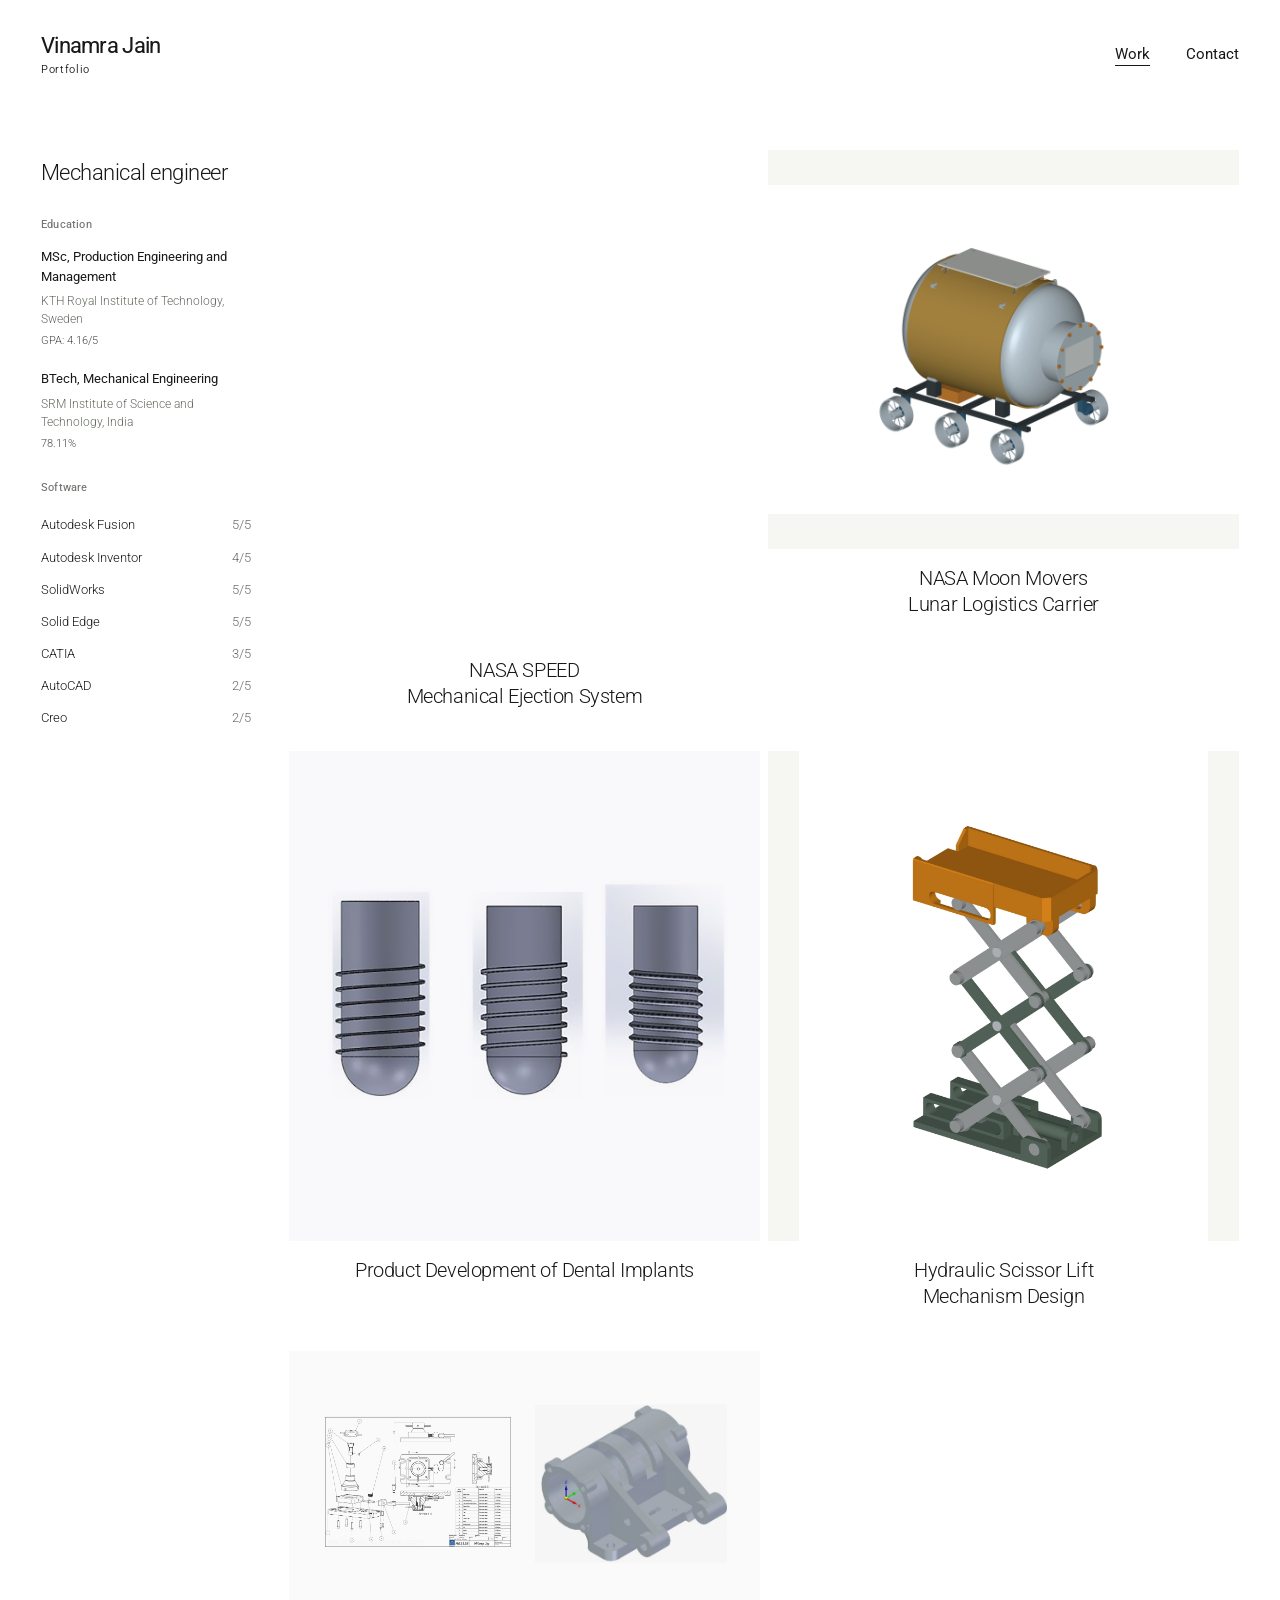
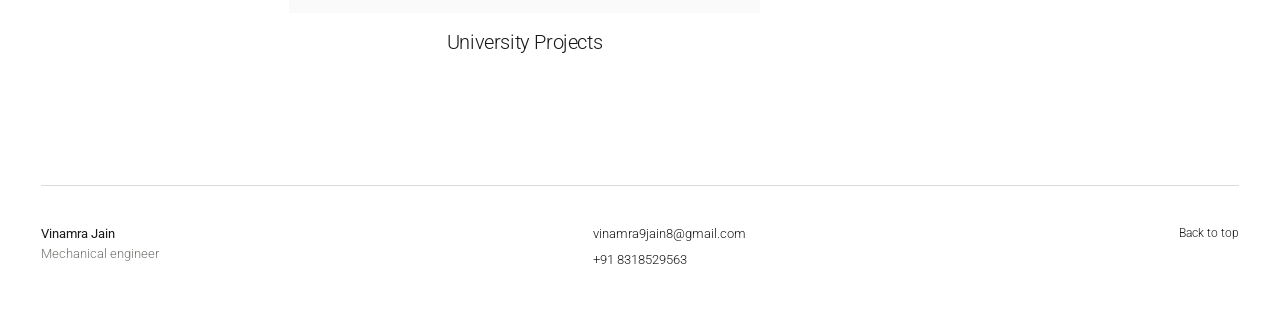
<file: index.html>
<!doctype html>
<html lang="en"><head><meta charset="UTF-8"/><meta name="viewport" content="width=device-width, initial-scale=1.0"/><link rel="icon" type="image/svg+xml" href="/favicon.svg"/><meta name="theme-color" content="#ffffff"/><meta name="description" content="Mechanical design work by Vinamra Jain. CAD architecture, mechanisms, assembly engineering and finite-element research."/><title>Vinamra Jain — Mechanical Design</title>  <script type="module" crossorigin src="/assets/index-CvhrBysk.js"></script>
  <link rel="stylesheet" crossorigin href="/assets/index-mKnkCIzh.css">
</head><body><div id="root"></div></body></html>
</file>
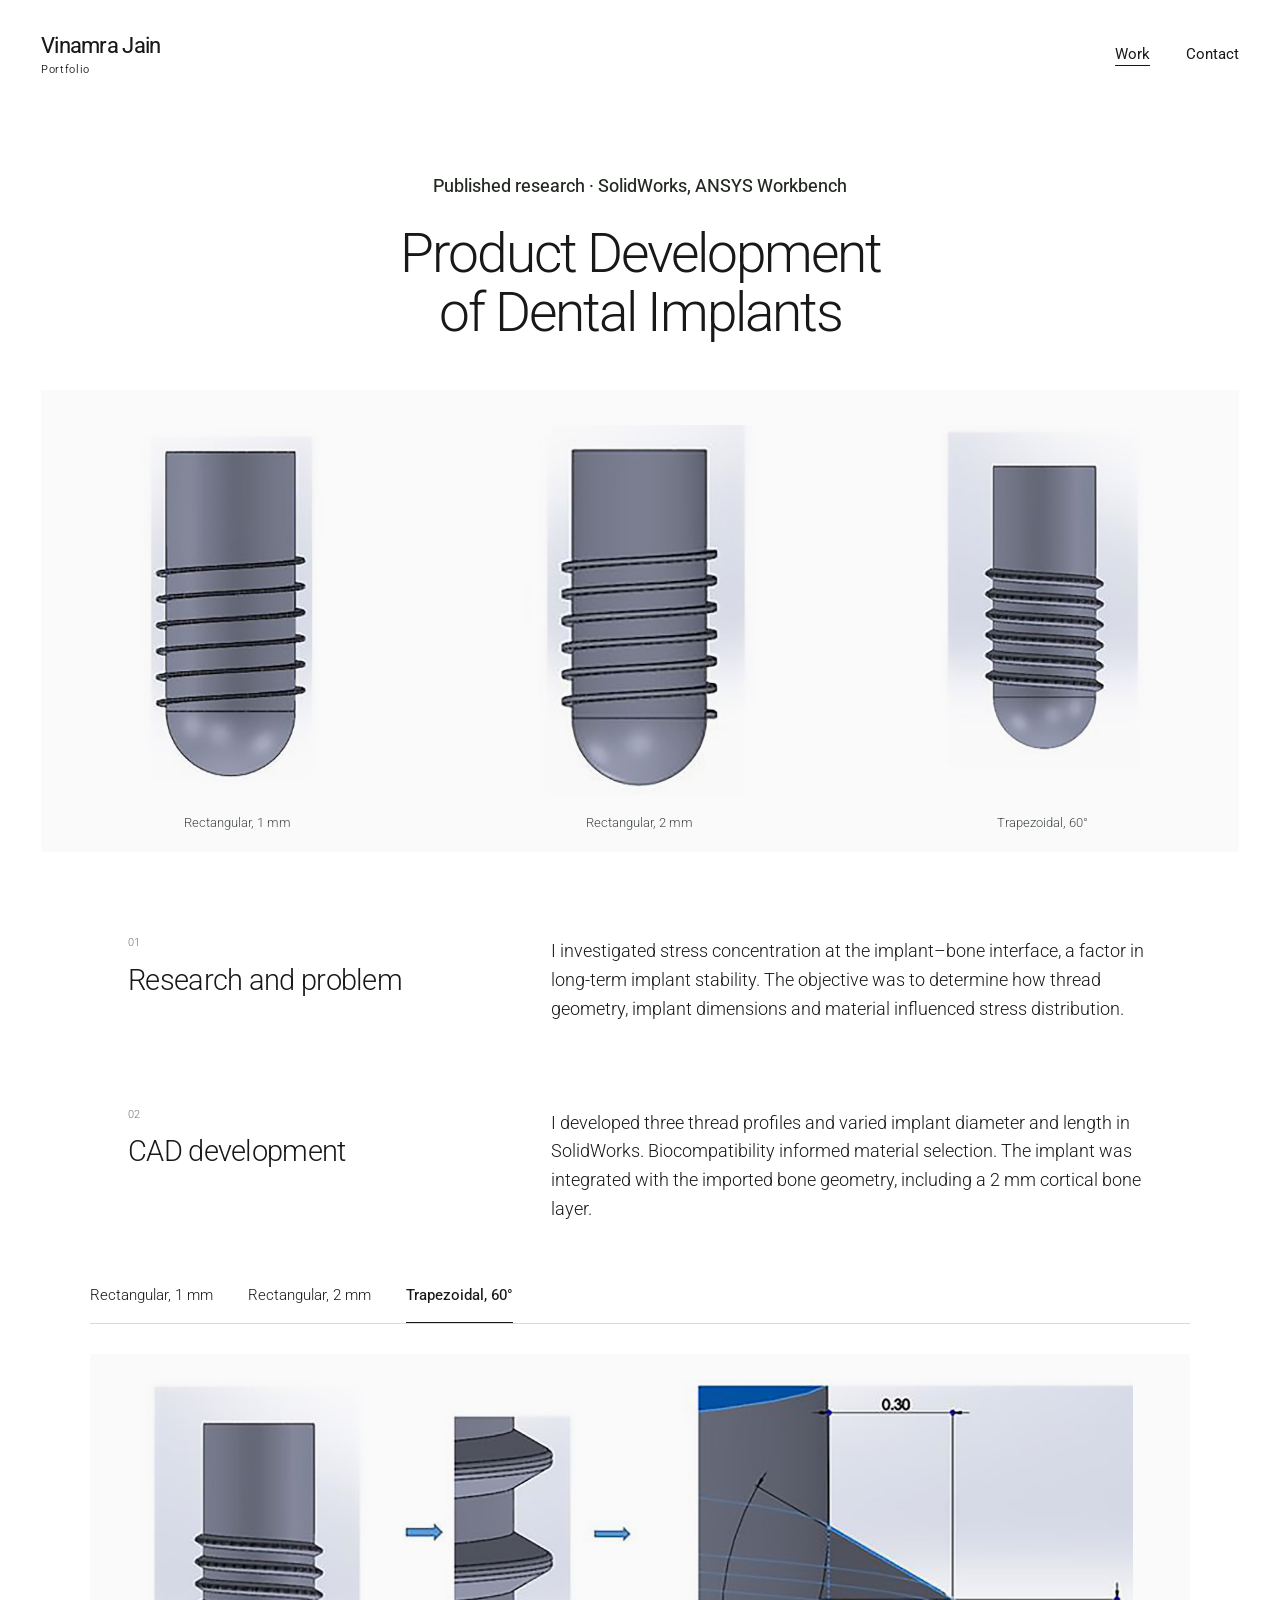
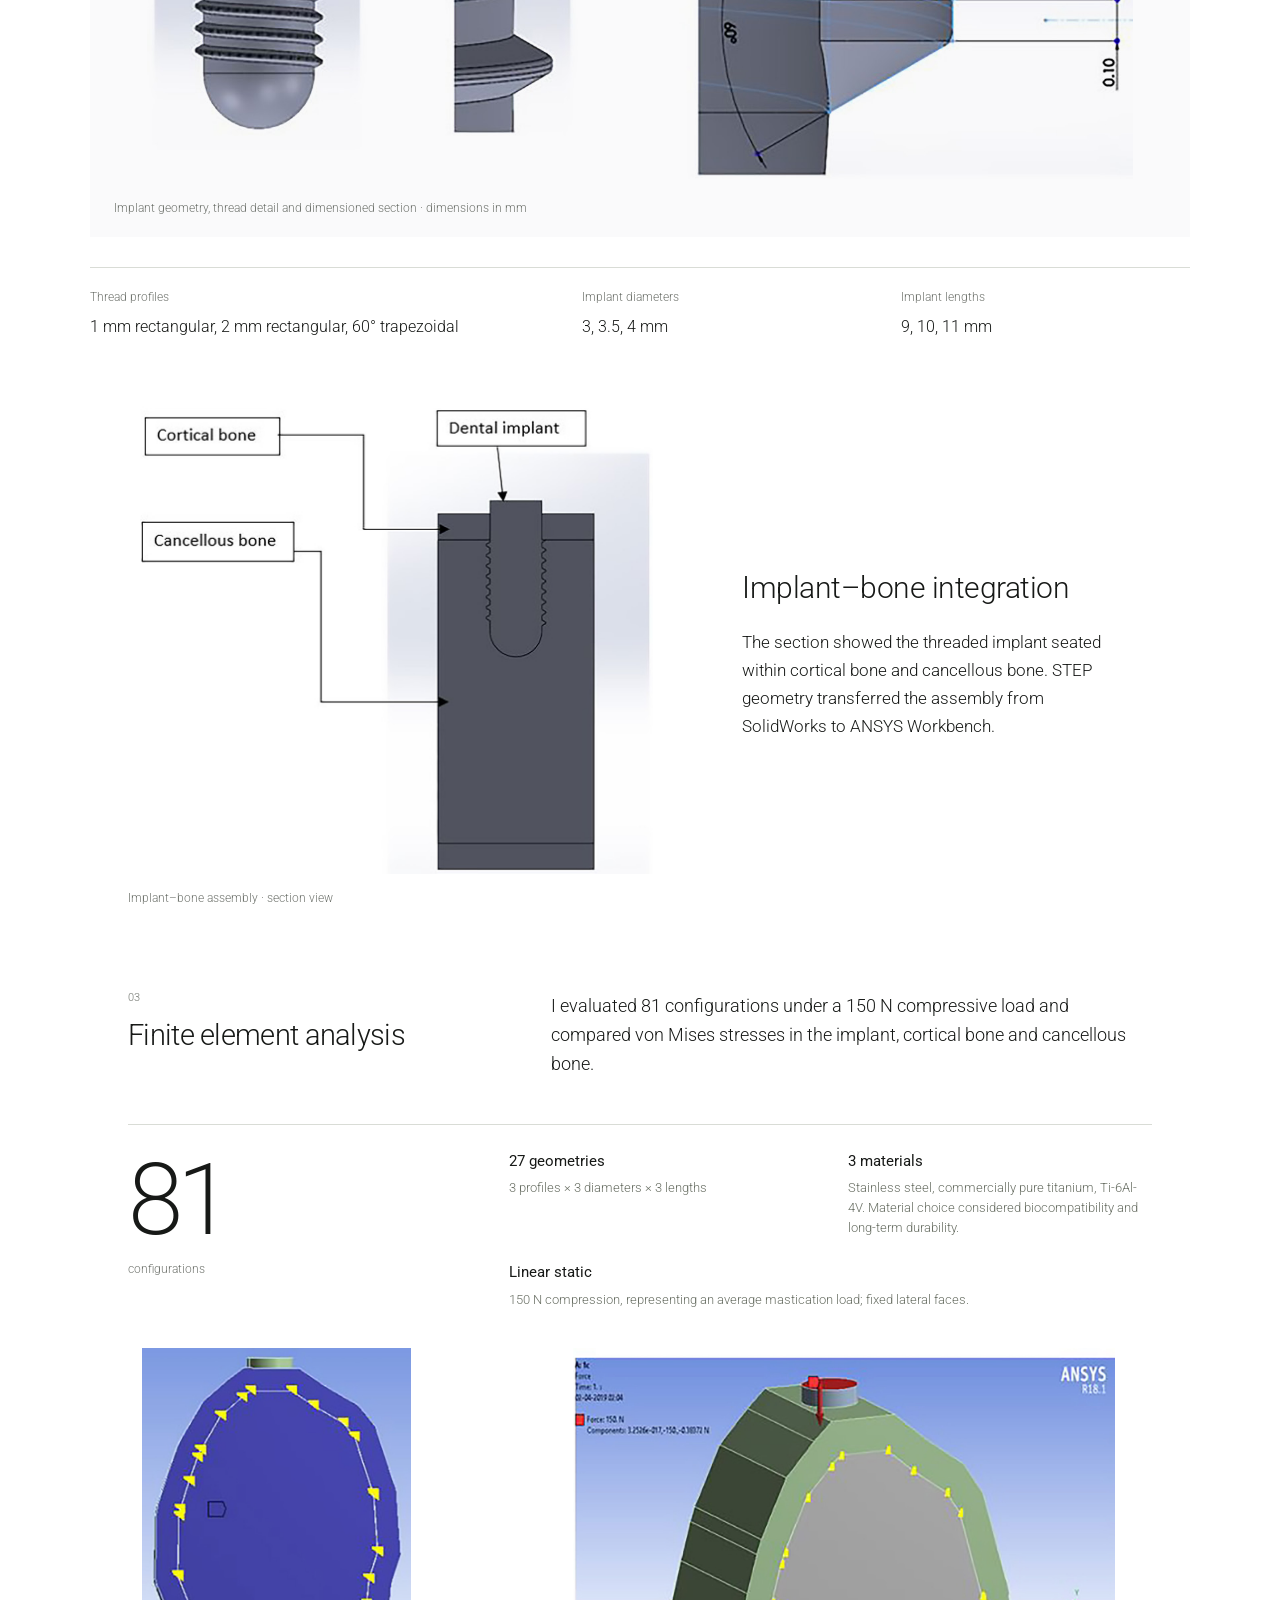
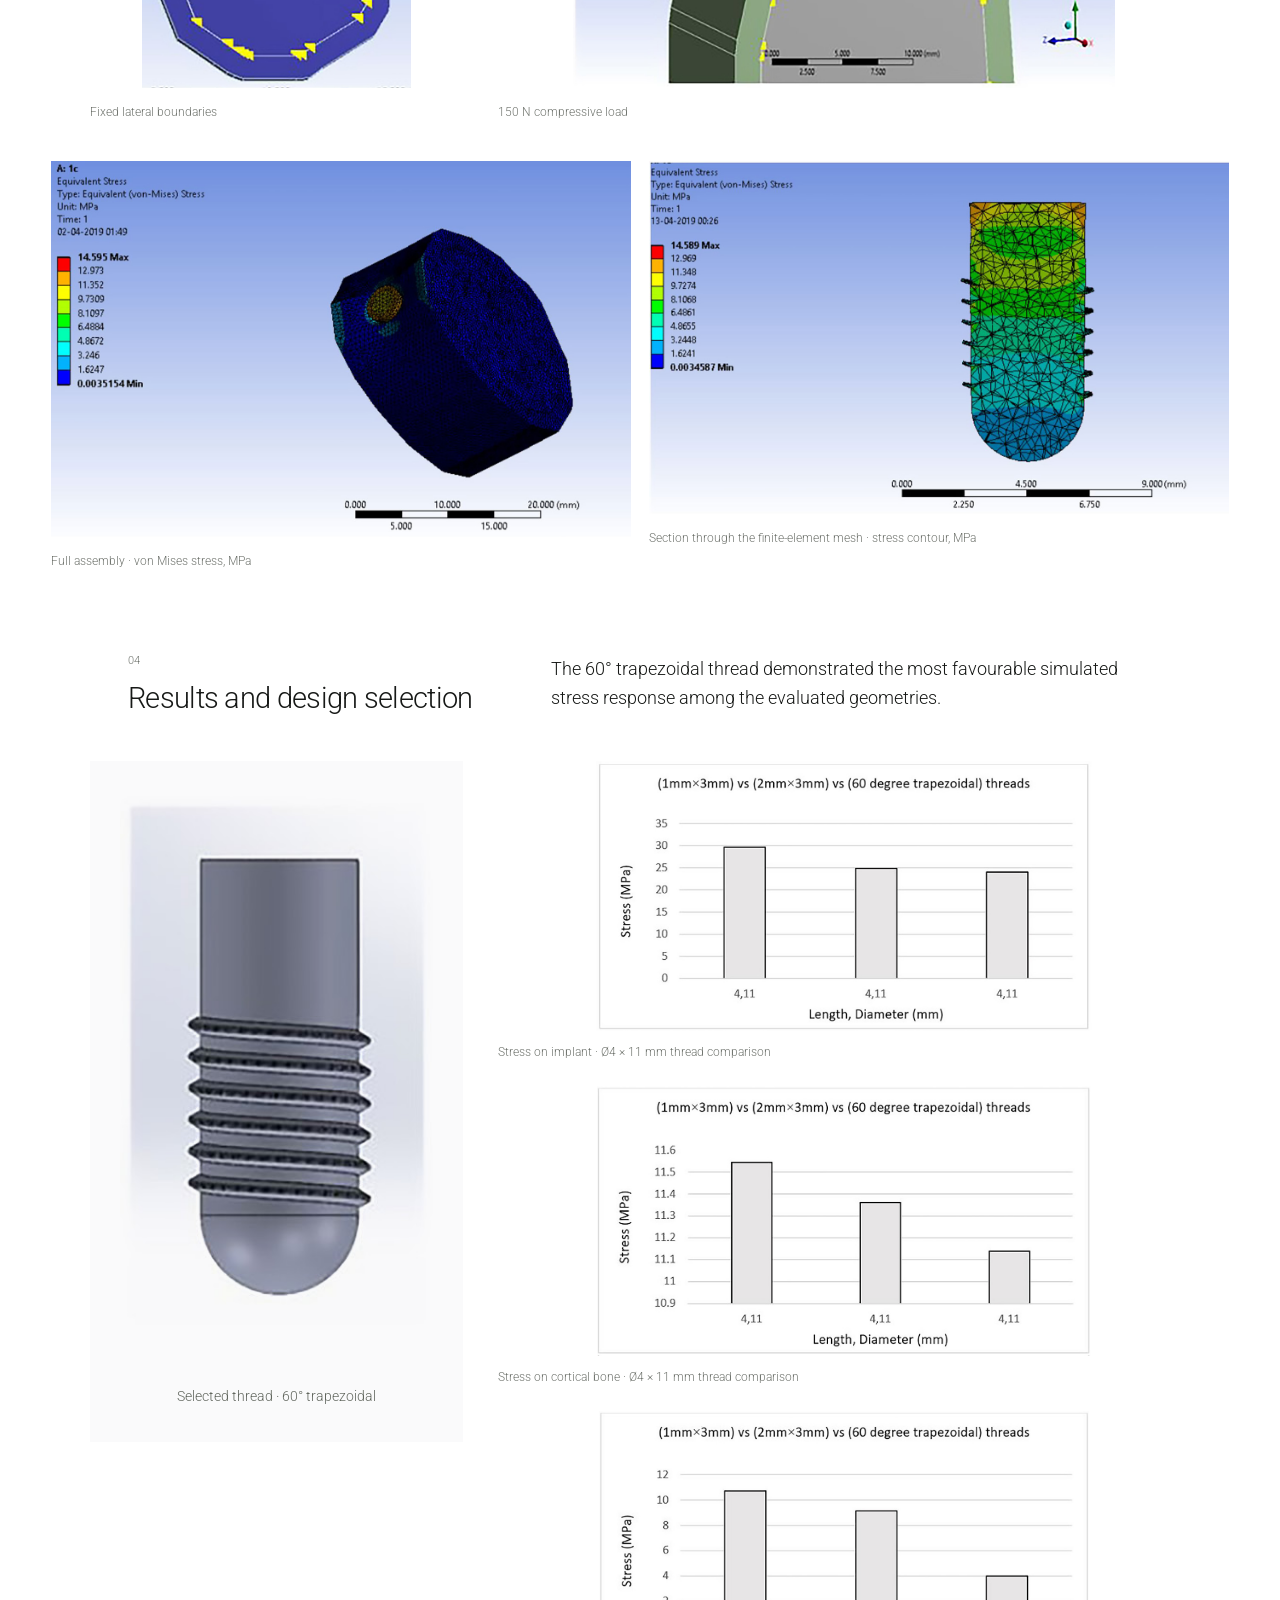
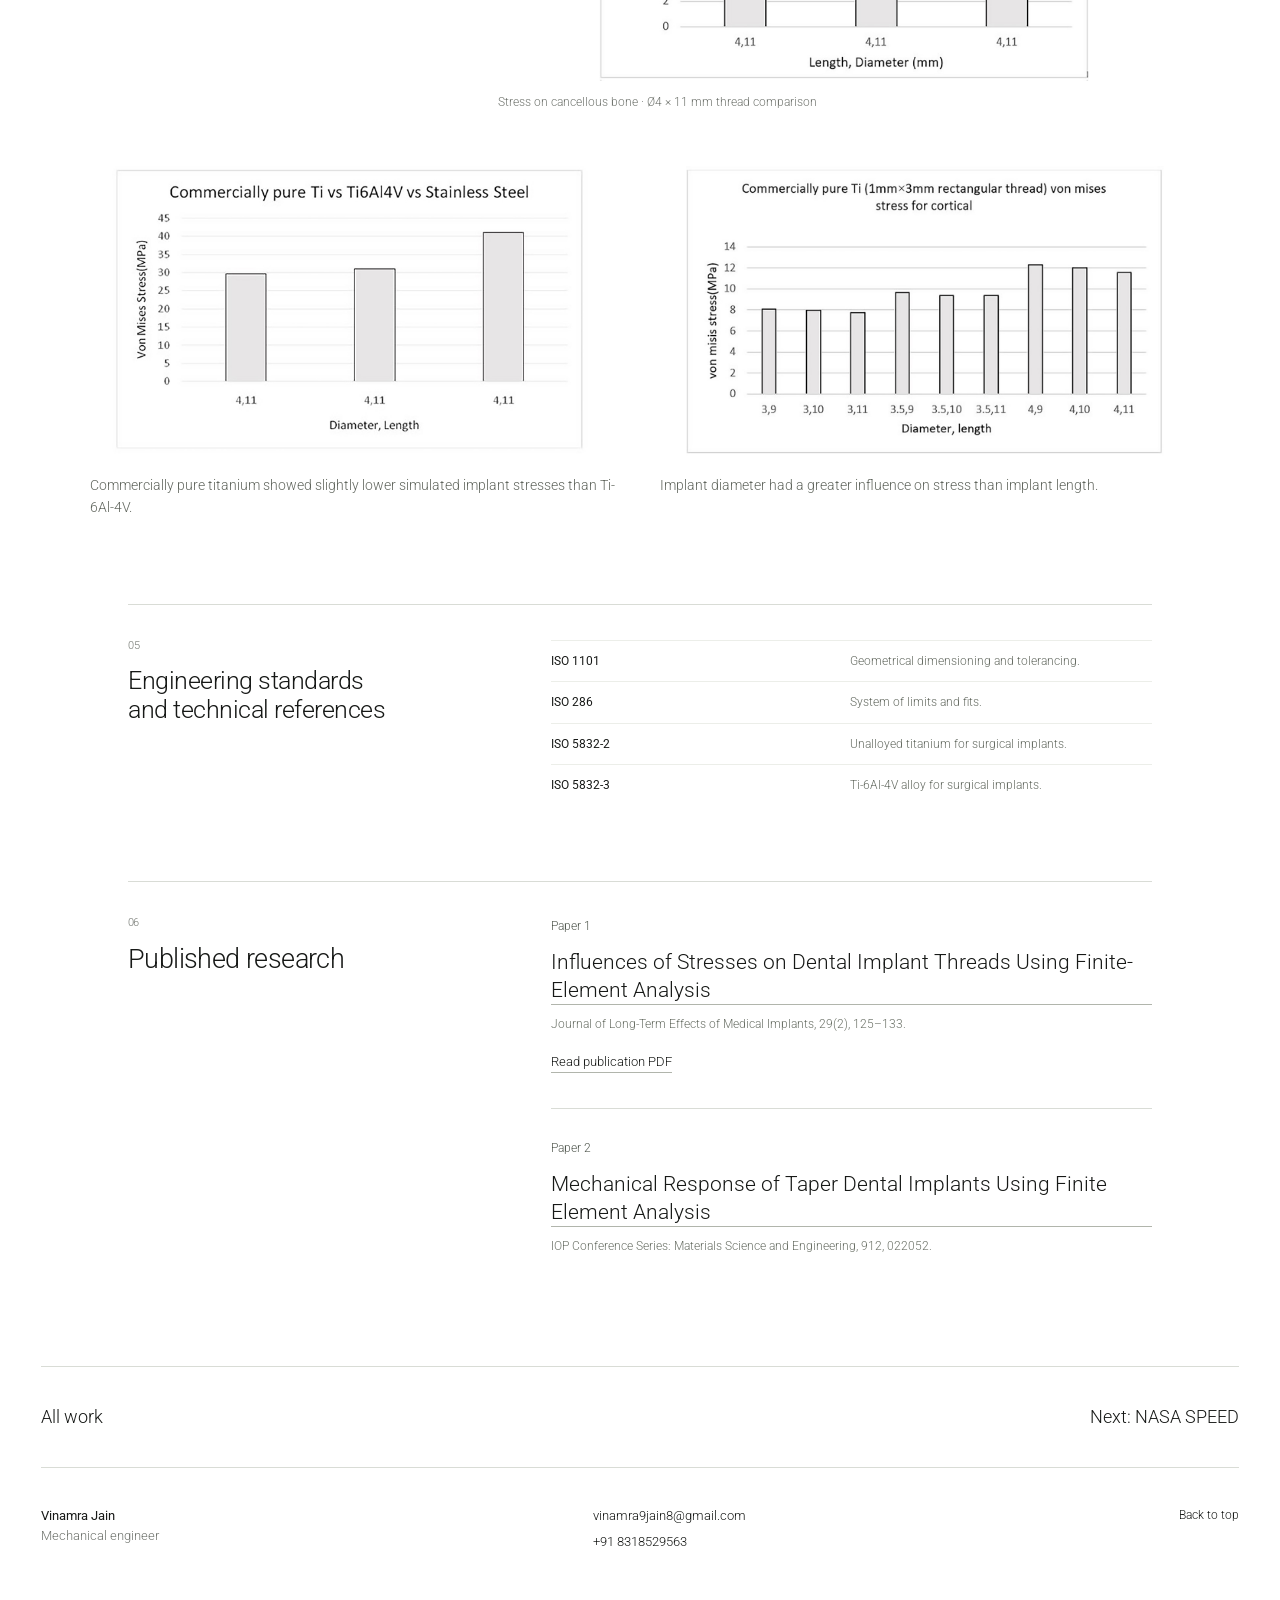
<file: work/dental/index.html>
<!doctype html>
<html lang="en"><head><meta charset="UTF-8"/><meta name="viewport" content="width=device-width, initial-scale=1.0"/><link rel="icon" type="image/svg+xml" href="/favicon.svg"/><meta name="theme-color" content="#ffffff"/><meta name="description" content="A 2019 mechanical design investigation: three implant thread profiles, 81 finite-element configurations and selection of the 60 degree trapezoidal thread."/><title>Product Development of Dental Implants — Vinamra Jain</title>  <script type="module" crossorigin src="/assets/index-CvhrBysk.js"></script>
  <link rel="stylesheet" crossorigin href="/assets/index-mKnkCIzh.css">
</head><body><div id="root"></div></body></html>
</file>
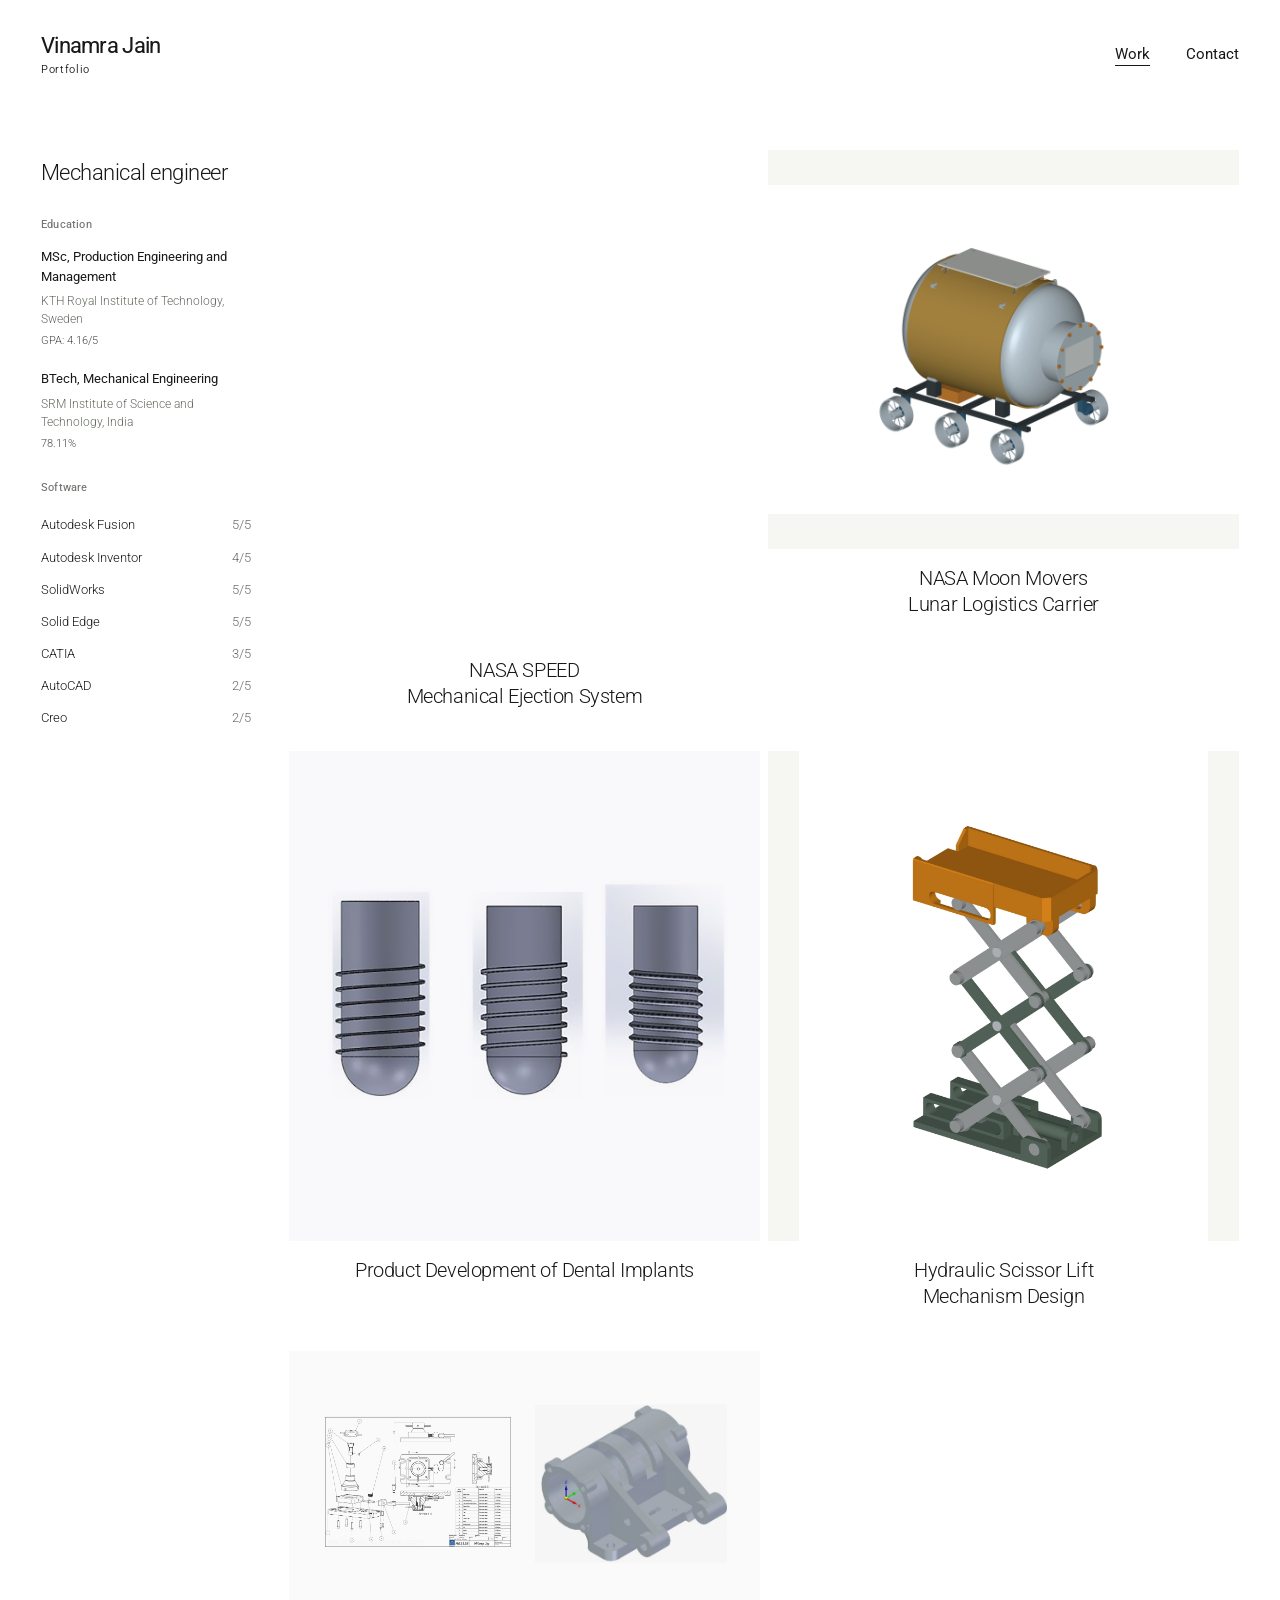
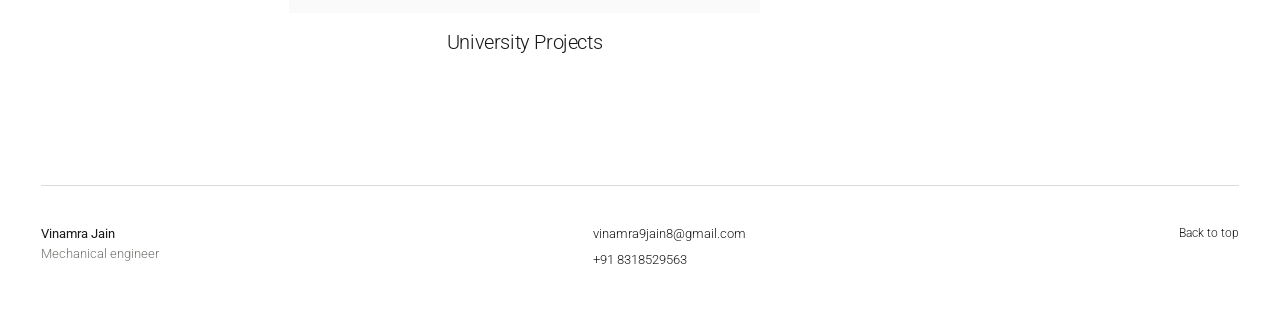
<file: work/moon-movers/index.html>
<!doctype html>
<html lang="en"><head><meta charset="UTF-8"/><meta name="viewport" content="width=device-width, initial-scale=1.0"/><link rel="icon" type="image/svg+xml" href="/favicon.svg"/><meta name="theme-color" content="#ffffff"/><meta name="description" content="A lunar cargo carrier and automated receiver with labelled 3D models, a cargo transfer animation and engineering design decisions."/><title>NASA Moon Movers Lunar Logistics Carrier</title>  <script type="module" crossorigin src="/assets/index-CvhrBysk.js"></script>
  <link rel="stylesheet" crossorigin href="/assets/index-mKnkCIzh.css">
</head><body><div id="root"></div></body></html>
</file>
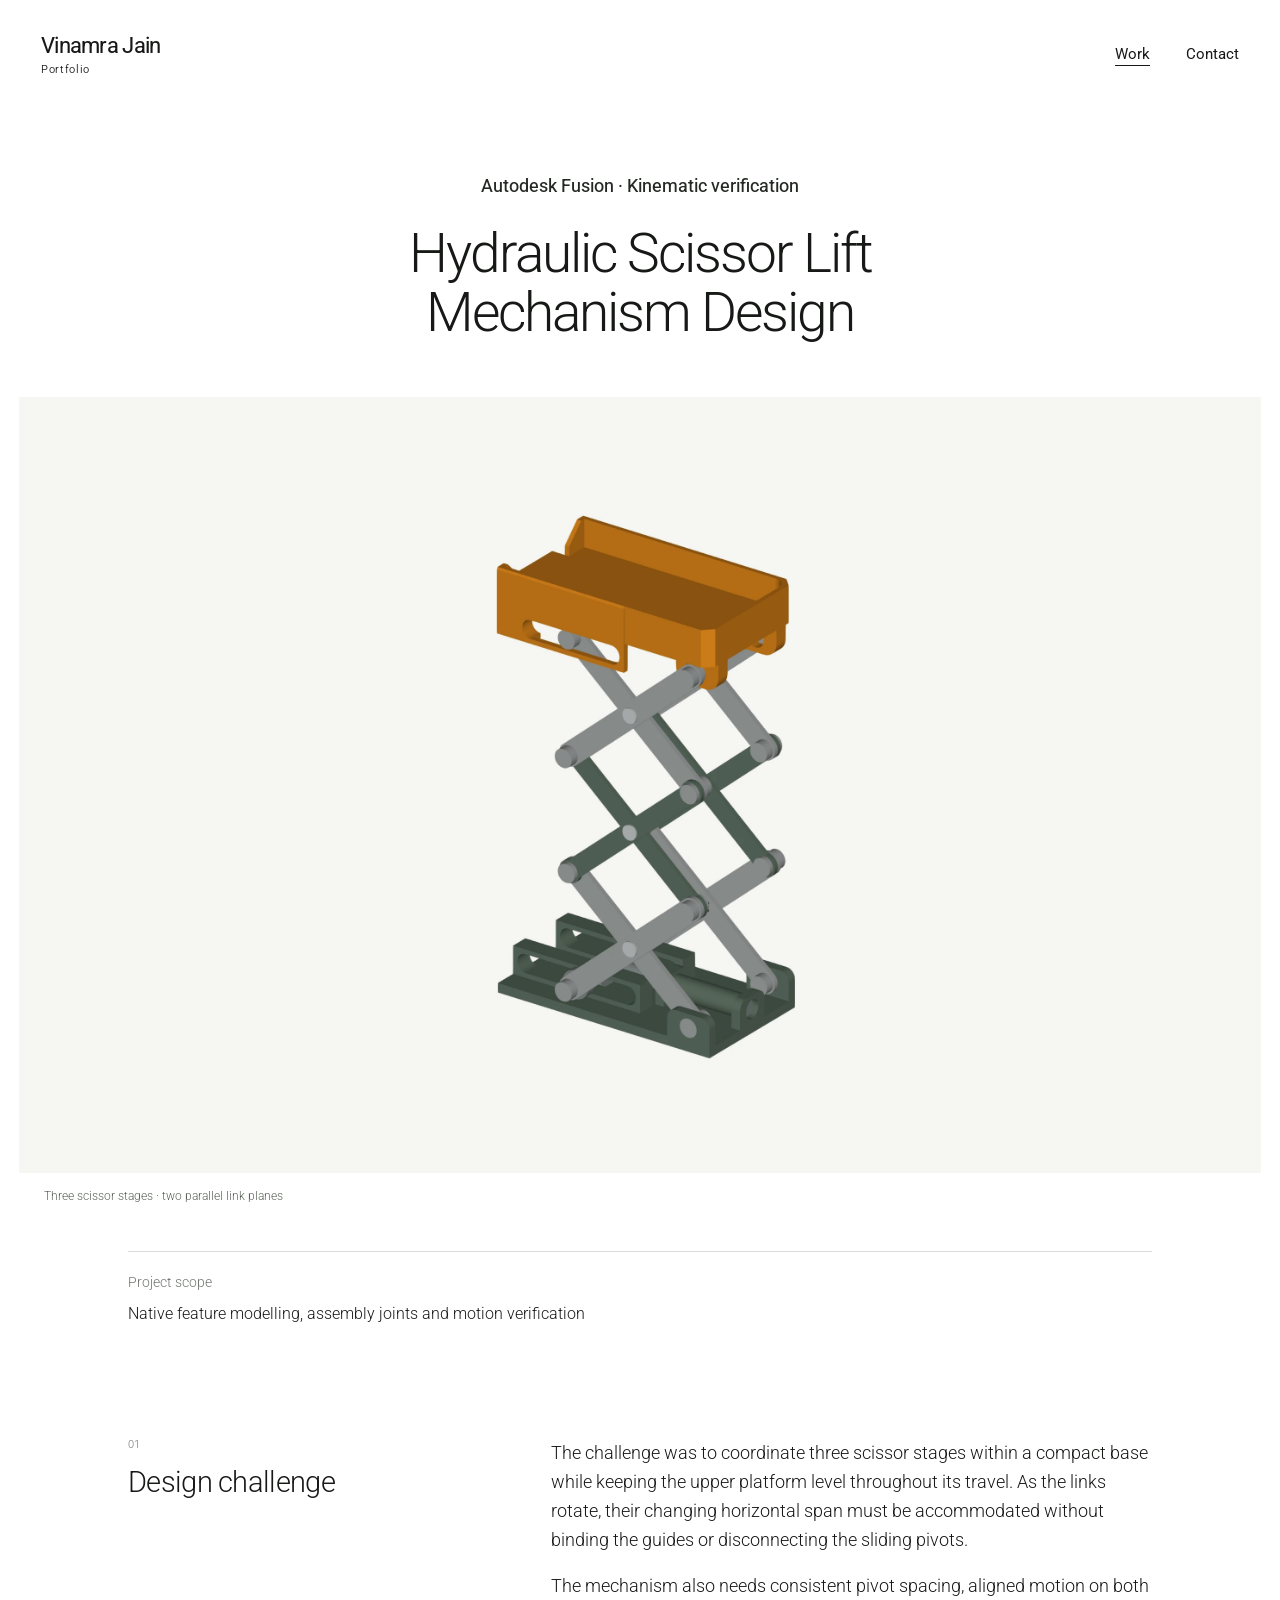
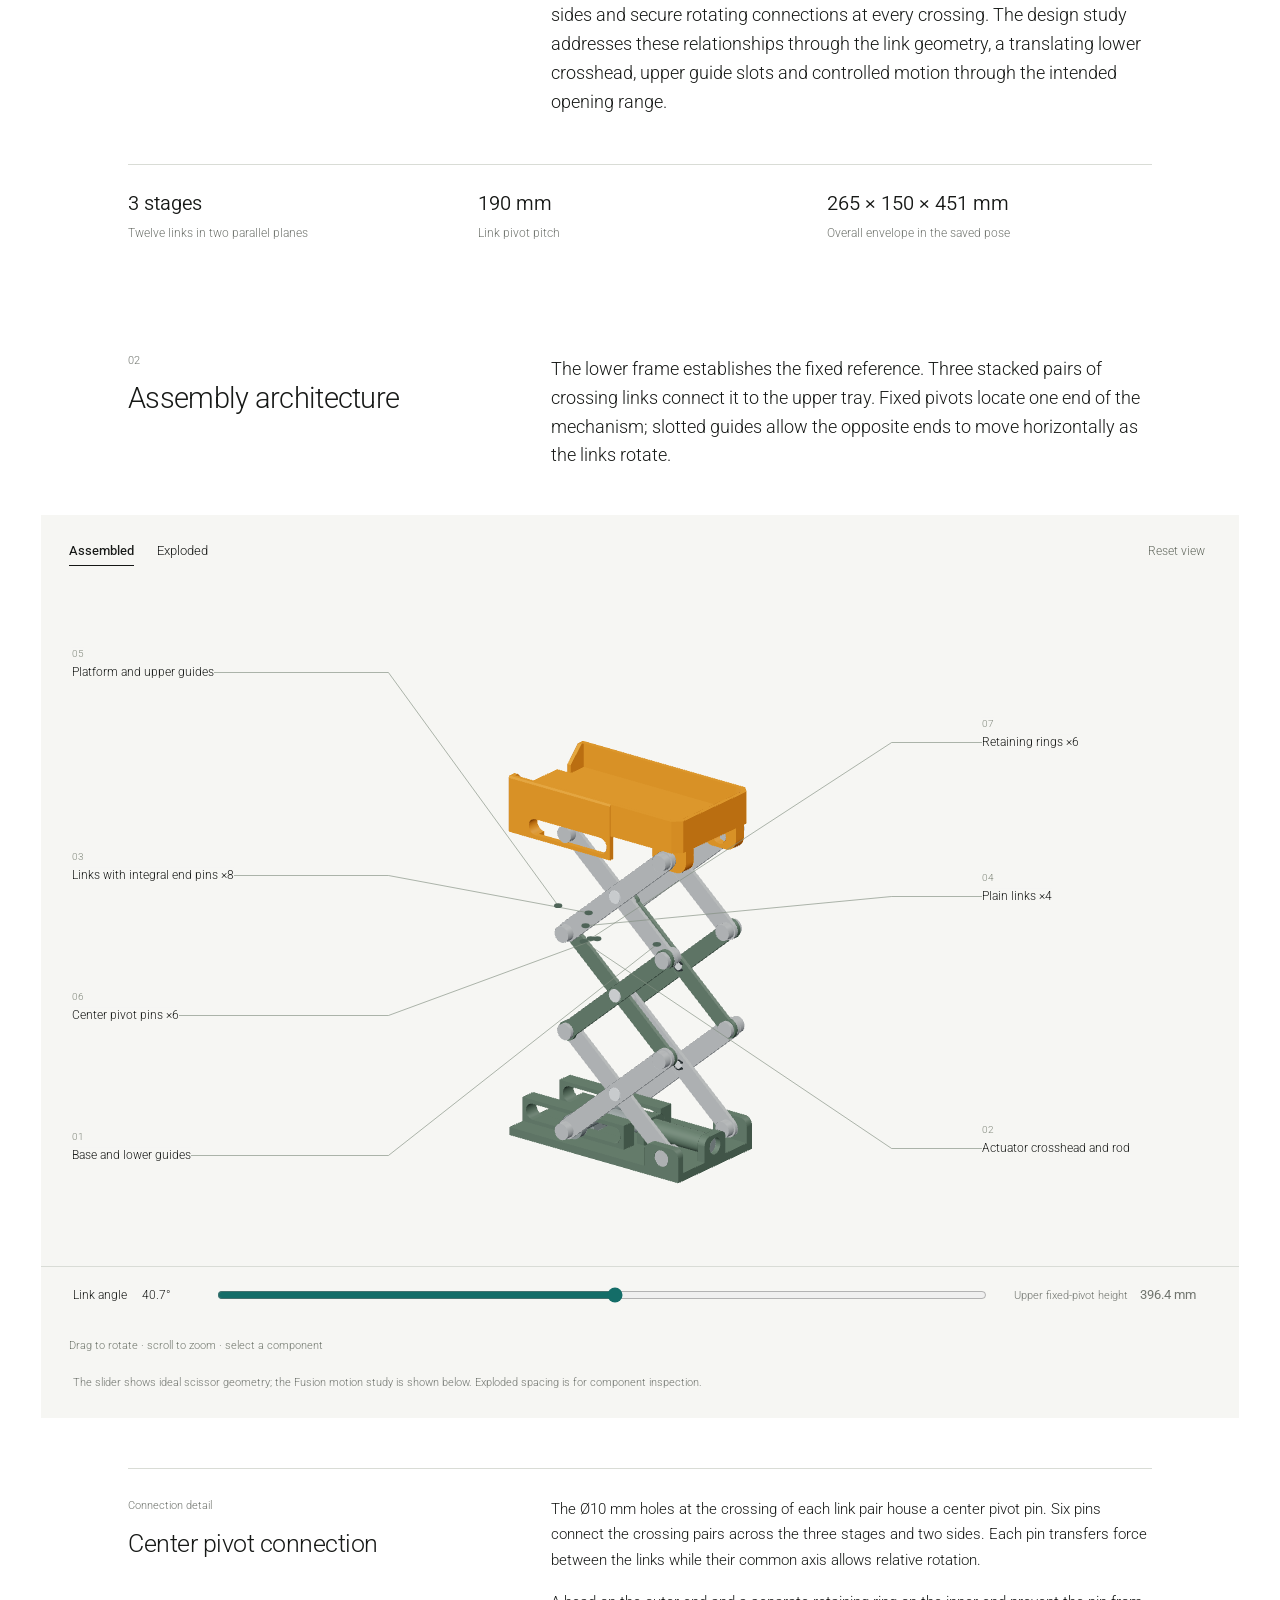
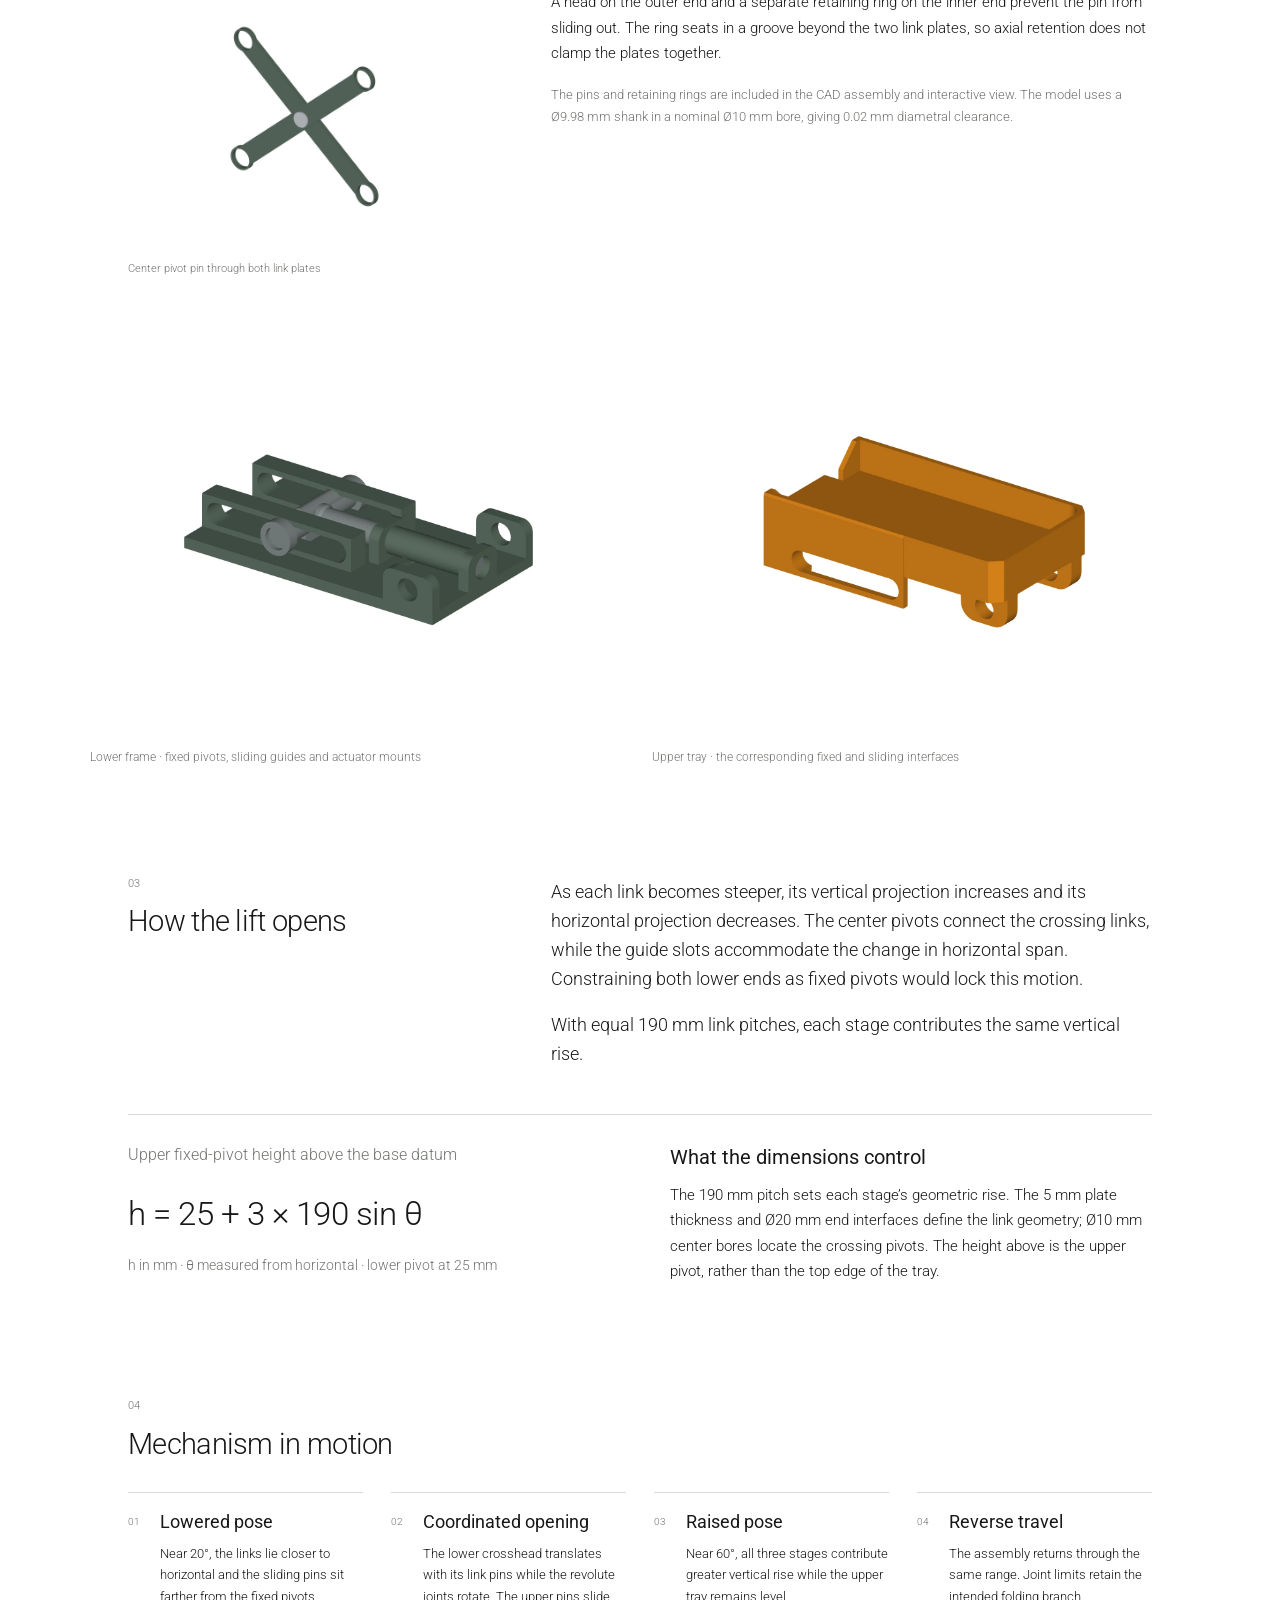
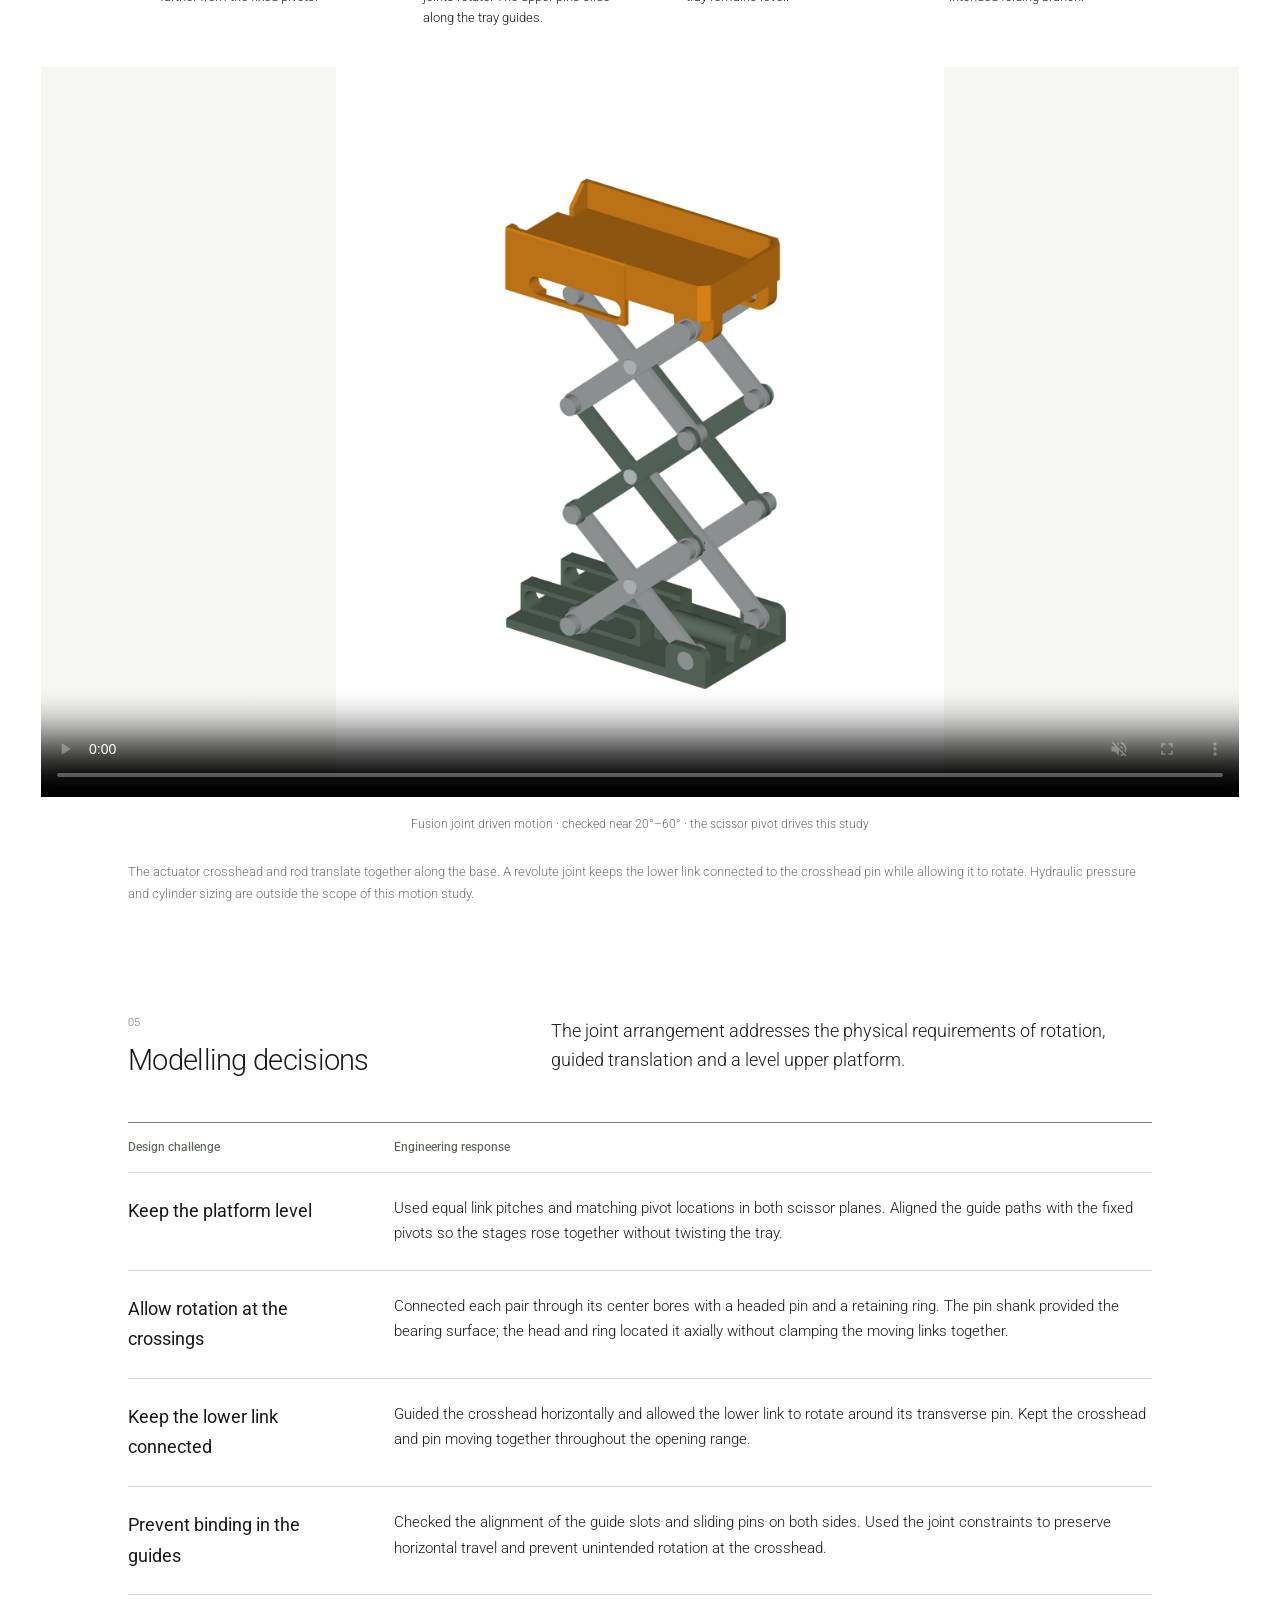
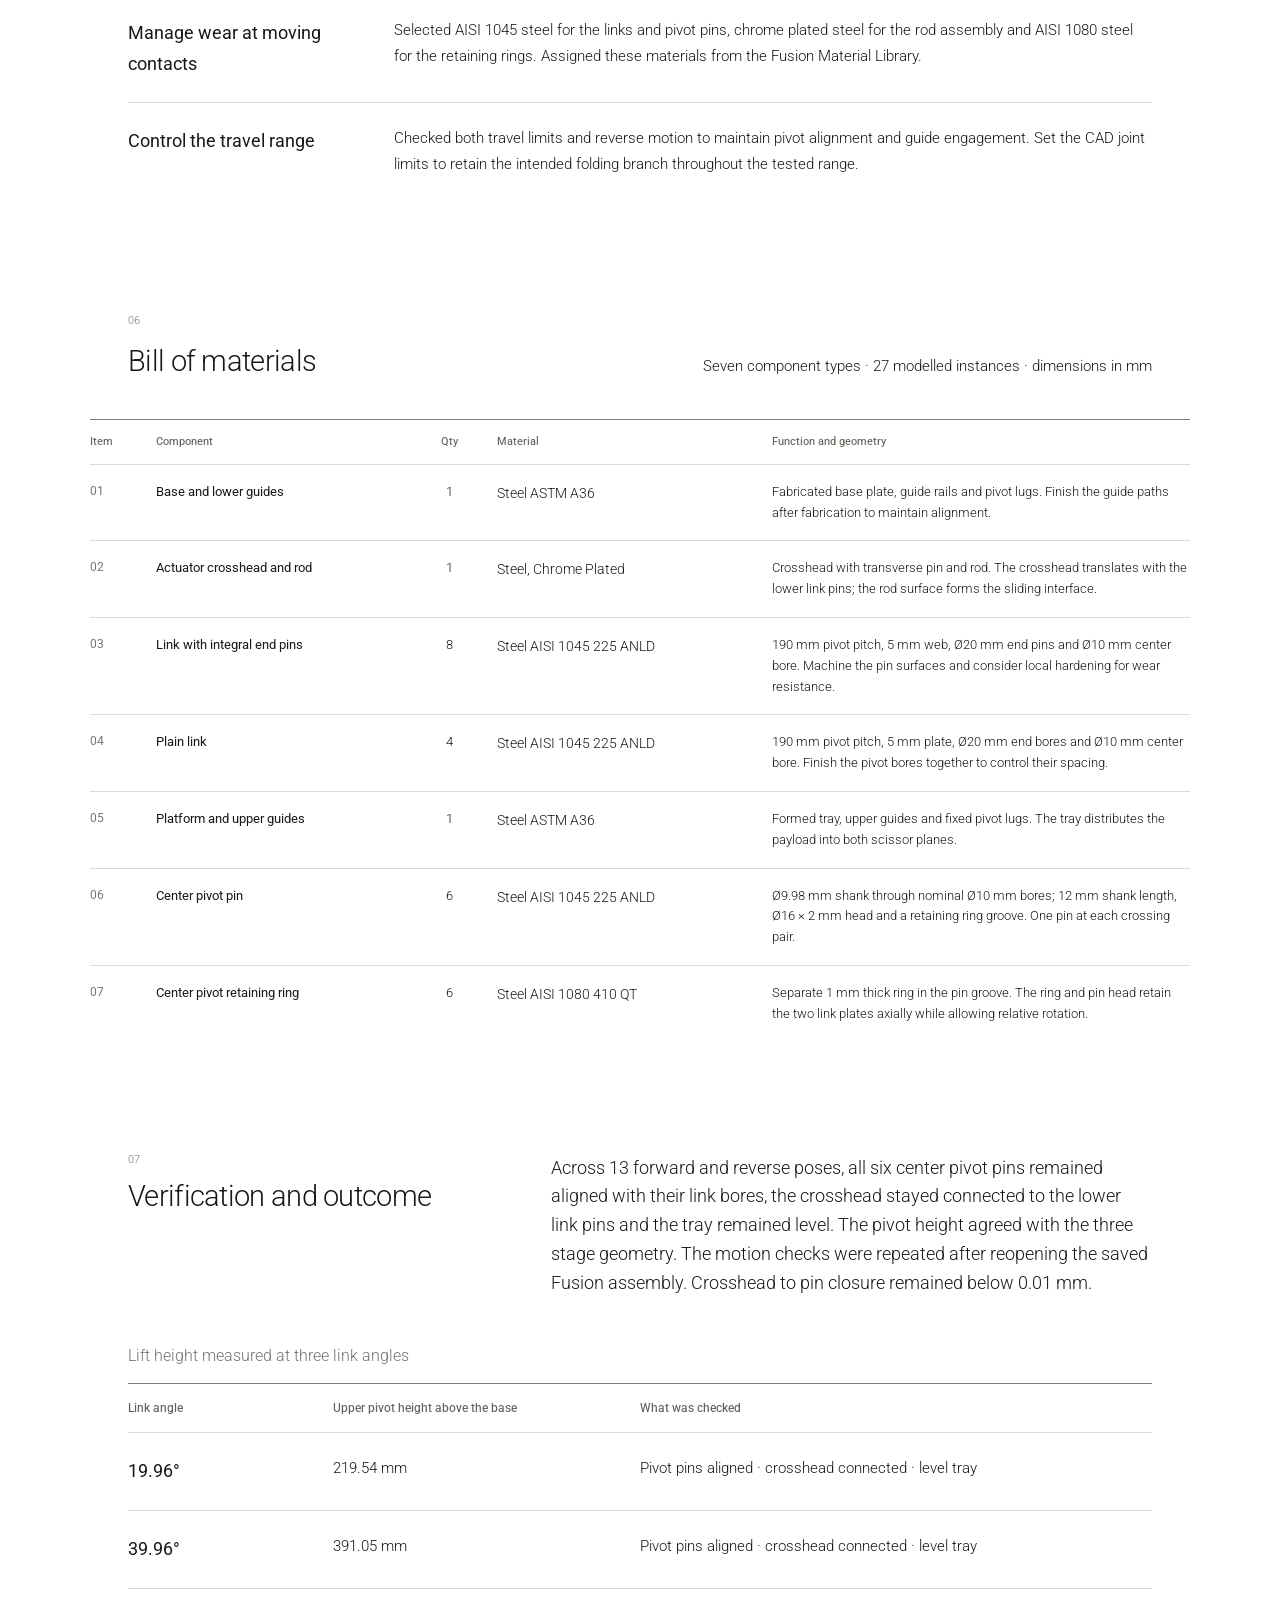
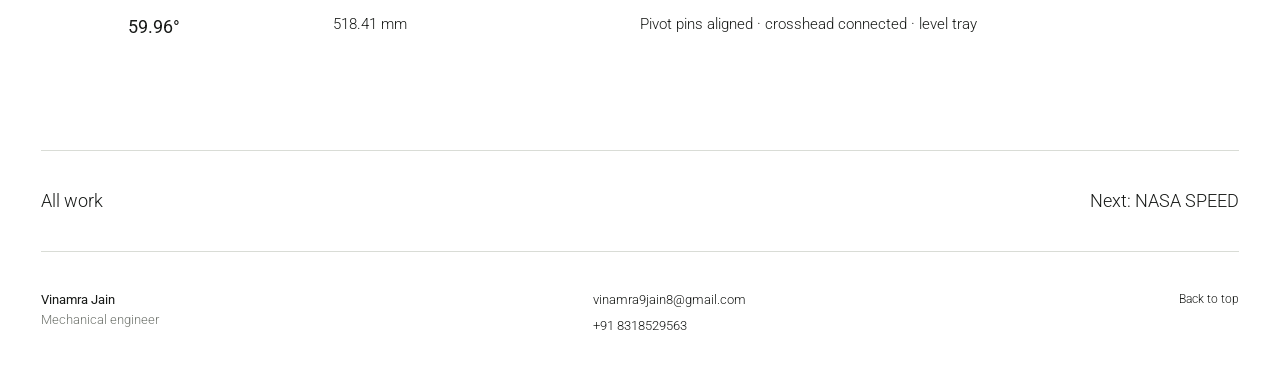
<file: work/scissor-lift/index.html>
<!doctype html>
<html lang="en"><head><meta charset="UTF-8"/><meta name="viewport" content="width=device-width, initial-scale=1.0"/><link rel="icon" type="image/svg+xml" href="/favicon.svg"/><meta name="theme-color" content="#ffffff"/><meta name="description" content="Hydraulic scissor lift mechanism design in Autodesk Fusion: an interactive assembly, three stage kinematics, pivot connections, material selections and verified joint motion."/><title>Hydraulic Scissor Lift — Vinamra Jain</title>  <script type="module" crossorigin src="/assets/index-CvhrBysk.js"></script>
  <link rel="stylesheet" crossorigin href="/assets/index-mKnkCIzh.css">
</head><body><div id="root"></div></body></html>
</file>
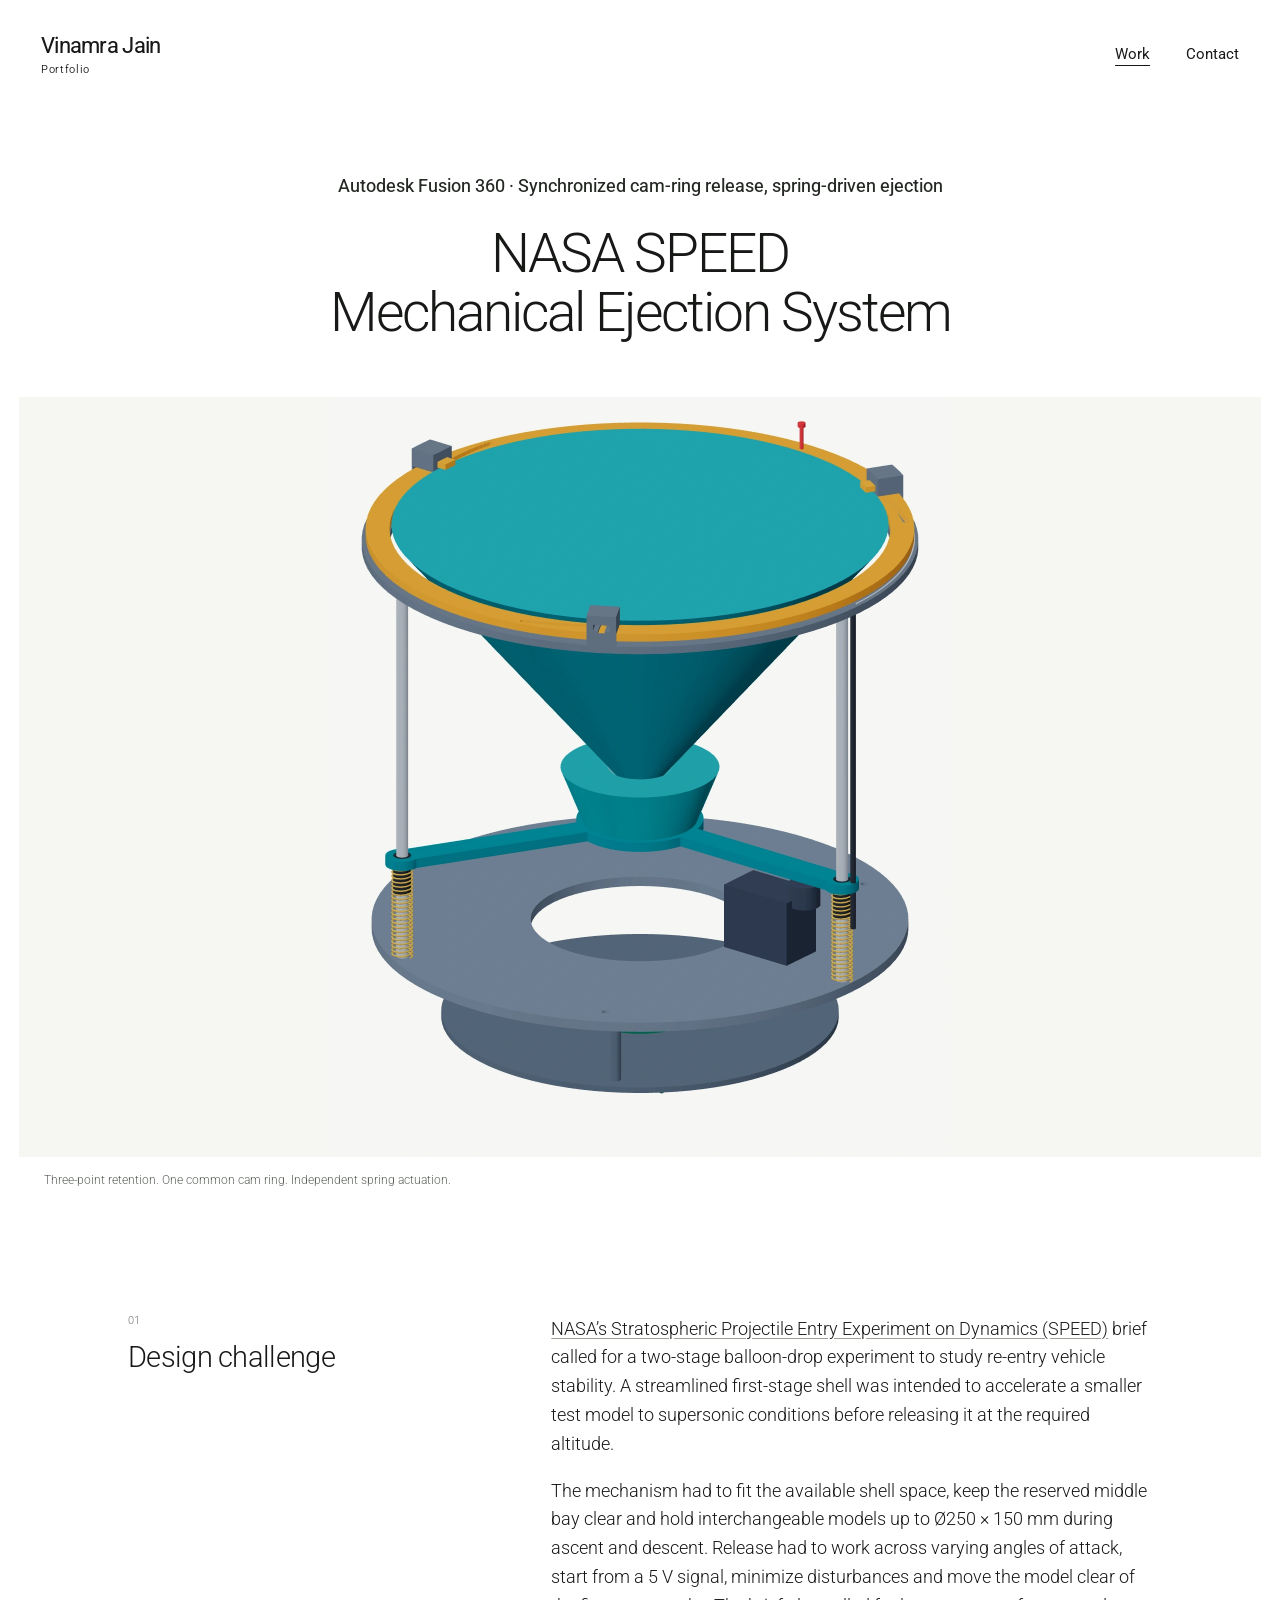
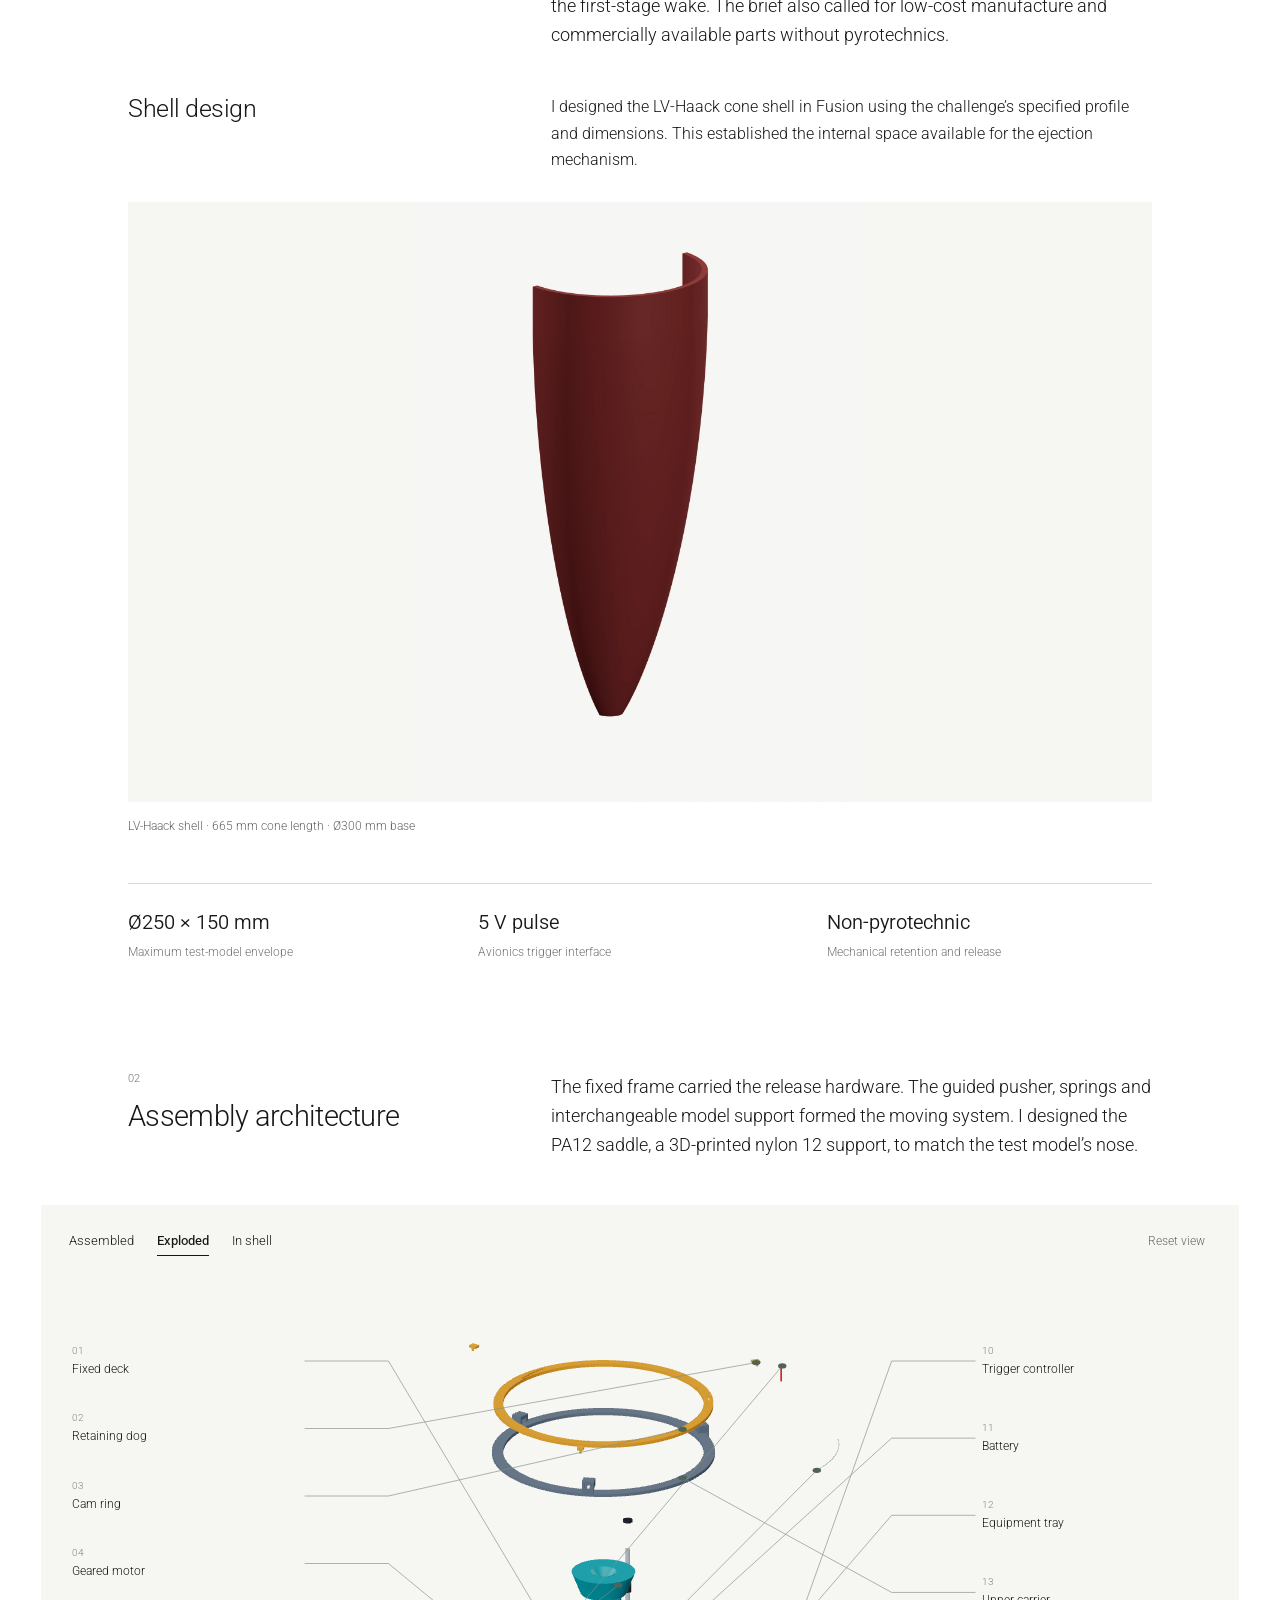
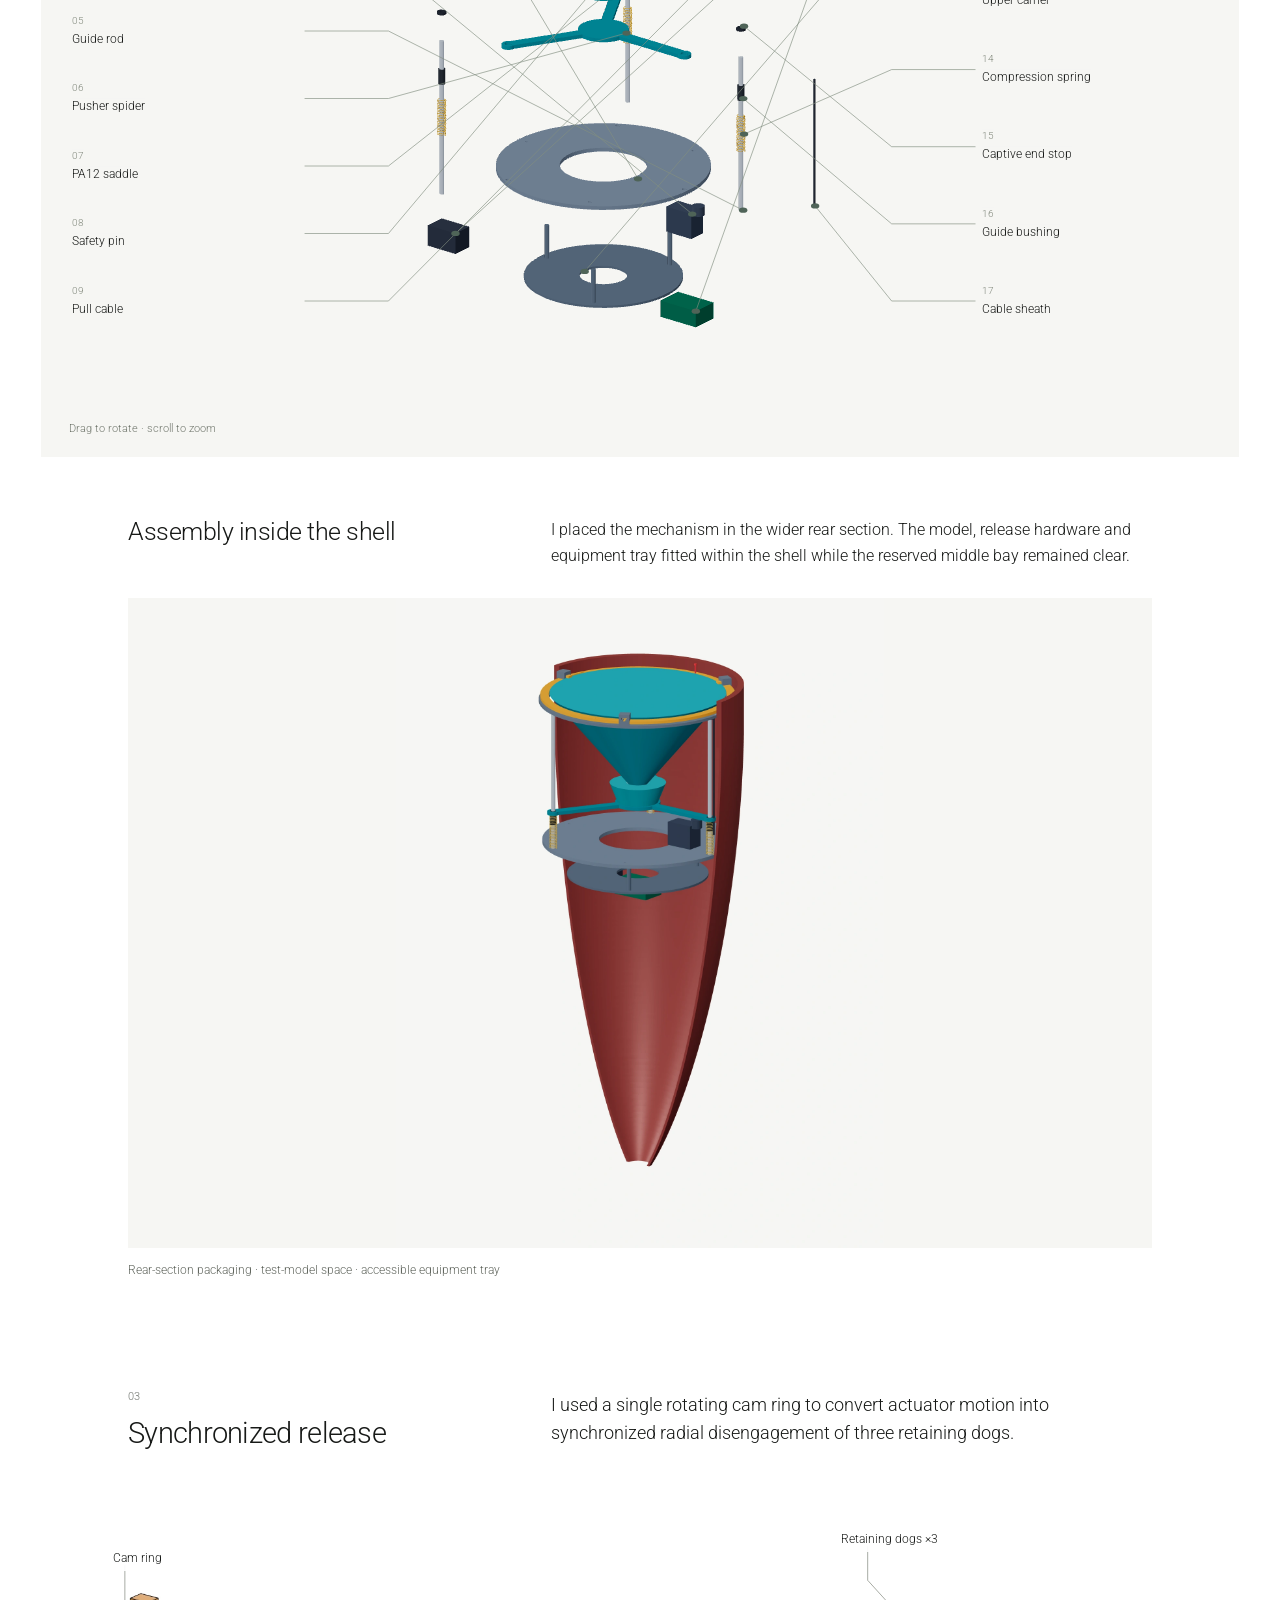
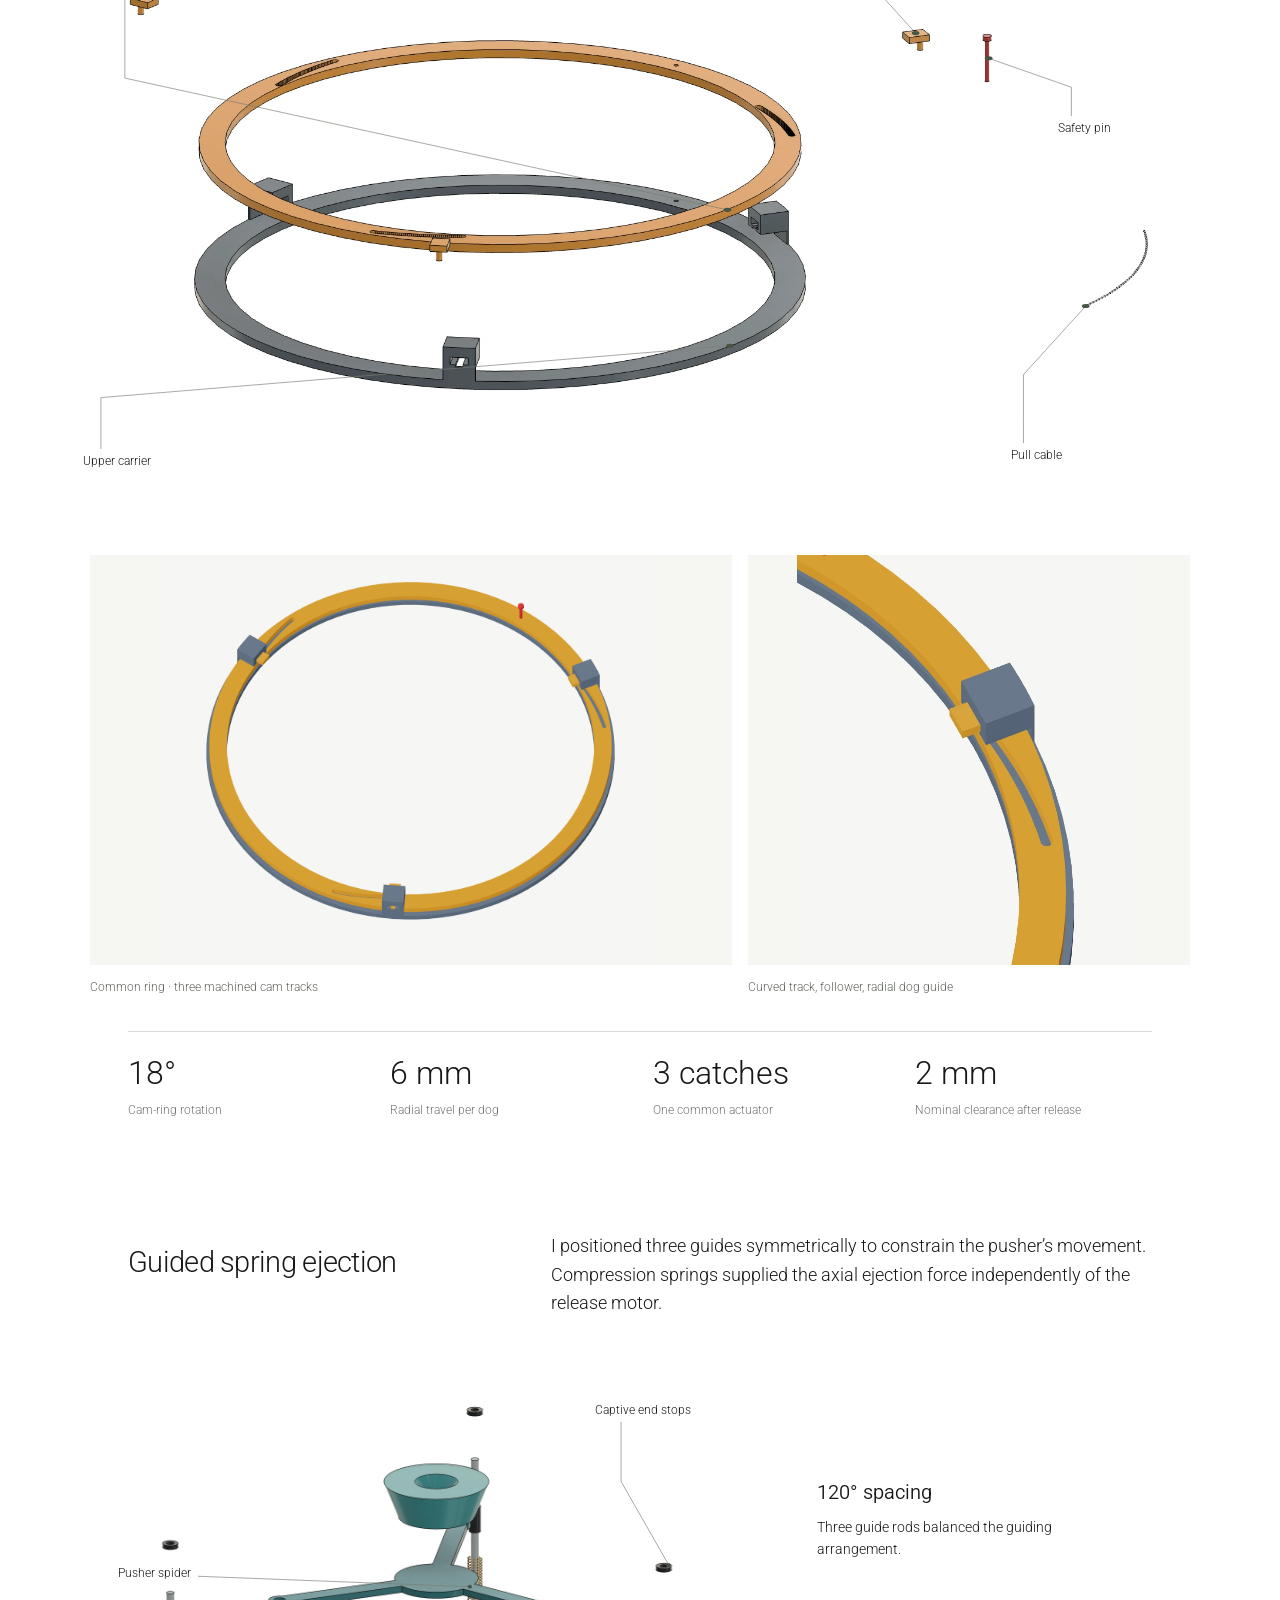
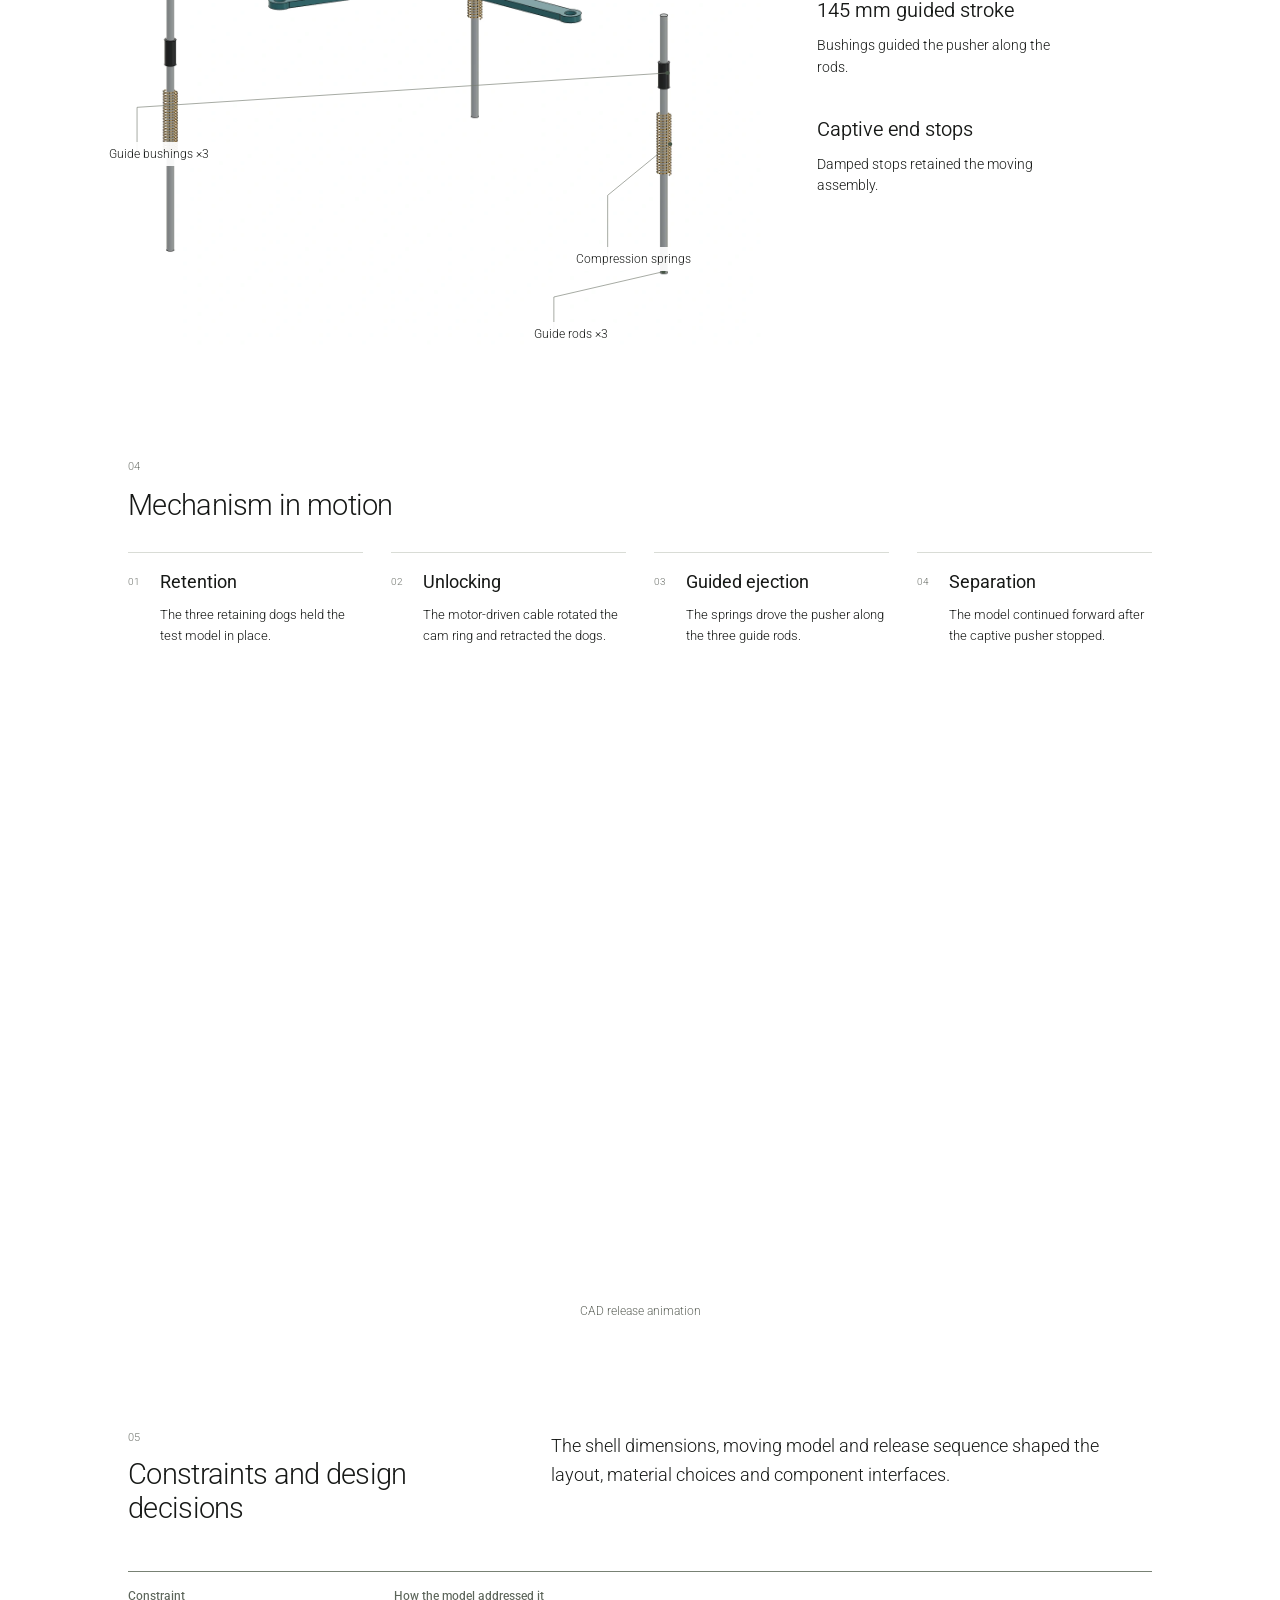
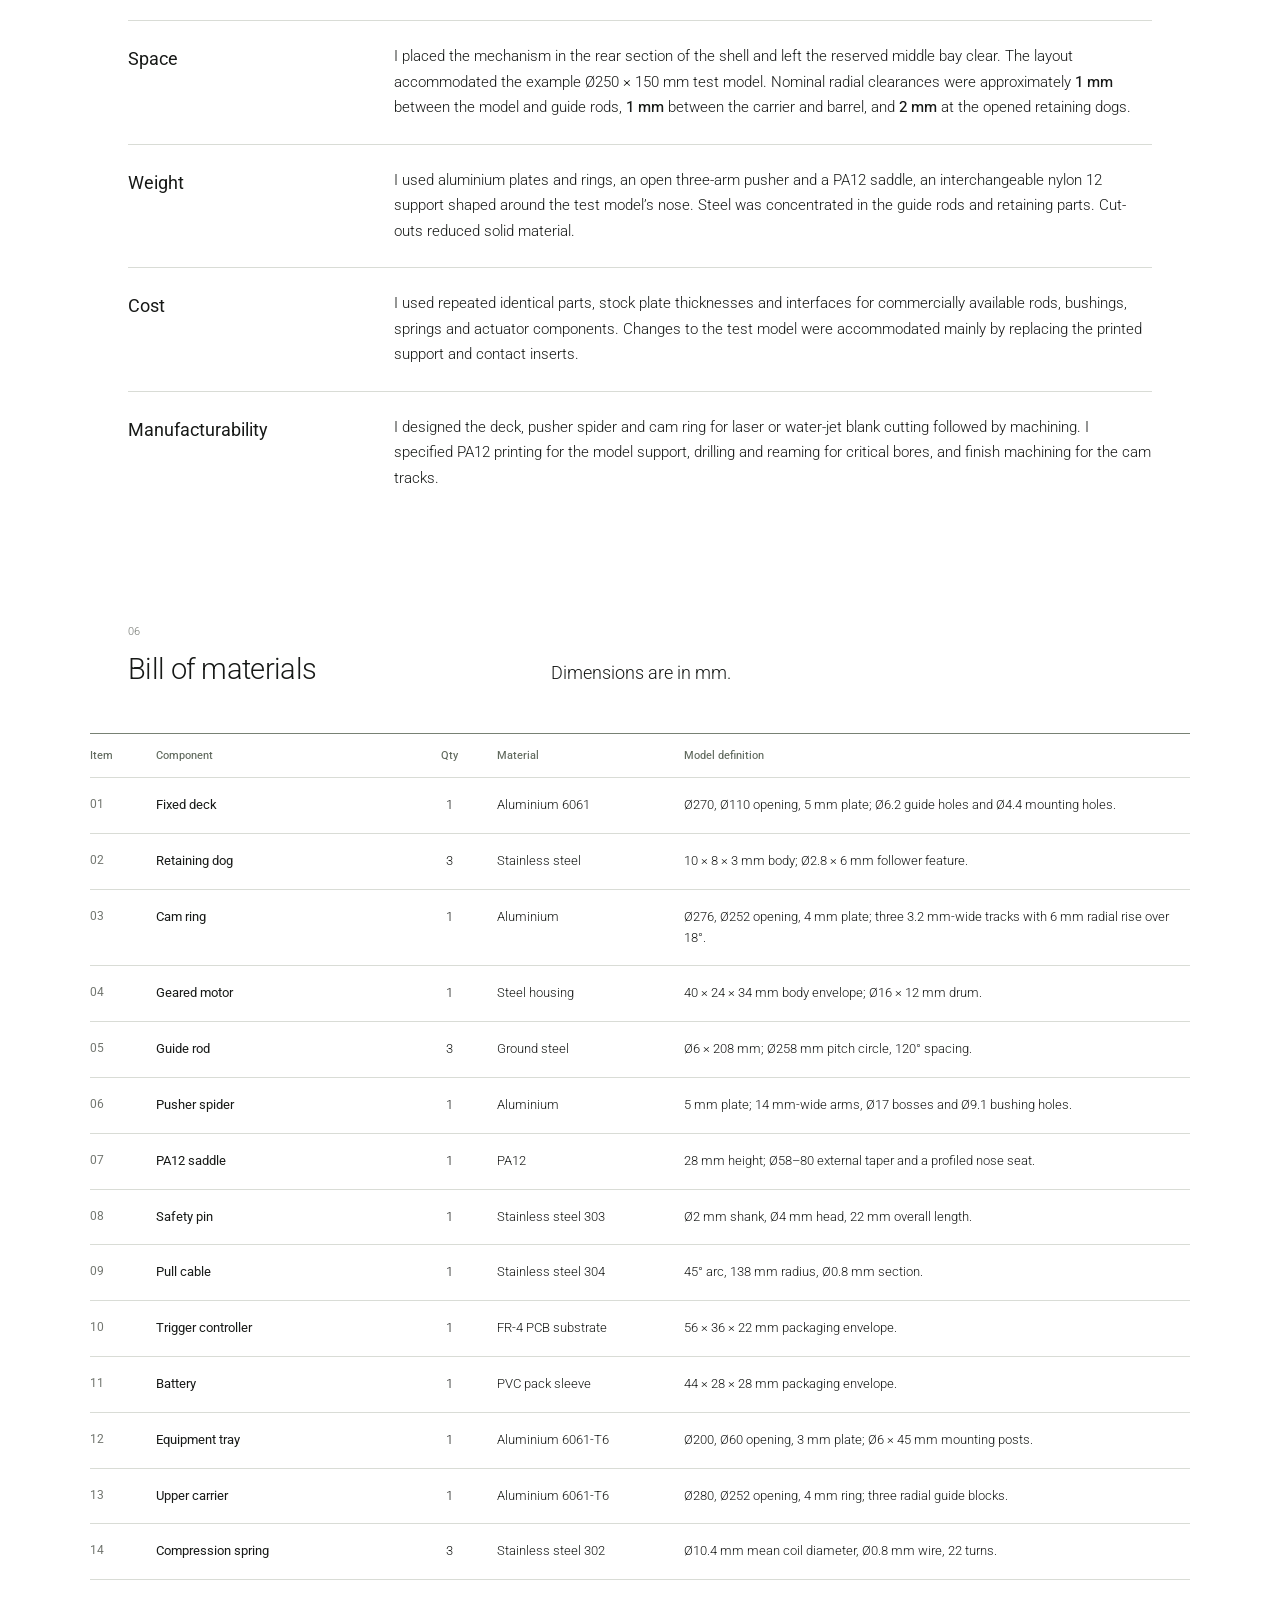
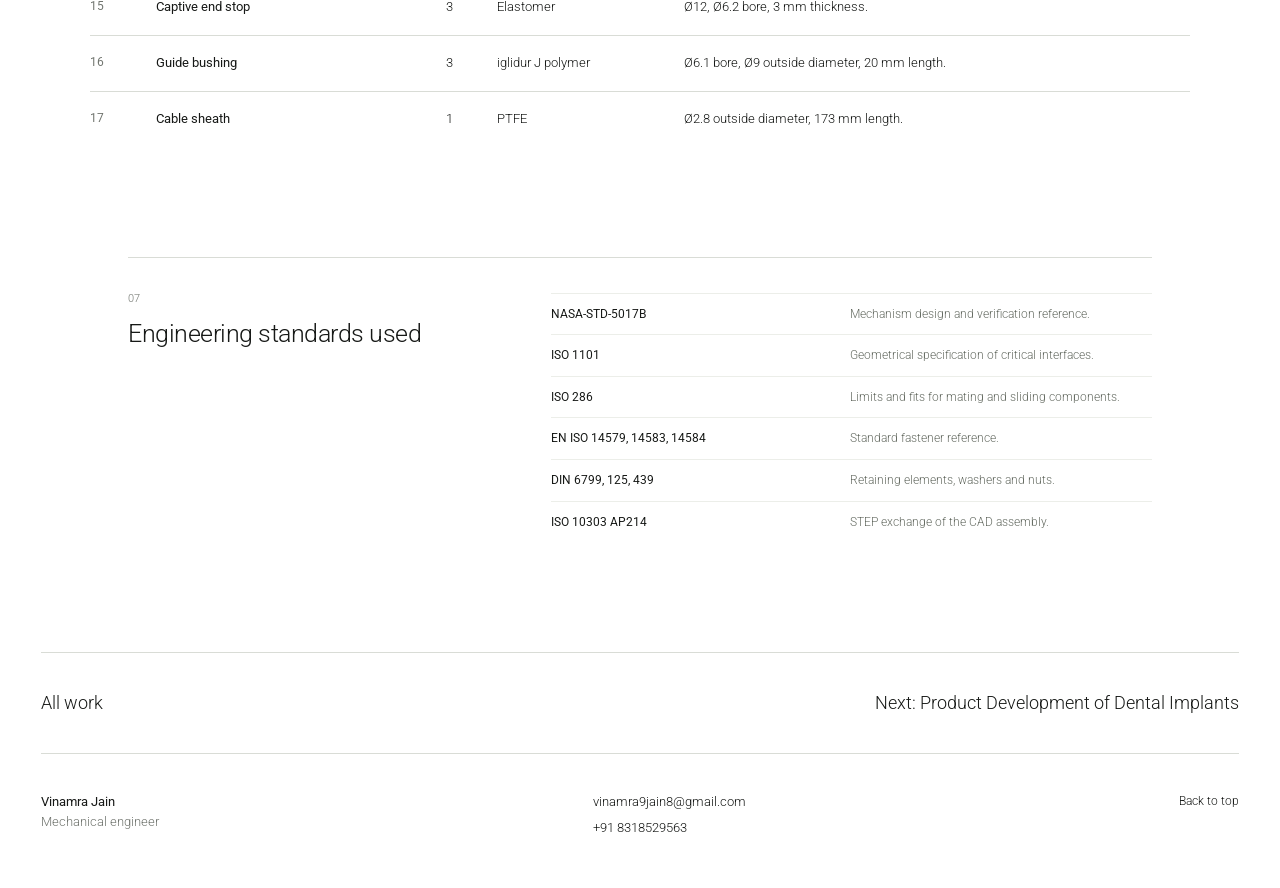
<file: work/speed/index.html>
<!doctype html>
<html lang="en"><head><meta charset="UTF-8"/><meta name="viewport" content="width=device-width, initial-scale=1.0"/><link rel="icon" type="image/svg+xml" href="/favicon.svg"/><meta name="theme-color" content="#ffffff"/><meta name="description" content="A compact mechanical ejection assembly, designed in Autodesk Fusion 360. Original CAD, release animation, component interfaces and manufacturing decisions."/><title>NASA SPEED — Vinamra Jain</title>  <script type="module" crossorigin src="/assets/index-CvhrBysk.js"></script>
  <link rel="stylesheet" crossorigin href="/assets/index-mKnkCIzh.css">
</head><body><div id="root"></div></body></html>
</file>
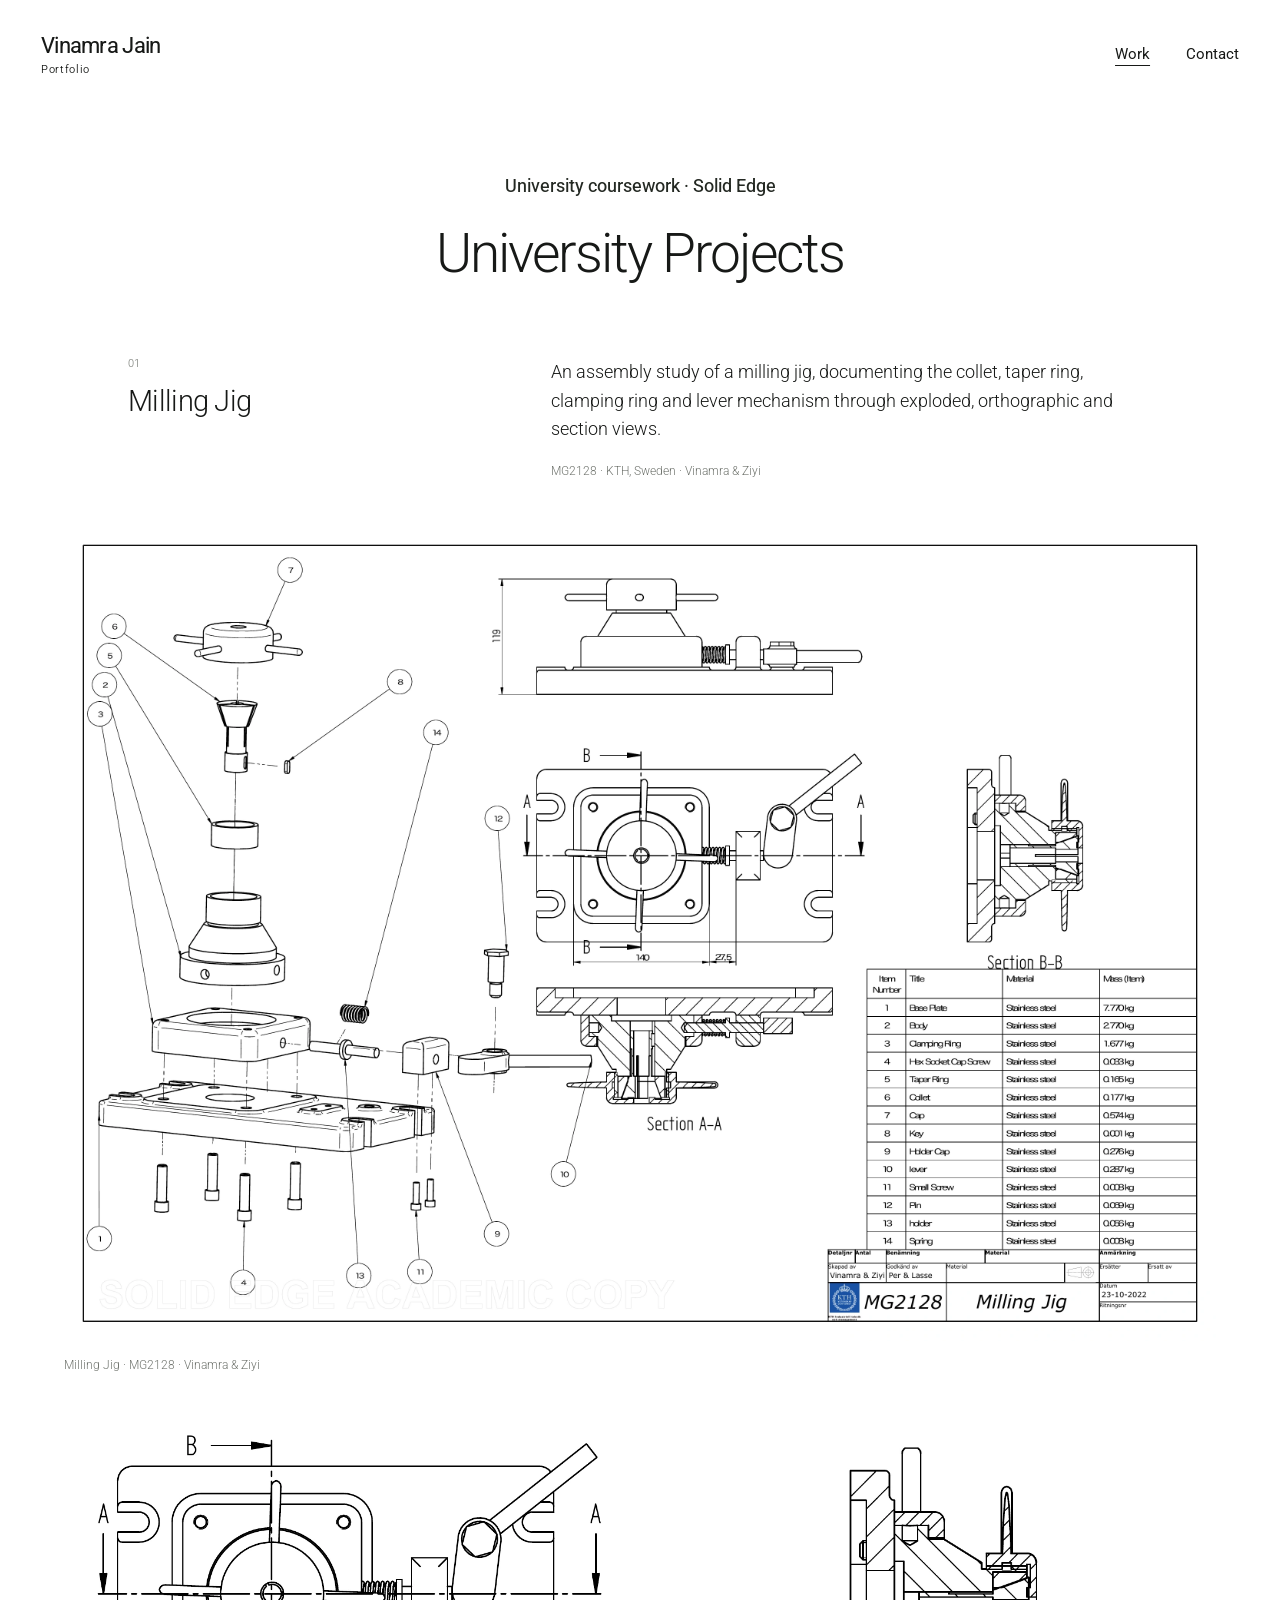
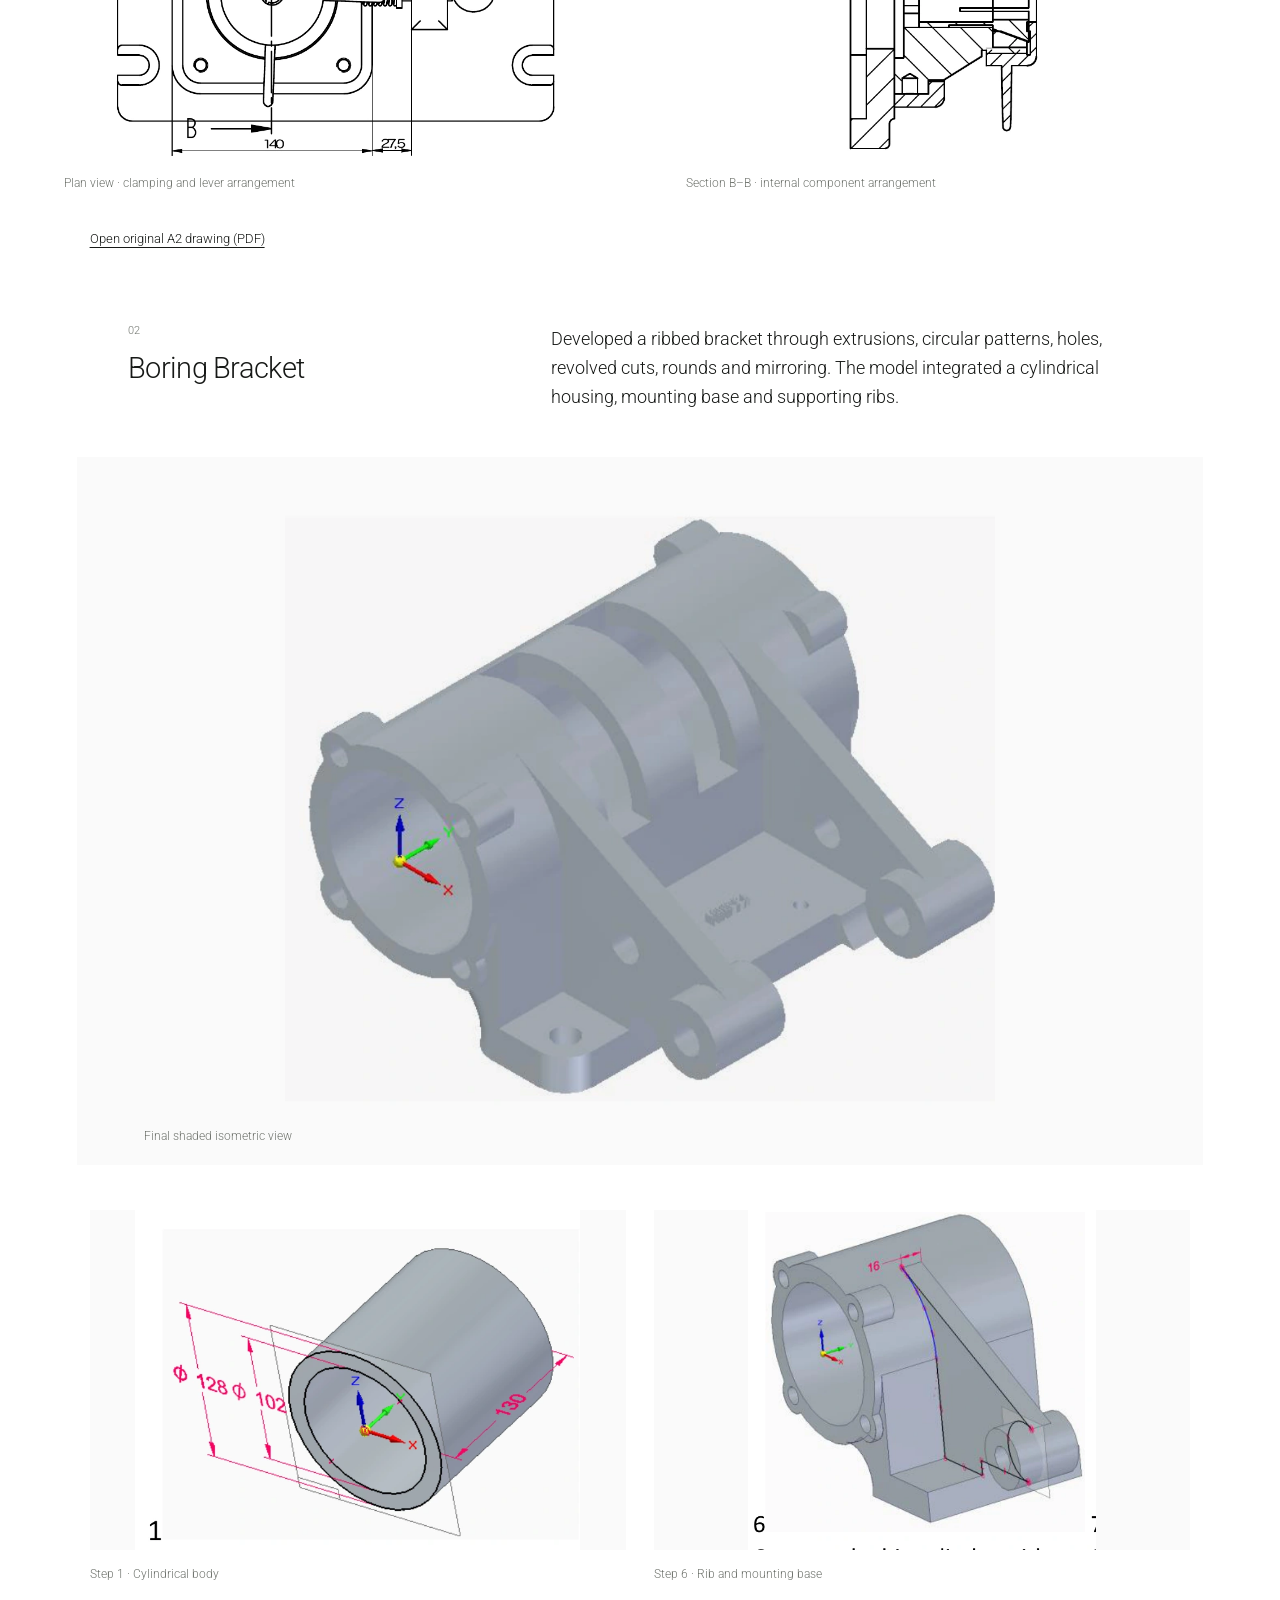
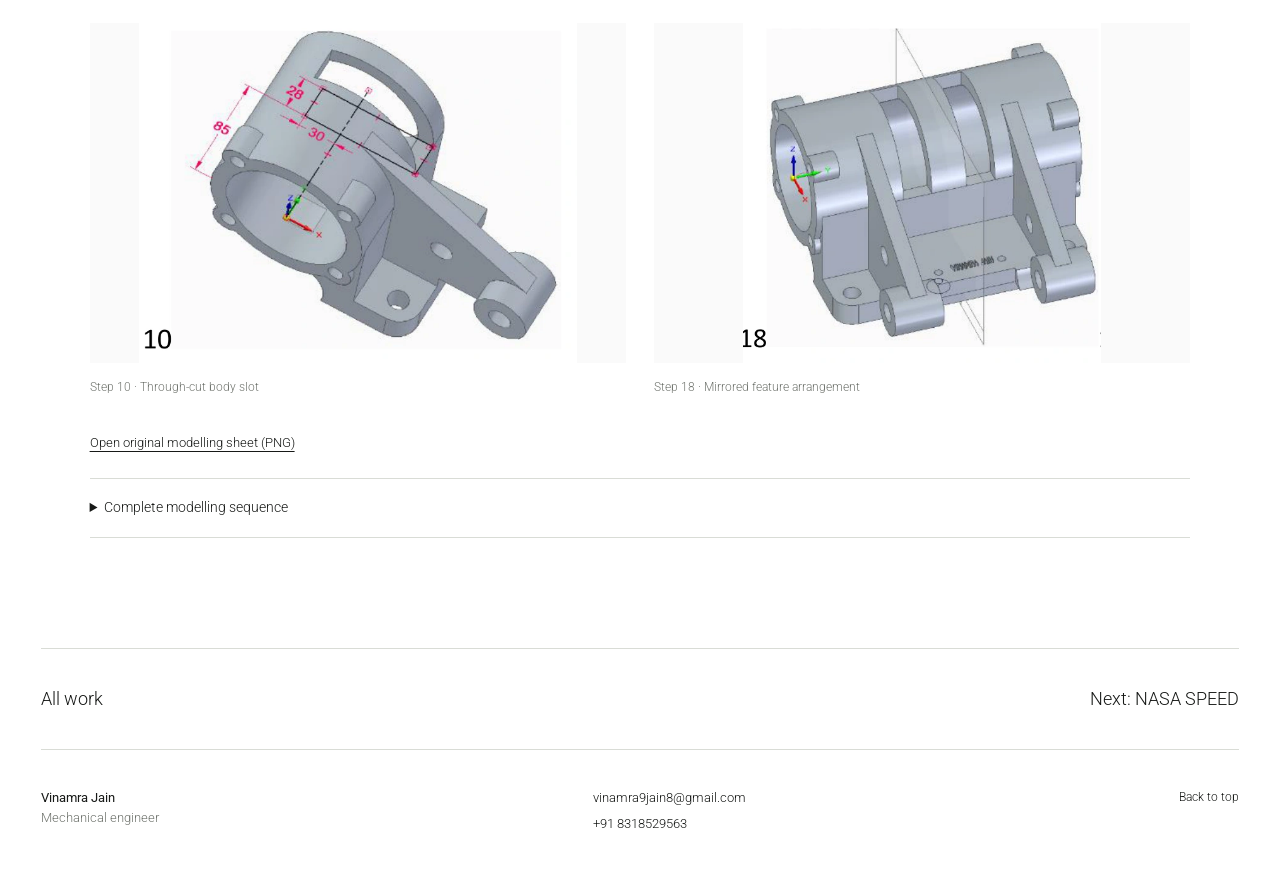
<file: work/university/index.html>
<!doctype html>
<html lang="en"><head><meta charset="UTF-8"/><meta name="viewport" content="width=device-width, initial-scale=1.0"/><link rel="icon" type="image/svg+xml" href="/favicon.svg"/><meta name="theme-color" content="#ffffff"/><meta name="description" content="Milling jig assembly drawings and boring bracket CAD development, presented from the original university project sheets."/><title>University Projects — Vinamra Jain</title>  <script type="module" crossorigin src="/assets/index-CvhrBysk.js"></script>
  <link rel="stylesheet" crossorigin href="/assets/index-mKnkCIzh.css">
</head><body><div id="root"></div></body></html>
</file>
<file: assets/index-mKnkCIzh.css>
@font-face{font-family:Roboto Variable;font-style:normal;font-display:swap;font-weight:100 900;src:url(/assets/roboto-cyrillic-ext-wght-normal-BCp_3N7R.woff2)format("woff2-variations");unicode-range:U+460-52F,U+1C80-1C8A,U+20B4,U+2DE0-2DFF,U+A640-A69F,U+FE2E-FE2F}@font-face{font-family:Roboto Variable;font-style:normal;font-display:swap;font-weight:100 900;src:url(/assets/roboto-cyrillic-wght-normal-fOt7epNf.woff2)format("woff2-variations");unicode-range:U+301,U+400-45F,U+490-491,U+4B0-4B1,U+2116}@font-face{font-family:Roboto Variable;font-style:normal;font-display:swap;font-weight:100 900;src:url(/assets/roboto-greek-ext-wght-normal-Bgw4czJT.woff2)format("woff2-variations");unicode-range:U+1F??}@font-face{font-family:Roboto Variable;font-style:normal;font-display:swap;font-weight:100 900;src:url(/assets/roboto-greek-wght-normal-DlT9XTxE.woff2)format("woff2-variations");unicode-range:U+370-377,U+37A-37F,U+384-38A,U+38C,U+38E-3A1,U+3A3-3FF}@font-face{font-family:Roboto Variable;font-style:normal;font-display:swap;font-weight:100 900;src:url(/assets/roboto-math-wght-normal-4a3xuzGk.woff2)format("woff2-variations");unicode-range:U+302-303,U+305,U+307-308,U+310,U+312,U+315,U+31A,U+326-327,U+32C,U+32F-330,U+332-333,U+338,U+33A,U+346,U+34D,U+391-3A1,U+3A3-3A9,U+3B1-3C9,U+3D1,U+3D5-3D6,U+3F0-3F1,U+3F4-3F5,U+2016-2017,U+2034-2038,U+203C,U+2040,U+2043,U+2047,U+2050,U+2057,U+205F,U+2070-2071,U+2074-208E,U+2090-209C,U+20D0-20DC,U+20E1,U+20E5-20EF,U+2100-2112,U+2114-2115,U+2117-2121,U+2123-214F,U+2190,U+2192,U+2194-21AE,U+21B0-21E5,U+21F1-21F2,U+21F4-2211,U+2213-2214,U+2216-22FF,U+2308-230B,U+2310,U+2319,U+231C-2321,U+2336-237A,U+237C,U+2395,U+239B-23B7,U+23D0,U+23DC-23E1,U+2474-2475,U+25AF,U+25B3,U+25B7,U+25BD,U+25C1,U+25CA,U+25CC,U+25FB,U+266D-266F,U+27C0-27FF,U+2900-2AFF,U+2B0E-2B11,U+2B30-2B4C,U+2BFE,U+3030,U+FF5B,U+FF5D,U+1D400-1D7FF,U+1EE??}@font-face{font-family:Roboto Variable;font-style:normal;font-display:swap;font-weight:100 900;src:url(/assets/roboto-symbols-wght-normal-B7iHSfaG.woff2)format("woff2-variations");unicode-range:U+1-C,U+E-1F,U+7F-9F,U+20DD-20E0,U+20E2-20E4,U+2150-218F,U+2190,U+2192,U+2194-2199,U+21AF,U+21E6-21F0,U+21F3,U+2218-2219,U+2299,U+22C4-22C6,U+2300-243F,U+2440-244A,U+2460-24FF,U+25A0-27BF,U+28??,U+2921-2922,U+2981,U+29BF,U+29EB,U+2B??,U+4DC0-4DFF,U+FFF9-FFFB,U+10140-1018E,U+10190-1019C,U+101A0,U+101D0-101FD,U+102E0-102FB,U+10E60-10E7E,U+1D2C0-1D2D3,U+1D2E0-1D37F,U+1F0??,U+1F100-1F1AD,U+1F1E6-1F1FF,U+1F30D-1F30F,U+1F315,U+1F31C,U+1F31E,U+1F320-1F32C,U+1F336,U+1F378,U+1F37D,U+1F382,U+1F393-1F39F,U+1F3A7-1F3A8,U+1F3AC-1F3AF,U+1F3C2,U+1F3C4-1F3C6,U+1F3CA-1F3CE,U+1F3D4-1F3E0,U+1F3ED,U+1F3F1-1F3F3,U+1F3F5-1F3F7,U+1F408,U+1F415,U+1F41F,U+1F426,U+1F43F,U+1F441-1F442,U+1F444,U+1F446-1F449,U+1F44C-1F44E,U+1F453,U+1F46A,U+1F47D,U+1F4A3,U+1F4B0,U+1F4B3,U+1F4B9,U+1F4BB,U+1F4BF,U+1F4C8-1F4CB,U+1F4D6,U+1F4DA,U+1F4DF,U+1F4E3-1F4E6,U+1F4EA-1F4ED,U+1F4F7,U+1F4F9-1F4FB,U+1F4FD-1F4FE,U+1F503,U+1F507-1F50B,U+1F50D,U+1F512-1F513,U+1F53E-1F54A,U+1F54F-1F5FA,U+1F610,U+1F650-1F67F,U+1F687,U+1F68D,U+1F691,U+1F694,U+1F698,U+1F6AD,U+1F6B2,U+1F6B9-1F6BA,U+1F6BC,U+1F6C6-1F6CF,U+1F6D3-1F6D7,U+1F6E0-1F6EA,U+1F6F0-1F6F3,U+1F6F7-1F6FC,U+1F7??,U+1F800-1F80B,U+1F810-1F847,U+1F850-1F859,U+1F860-1F887,U+1F890-1F8AD,U+1F8B0-1F8BB,U+1F8C0-1F8C1,U+1F900-1F90B,U+1F93B,U+1F946,U+1F984,U+1F996,U+1F9E9,U+1FA00-1FA6F,U+1FA70-1FA7C,U+1FA80-1FA89,U+1FA8F-1FAC6,U+1FACE-1FADC,U+1FADF-1FAE9,U+1FAF0-1FAF8,U+1FB??}@font-face{font-family:Roboto Variable;font-style:normal;font-display:swap;font-weight:100 900;src:url(/assets/roboto-vietnamese-wght-normal-_f1XEJpo.woff2)format("woff2-variations");unicode-range:U+102-103,U+110-111,U+128-129,U+168-169,U+1A0-1A1,U+1AF-1B0,U+300-301,U+303-304,U+308-309,U+323,U+329,U+1EA0-1EF9,U+20AB}@font-face{font-family:Roboto Variable;font-style:normal;font-display:swap;font-weight:100 900;src:url(/assets/roboto-latin-ext-wght-normal-DYIxWhlt.woff2)format("woff2-variations");unicode-range:U+100-2BA,U+2BD-2C5,U+2C7-2CC,U+2CE-2D7,U+2DD-2FF,U+304,U+308,U+329,U+1D00-1DBF,U+1E00-1E9F,U+1EF2-1EFF,U+2020,U+20A0-20AB,U+20AD-20C0,U+2113,U+2C60-2C7F,U+A720-A7FF}@font-face{font-family:Roboto Variable;font-style:normal;font-display:swap;font-weight:100 900;src:url(/assets/roboto-latin-wght-normal-ccAYIvAh.woff2)format("woff2-variations");unicode-range:U+??,U+131,U+152-153,U+2BB-2BC,U+2C6,U+2DA,U+2DC,U+304,U+308,U+329,U+2000-206F,U+20AC,U+2122,U+2191,U+2193,U+2212,U+2215,U+FEFF,U+FFFD}:root{color:#171917;font-synthesis:none;--paper:#f6f6f3;--muted:#71756f;--line:#d9dcd6;--accent:#146d68;background:#fff;font-family:Roboto Variable,Roboto,Arial,sans-serif;font-size:15px;font-weight:300;line-height:1.55}*{box-sizing:border-box}html{scroll-behavior:smooth;scroll-padding-top:30px}body{margin:0}a{color:inherit;text-decoration:none}button{color:inherit;font:inherit;cursor:pointer;background:0 0;border:0}img,video,canvas{max-width:100%;display:block}button:focus-visible,a:focus-visible{outline:2px solid var(--accent);outline-offset:5px}button{touch-action:manipulation}figure,p,h1,h2,h3,dl,dd{margin:0}h1,h2,h3{font-weight:300;line-height:1.16}strong{font-weight:450}a:hover{text-underline-offset:4px;text-decoration:underline}.site-header{border-bottom:1px solid #0000;justify-content:space-between;align-items:center;height:110px;margin:0 3.2%;display:flex}.wordmark{letter-spacing:-.7px;font-size:22px;font-weight:420;line-height:1.05}.wordmark span{letter-spacing:.06em;margin-top:7px;font-size:11px;font-weight:350;display:block}.site-header nav{gap:36px;font-size:15px;font-weight:400;display:flex}.site-header .work-link{text-underline-offset:6px;text-decoration:underline}.skip-link{z-index:100;background:#fff;padding:12px;position:absolute;top:-100px;left:20px}.skip-link:focus{top:10px}.home-layout{grid-template-columns:210px 1fr;gap:38px;margin:33px 3.2% 130px;display:grid}.home-intro{padding-top:8px}.home-intro h1{letter-spacing:-.5px;margin-bottom:30px;font-size:22px;line-height:1.33}.home-intro p{max-width:190px;margin-bottom:18px;font-size:14px;line-height:1.6}.index-label{color:var(--muted);margin-top:72px;font-size:11px;display:block}.project-grid{grid-template-columns:1fr 1fr;align-items:start;gap:42px 8px;display:grid}.project-tile{min-width:0;display:block}.project-tile:hover{text-decoration:none}.tile-image{background:var(--paper);aspect-ratio:1.18;overflow:hidden}.tile-image img{object-fit:contain;width:100%;height:100%;transition:transform .65s cubic-bezier(.2,.6,.2,1)}.project-tile:hover .tile-image img{transform:scale(1.025)}.speed-tile{grid-column:1/-1}.speed-tile .tile-image{aspect-ratio:1.95}.speed-tile .tile-image img{object-fit:cover}.dental-tile{grid-column:1/-1}.dental-tile .tile-image{aspect-ratio:2.3}.implant-home{background:#f9f9fb;justify-content:center;align-items:center;gap:8%;padding:20px 12%;display:flex}.implant-home img{mix-blend-mode:multiply;width:24%;height:100%}.tile-title{justify-content:space-between;align-items:baseline;gap:15px;padding:12px 3px 0;display:flex}.tile-title h2{letter-spacing:-.4px;font-size:20px}.tile-title span{font-size:12px}.detail-tile .tile-image{aspect-ratio:1.25}.detail-tile img{object-fit:contain;padding:6%}.research-tile .tile-image{background:#f1f2f4;align-items:center;display:flex}.research-tile img{mix-blend-mode:multiply;height:auto}.project-heading{grid-template-columns:1.8fr 1fr;column-gap:50px;width:84%;max-width:1180px;margin:62px auto 64px;display:grid}.eyebrow{color:#676d66;grid-column:1/-1;margin-bottom:25px;font-size:12px}.project-heading h1{letter-spacing:-2px;font-size:clamp(37px,4.3vw,64px);line-height:1.07}.project-deck{align-self:end;padding-bottom:4px;font-size:18px;line-height:1.5}.case-study{animation:.35s both page-enter}.hero-figure{background:var(--paper);margin:0 1.5%}.hero-figure img{object-fit:contain;width:100%;height:min(75vw,760px)}.hero-figure figcaption{color:#5b6159;background:#fff;padding:14px 2%;font-size:12px}.section-intro{grid-template-columns:1fr 1.7fr;gap:70px;width:80%;max-width:1110px;margin:112px auto 45px;scroll-margin-top:45px;display:grid}.section-intro h2{letter-spacing:-.7px;font-size:29px}.section-intro h2>span,.standards-section h2>span{color:var(--muted);letter-spacing:0;margin-bottom:14px;font-size:11px;display:block}.section-intro p{font-size:18px;line-height:1.6}.section-intro .software-note{color:var(--muted);margin-top:18px;font-size:12px}.packaging-pair{grid-template-columns:1fr 1fr;gap:8px;margin:0 3.2%;display:grid}.packaging-pair figure{background:var(--paper)}.packaging-pair img{object-fit:contain;width:100%;height:600px}.image-open{width:100%;padding:0;display:block}.image-open img{width:100%;height:auto}figcaption{color:#61665e;padding:13px 0 0;font-size:12px;line-height:1.5}figcaption>span{float:right}figure:has(.image-open){min-width:0}.packaging-pair figcaption{background:#fff;padding:13px 16px 18px}.constraint-strip{border-top:1px solid var(--line);grid-template-columns:repeat(3,1fr);gap:25px;width:80%;max-width:1110px;margin:48px auto 0;padding-top:23px;display:grid}.constraint-strip strong{font-size:20px;font-weight:350;display:block}.constraint-strip span{color:var(--muted);margin-top:5px;font-size:12px;display:block}.cad-viewer{background:var(--paper);margin:0 3.2%;position:relative}.cad-toolbar{justify-content:space-between;align-items:center;gap:10px;padding:22px 28px 0;display:flex}.pose-switch{gap:23px;display:flex}.pose-switch button{border-bottom:1px solid #0000;padding:4px 0;font-size:13px}.pose-switch button.active{border-color:#151715;font-weight:450}.reset-view{color:#666c62;font-size:12px}.cad-stage{height:min(68vw,750px);min-height:540px;position:relative}.cad-canvas{cursor:grab;touch-action:none;position:absolute;inset:0}.cad-canvas:active{cursor:grabbing}.cad-canvas canvas{width:100%;height:100%}.cad-loading{text-align:center;width:100%;color:var(--muted);pointer-events:none;font-size:13px;position:absolute;top:48%}.cad-fallback{object-fit:contain;width:100%;height:100%;position:absolute;inset:0}.cad-leaders{pointer-events:none;width:100%;height:100%;position:absolute;inset:0}.cad-leaders polyline{fill:none;stroke:#828e80;stroke-width:.08px;vector-effect:non-scaling-stroke;stroke-width:.65px}.cad-leaders circle{fill:#4f6458}.cad-leaders g.selected polyline{stroke:var(--accent);stroke-width:1.5px}.cad-labels button{text-align:left;background:0 0;width:20%;padding:7px;font-size:12px;line-height:1.4;position:absolute;transform:translateY(-50%)}.cad-labels .left{left:2%}.cad-labels .right{right:2%}.cad-labels .cad-label-number{color:#838a7e;margin-bottom:3px;font-size:10px;display:block}.cad-labels button.selected{color:var(--accent);font-weight:500}.cad-footer{color:#73796f;justify-content:space-between;gap:20px;padding:14px 28px 20px;font-size:11px;display:flex}.mobile-parts{display:none}.viewer-placeholder{background:var(--paper);place-items:center;height:600px;display:grid}.annotated-detail{background:#fff;margin:0 3.2%;position:relative}.annotated-detail>img{width:100%;height:auto}.annotated-detail>svg{pointer-events:none;width:100%;height:100%;position:absolute;inset:0}.annotated-detail polyline{fill:none;stroke:#777e73;stroke-width:.65px;vector-effect:non-scaling-stroke}.annotated-detail circle{fill:#465546}.detail-label{white-space:nowrap;background:#ffffffed;padding:5px 7px;font-size:12px;line-height:1.2;position:absolute;transform:translate(-30%)}.mechanism-metrics{border-top:1px solid var(--line);grid-template-columns:repeat(4,1fr);gap:25px;width:80%;max-width:1110px;margin:35px auto 0;padding-top:24px;display:grid}.mechanism-metrics strong{font-size:32px;font-weight:300;line-height:1.1;display:block}.mechanism-metrics span{color:var(--muted);margin-top:10px;font-size:12px;display:block}.guided-layout{grid-template-columns:1.8fr 1fr;align-items:center;gap:5%;margin:0 7%;display:grid}.guided-layout .annotated-detail{margin:0}.guided-notes p{max-width:250px;margin-bottom:35px;font-size:14px}.guided-notes strong{margin-bottom:9px;font-size:20px;font-weight:350;display:block}.safety-layout{grid-template-columns:1.5fr 1fr;align-items:center;gap:8%;margin:95px 8% 0;display:grid}.safety-layout figure{background:var(--paper)}.safety-layout img{object-fit:contain;height:530px}.safety-layout h3{letter-spacing:-.5px;margin-bottom:30px;font-size:27px}.release-sequence{margin:0;padding:0;list-style:none}.release-sequence li{grid-template-columns:30px 1fr;gap:12px;margin-top:23px;display:grid}.release-sequence li>span{color:var(--muted);padding-top:3px;font-size:11px}.release-sequence p{font-size:14px}.release-sequence strong{margin-bottom:4px;font-weight:450;display:block}.motion-figure{background:#fff;margin:0 3.2%}.motion-figure video{object-fit:contain;width:100%;height:auto;max-height:850px}.motion-figure figcaption{text-align:center;padding-top:18px}.interface-grid{grid-template-columns:1fr 1fr 1fr;gap:16px;margin:0 3.2%;display:grid}.interface-grid img{object-fit:contain;background:var(--paper);height:350px}.interface-grid figure:last-child img{background:#fff}.manufacturing-layout{grid-template-columns:1.1fr 1fr;align-items:center;gap:6%;margin:0 6%;display:grid}.manufacturing-layout figure img{object-fit:contain;background:var(--paper);height:650px}.material-table>div{border-top:1px solid var(--line);grid-template-columns:1fr 1.5fr;gap:25px;padding:19px 0;display:grid}.material-table h3{font-size:14px;font-weight:400;line-height:1.5}.material-table p{font-size:12px;line-height:1.6}.material-table strong{margin-bottom:3px;font-weight:400;display:block}.dfma-notes{grid-template-columns:repeat(3,1fr);gap:45px;width:80%;max-width:1110px;margin:45px auto 0;display:grid}.dfma-notes p{font-size:13px}.dfma-notes span{margin-bottom:12px;font-size:17px;display:block}.standards-section{border-top:1px solid var(--line);grid-template-columns:1fr 1.7fr;gap:70px;width:80%;max-width:1110px;margin:110px auto 0;padding-top:35px;display:grid}.standards-section h2{letter-spacing:-.5px;font-size:25px}.standards-context{color:var(--muted);margin-bottom:20px;font-size:12px}.standards-section dl>div{border-top:1px solid #eceee9;grid-template-columns:1fr 1.1fr;gap:25px;padding:11px 0;font-size:12px;display:grid}.standards-section dt{font-weight:400}.standards-section dd{color:#666c63}.project-source{width:80%;max-width:1110px;color:var(--muted);margin:38px auto 0;font-size:11px}.project-source a{text-decoration:underline}.project-navigation{border-top:1px solid var(--line);justify-content:space-between;gap:20px;margin:110px 3.2% 0;padding:36px 0;font-size:18px;display:flex}.project-navigation span{margin-left:25px}footer{border-top:1px solid var(--line);justify-content:space-between;gap:30px;margin:0 3.2%;padding:38px 0 50px;font-size:13px;display:flex}footer p{font-weight:400}footer p span{color:var(--muted);font-weight:300}footer .back-top{font-size:12px}.dental-hero{grid-template-columns:1fr;gap:8px;margin:0 3.2%;display:grid}.dental-hero figure{background:#f4f5f7;grid-template-columns:1fr 130px;align-items:center;padding:12px 28px;display:grid}.dental-hero img{object-fit:contain;mix-blend-mode:multiply;max-height:240px}.dental-hero figcaption{padding:0 0 0 20px;font-size:13px}.dental-hero figcaption span{display:none}.finding{width:80%;max-width:1110px;margin:85px auto 0;padding-bottom:15px}.finding>span{color:var(--muted);margin-bottom:23px;font-size:11px;display:block}.finding h2{letter-spacing:-1px;max-width:960px;font-size:clamp(27px,3.3vw,46px);line-height:1.22}.parameter-matrix{border-top:1px solid var(--line);grid-template-columns:1fr 2fr;gap:60px;width:80%;max-width:1110px;margin:0 auto 50px;padding-top:25px;display:grid}.matrix-number strong{letter-spacing:-6px;font-size:100px;font-weight:250;line-height:1;display:block}.matrix-number span{color:var(--muted);margin-top:10px;font-size:12px;display:block}.parameter-matrix dl{grid-template-columns:1fr 1fr;gap:23px 35px;display:grid}.parameter-matrix dt{font-size:15px;font-weight:400}.parameter-matrix dd{color:#6a7065;margin-top:5px;font-size:13px}.method-visuals{grid-template-columns:1fr 1.3fr;gap:15px;margin:0 6%;display:grid}.method-visuals img{object-fit:contain;background:#f7f8fa;height:430px}.method-caption{color:var(--muted);width:80%;max-width:1110px;margin:25px auto 0;font-size:12px}.stress-comparisons{grid-template-columns:repeat(3,1fr);gap:28px;margin:55px 6% 0;display:grid}.stress-comparisons img{object-fit:contain;height:270px}.research-observation{grid-template-columns:1fr 1.7fr;gap:70px;width:80%;max-width:1110px;margin:58px auto 0;display:grid}.research-observation h3{letter-spacing:-.5px;font-size:26px}.research-observation p{font-size:16px;line-height:1.6}.taper-geometry{grid-template-columns:repeat(3,1fr);gap:8px;margin:0 8%;display:grid}.taper-geometry figure{background:#f8f8fa;padding:30px 35px 20px}.taper-geometry img{object-fit:contain;mix-blend-mode:multiply;height:370px}.taper-geometry figcaption{text-align:center}.geometry-specs{justify-content:center;gap:45px;margin:30px 8% 0;font-size:13px;display:flex}.assembly-research{grid-template-columns:1.1fr .8fr 1fr;align-items:end;gap:35px;margin:65px 8% 0;display:grid}.assembly-research img{object-fit:contain;height:350px}.load-study{margin:90px 6% 0}.loading-tabs{border-bottom:1px solid var(--line);gap:35px;display:flex}.loading-tabs button{border-bottom:1px solid #0000;margin-bottom:-1px;padding:13px 0;font-size:16px}.loading-tabs button[aria-selected=true]{border-bottom-color:#171917;font-weight:450}.load-heading{justify-content:space-between;align-items:baseline;margin:28px 0;display:flex}.load-heading h3{font-size:22px}.load-heading span{color:var(--muted);font-size:11px}.contour-grid{grid-template-columns:repeat(3,1fr);gap:12px;display:grid}.contour-grid img{aspect-ratio:1.22;object-fit:contain;background:#f1f4fa;width:100%;height:auto}.contour-grid figcaption{padding-top:10px}.comparison-plot{width:min(100%,700px);margin:40px auto 0}.comparison-plot img{object-fit:contain;max-height:450px}.publications{border-top:1px solid var(--line);grid-template-columns:1fr 1.7fr;gap:70px;width:80%;max-width:1110px;margin:105px auto 0;padding-top:35px;display:grid}.publications>h2{letter-spacing:-.6px;font-size:27px}.publications article+article{border-top:1px solid var(--line);margin-top:35px;padding-top:30px}.publications h3{margin:10px 0;font-size:21px;line-height:1.35}.publications p{color:#6a7066;font-size:12px}.publications a{border-bottom:1px solid #b1b5ac;margin:18px 25px 0 0;font-size:13px;display:inline-block}.publications small{color:var(--muted);margin-top:20px;font-size:11px;display:block}.lightbox{z-index:200;background:#fffffffa;flex-direction:column;justify-content:center;align-items:center;gap:15px;padding:70px 4% 35px;display:flex;position:fixed;inset:0}.lightbox img{object-fit:contain;max-width:96%;max-height:82vh}.lightbox>p{color:var(--muted);font-size:12px}.close-lightbox{padding:10px;font-size:16px;position:absolute;top:22px;right:28px}.compact .cad-stage{min-height:600px}.compact .cad-footer{display:none}@keyframes page-enter{0%{opacity:.5;transform:translateY(5px)}to{opacity:1;transform:translateY(0)}}@media (min-width:1600px){.home-layout{grid-template-columns:230px 1fr;gap:50px}.project-grid{max-width:1450px}.hero-figure img{height:850px}}@media (max-width:1000px){.home-layout{grid-template-columns:170px 1fr;gap:25px}.home-intro h1{font-size:20px}.home-intro p{font-size:13px}.project-heading{column-gap:35px;width:87%}.project-heading h1{font-size:43px}.project-deck{font-size:15px}.section-intro,.standards-section,.publications,.research-observation{grid-template-columns:1fr 1.5fr;gap:35px;width:85%}.section-intro h2{font-size:25px}.section-intro p{font-size:16px}.packaging-pair img{height:470px}.cad-labels button{width:22%;font-size:11px}.cad-stage{min-height:500px}.guided-layout{gap:3%;margin:0 4%}.guided-notes p{font-size:13px}.safety-layout{gap:5%;margin:75px 5% 0}.safety-layout img{height:420px}.safety-layout h3{font-size:24px}.interface-grid{grid-template-columns:1fr 1fr}.interface-grid figure:last-child{grid-column:1/-1;max-width:65%;margin:15px auto 0}.manufacturing-layout{grid-template-columns:1fr 1.2fr;gap:4%;margin:0 4%}.manufacturing-layout figure img{height:600px}.material-table>div{gap:14px}.dfma-notes{gap:25px;width:85%}.detail-label{font-size:10px}.dental-hero img{max-height:200px}.dental-hero figure{grid-template-columns:1fr 100px;padding:12px 20px}.dental-hero figcaption{font-size:12px}.taper-geometry{margin:0 5%}.taper-geometry figure{padding:25px 20px 18px}.taper-geometry img{height:300px}.geometry-specs{gap:23px}.method-visuals img{height:350px}.stress-comparisons{gap:15px}.stress-comparisons img{height:220px}.assembly-research{gap:20px;margin-left:5%;margin-right:5%}.assembly-research img{height:290px}}@media (max-width:680px){:root{font-size:14px}.site-header{height:88px;margin:0 6%}.wordmark{font-size:20px}.wordmark span{font-size:10px}.site-header nav{gap:23px;font-size:13px}.home-layout{margin:29px 5% 75px;display:block}.home-intro{padding:0 2% 33px}.home-intro h1{letter-spacing:-.7px;margin-bottom:18px;font-size:29px}.home-intro h1 br{display:none}.home-intro p{max-width:320px;margin-bottom:10px;font-size:14px}.index-label{margin-top:28px;font-size:10px}.project-grid{gap:32px 8px}.speed-tile .tile-image{aspect-ratio:1.15}.speed-tile .tile-image img{object-fit:cover;width:100%;height:100%}.tile-title h2{font-size:18px}.tile-title{padding-top:12px;display:block}.tile-title span{margin-top:4px;font-size:11px;display:block}.dental-tile .tile-image{aspect-ratio:1.4}.implant-home{gap:4%;padding:15px 6%}.implant-home img{width:29%}.detail-tile{grid-column:1/-1}.detail-tile .tile-image{aspect-ratio:1.5}.detail-tile .tile-title{display:flex}.project-heading{width:88%;margin:35px auto 33px;display:block}.eyebrow{margin-bottom:20px;font-size:10px;line-height:1.6}.project-heading h1{letter-spacing:-1.3px;font-size:38px;line-height:1.1}.project-deck{margin-top:24px;font-size:15px;line-height:1.6}.hero-figure{margin:0 3%}.hero-figure img{aspect-ratio:.95;object-fit:cover;height:auto}.hero-figure figcaption{padding:12px 4%;font-size:10px}.section-intro{width:86%;margin:68px auto 28px;display:block}.section-intro h2{letter-spacing:-.7px;margin-bottom:21px;font-size:27px}.section-intro h2>span{margin-bottom:11px;font-size:10px}.section-intro p{font-size:16px;line-height:1.6}.section-intro .software-note{font-size:11px}.packaging-pair{grid-template-columns:1fr 1fr;gap:8px;margin:0 4%}.packaging-pair img{height:330px}.packaging-pair figcaption{padding:12px 4px 0;font-size:10px}.constraint-strip{grid-template-columns:1fr;gap:0;width:86%;margin-top:30px;padding-top:0}.constraint-strip>div{border-bottom:1px solid var(--line);justify-content:space-between;align-items:center;gap:20px;padding:15px 0;display:flex}.constraint-strip strong{white-space:nowrap;font-size:16px}.constraint-strip span{text-align:right;max-width:130px;margin:0;font-size:11px}.cad-viewer{margin:0 3%}.cad-toolbar{padding:19px 15px 0}.pose-switch{gap:17px}.pose-switch button{font-size:12px}.reset-view{font-size:10px}.cad-stage{height:520px;min-height:0}.cad-leaders,.cad-labels{display:none}.cad-footer{padding:12px 16px 18px;font-size:10px}.mobile-parts{grid-template-columns:1fr 1fr;gap:0 15px;margin:0;padding:0 16px 17px;list-style:none;display:grid}.mobile-parts button{text-align:left;border-top:1px solid var(--line);gap:8px;width:100%;padding:10px 0;font-size:10px;line-height:1.4;display:flex}.mobile-parts span{color:var(--muted);font-size:9px}.mobile-parts button.selected{color:var(--accent);font-weight:500}.annotated-detail{margin:0 2%;overflow:hidden}.annotated-detail.release{margin-bottom:15px}.annotated-detail.release>img{object-fit:fill;height:310px}.detail-label{white-space:normal;max-width:75px;padding:3px;font-size:8px}.release .detail-label:last-child{left:85%!important}.mechanism-metrics{grid-template-columns:1fr 1fr;gap:25px 20px;width:86%;margin:10px auto 0;padding-top:22px}.mechanism-metrics strong{font-size:27px}.mechanism-metrics span{margin-top:7px;font-size:11px}.guided-layout{margin:0 4%;display:block}.guided-layout .annotated-detail{margin:0}.guided-layout .annotated-detail>img{height:auto;min-height:350px}.guided-layout .detail-label{font-size:9px}.guided-notes{grid-template-columns:1fr;gap:18px;margin:30px 4% 0;display:grid}.guided-notes p{grid-template-columns:125px 1fr;gap:12px;max-width:none;margin:0;font-size:13px;display:grid}.guided-notes strong{margin:0;font-size:16px;line-height:1.35}.safety-layout{margin:60px 7% 0;display:block}.safety-layout img{height:370px}.safety-layout h3{margin:32px 0 20px;font-size:25px}.release-sequence p{font-size:13px}.release-sequence li{gap:6px;margin-top:20px}.motion-figure{margin:0 2%}.motion-figure figcaption{padding-top:12px;font-size:10px}.interface-grid{grid-template-columns:1fr;gap:28px;margin:0 7%}.interface-grid img{height:340px}.interface-grid figure:last-child{grid-column:auto;max-width:none;margin:0}.interface-grid figcaption{font-size:11px}.manufacturing-layout{margin:0 7%;display:block}.manufacturing-layout figure img{height:420px}.manufacturing-layout figure{margin-bottom:30px}.material-table>div{grid-template-columns:1fr 1.45fr;gap:25px;padding:17px 0}.material-table h3{font-size:13px}.material-table p{font-size:12px}.dfma-notes{grid-template-columns:1fr;gap:22px;width:86%;margin-top:28px}.dfma-notes p{font-size:13px}.dfma-notes span{margin-bottom:6px;font-size:17px}.standards-section{width:86%;margin-top:65px;padding-top:27px;display:block}.standards-section h2{margin-bottom:24px;font-size:25px}.standards-section h2>span{font-size:10px}.standards-section dl>div{grid-template-columns:1fr 1fr;gap:16px;padding:13px 0;font-size:11px}.standards-context{font-size:11px}.project-source{width:86%;margin-top:25px;font-size:10px}.project-navigation{margin:65px 6% 0;padding:25px 0;font-size:15px}.project-navigation span{margin-left:8px}footer{flex-wrap:wrap;gap:25px;margin:0 6%;padding:27px 0 35px;font-size:12px}footer p{width:52%}footer .back-top{font-size:11px}.dental-hero{gap:7px;margin:0 4%}.dental-hero figure{padding:13px 10px 11px;display:block}.dental-hero img{height:auto;max-height:none}.dental-hero figcaption{text-align:right;padding:10px 0 0;font-size:10px}.finding{width:86%;margin-top:48px}.finding>span{margin-bottom:17px;font-size:10px}.finding h2{letter-spacing:-.7px;font-size:28px;line-height:1.27}.parameter-matrix{grid-template-columns:1fr;gap:25px;width:86%;margin-bottom:35px}.matrix-number{align-items:center;gap:25px;display:flex}.matrix-number strong{letter-spacing:-4px;font-size:75px}.matrix-number span{max-width:100px;font-size:12px}.parameter-matrix dl{gap:22px 20px}.parameter-matrix dt{font-size:14px}.parameter-matrix dd{font-size:11px}.method-visuals{grid-template-columns:1fr;gap:25px;margin:0 6%}.method-visuals img{height:auto;max-height:400px}.method-visuals figcaption{font-size:11px}.method-caption{width:86%;margin-top:22px;font-size:11px}.stress-comparisons{grid-template-columns:1fr;gap:30px;margin:40px 7% 0}.stress-comparisons img{height:auto;max-height:340px}.stress-comparisons figcaption{font-size:11px}.research-observation{width:86%;margin-top:40px;display:block}.research-observation h3{margin-bottom:17px;font-size:25px}.research-observation p{font-size:15px}.taper-geometry{gap:6px;margin:0 4%}.taper-geometry figure{padding:20px 8px 14px}.taper-geometry img{height:185px}.taper-geometry figcaption{font-size:9px;line-height:1.5}.taper-geometry figcaption>span{display:none}.geometry-specs{grid-template-columns:1fr 1fr;gap:12px 20px;margin:22px 8% 0;font-size:11px;display:grid}.assembly-research{grid-template-columns:1fr 1fr;gap:25px 18px;margin:40px 7% 0}.assembly-research figure:first-child{grid-column:1/-1;max-width:380px;margin:auto}.assembly-research img{height:230px}.assembly-research figcaption{font-size:10px}.load-study{margin:60px 5% 0}.loading-tabs{gap:24px}.loading-tabs button{padding:12px 0;font-size:13px}.load-heading{margin:24px 0;display:block}.load-heading h3{font-size:20px}.load-heading span{margin-top:10px;font-size:10px;display:block}.contour-grid{grid-template-columns:1fr;gap:25px;margin:0 3%}.contour-grid img{aspect-ratio:auto;background:#fff;max-height:360px}.contour-grid figcaption{font-size:11px}.comparison-plot{margin-top:30px}.comparison-plot figcaption{font-size:11px}.publications{width:86%;margin-top:60px;padding-top:25px;display:block}.publications>h2{margin-bottom:27px;font-size:26px}.publications h3{font-size:19px}.publications p{font-size:11px}.publications small{font-size:10px}.publications a{font-size:12px}.lightbox{padding:70px 2% 30px}.lightbox img{max-width:100%}.lightbox>p{text-align:center;font-size:11px}.close-lightbox{top:12px;right:12px}}@media (prefers-reduced-motion:reduce){html{scroll-behavior:auto}*{transition:none!important;animation:none!important}}.cam-detail-pair{grid-template-columns:1.45fr 1fr;gap:16px;margin:30px 7% 0;display:grid}.cam-detail-pair img{object-fit:contain;background:var(--paper);height:410px}.method-visuals{grid-template-columns:.8fr 1fr 1.2fr}.method-visuals img{height:370px}.method-visuals figure:first-child img{background:#fff;padding:15px}@media (max-width:680px){.cam-detail-pair{grid-template-columns:1fr;gap:25px;margin:25px 6% 0}.cam-detail-pair img{height:310px}.method-visuals{grid-template-columns:1fr}.method-visuals img{height:auto;max-height:390px}.method-visuals figure:first-child img{height:330px}}@media (min-width:681px){.speed-tile,.dental-tile{grid-column:auto}.speed-tile .tile-image,.dental-tile .tile-image{aspect-ratio:.96}.speed-tile .tile-image img{object-fit:contain}.implant-home{gap:3%;padding:18px 5%}.implant-home img{object-fit:contain;width:30%;height:80%}.home-layout{margin-top:40px}.detail-tile .tile-title{display:block}.detail-tile .tile-title span:last-child{display:none}}@media (max-width:680px){.speed-tile .tile-image img,.hero-figure img{object-fit:contain}}.dental-finding{letter-spacing:-.3px;font-size:21px;line-height:1.4}.dental-finding>span{letter-spacing:0;color:var(--muted);margin-bottom:15px;font-size:10px;display:block}.dental-case .project-heading{grid-template-columns:1.3fr 1fr;column-gap:9%}.cad-leaders:has(g.selected) g:not(.selected){opacity:.18}.cad-labels:has(button.selected) button:not(.selected){opacity:.55}@media (max-width:680px){.dental-finding{margin-top:28px;font-size:20px;line-height:1.4}.dental-finding>span{margin-bottom:12px;font-size:10px}}.mobile-pin,.mobile-detail-key{display:none}@media (max-width:680px){.annotated-detail .detail-label,.annotated-detail>svg{display:none}.mobile-pin{color:#23392b;background:#fff;border:1px solid #647364;border-radius:50%;place-items:center;width:20px;height:20px;font-size:10px;font-weight:450;display:grid;position:absolute;transform:translate(-50%,-50%)}.mobile-detail-key{grid-template-columns:1fr 1fr;gap:10px 15px;width:88%;margin:15px auto 25px;padding:0;font-size:11px;line-height:1.5;list-style:none;display:grid}.mobile-detail-key li{gap:9px;display:flex}.mobile-detail-key li span{color:var(--muted);font-size:10px}.mobile-parts button{font-size:11px}.mobile-parts span{font-size:10px}.guided-layout .mobile-detail-key{margin-bottom:10px}.home-intro h1 br{display:initial}}.tile-image picture{width:100%;height:100%;display:block}.hero-figure picture{display:block}@media (max-width:680px){.hero-figure figcaption{font-size:11px}.speed-tile .tile-image{aspect-ratio:1.08}.hero-figure img{aspect-ratio:.95;object-fit:contain}.annotated-detail>svg{display:block}.annotated-detail polyline{stroke-width:.6px}.annotated-detail circle{r:.4}}.speed-case .project-heading{text-align:center;flex-direction:column;align-items:center;gap:0;margin-bottom:55px;display:flex}.speed-case .project-heading .eyebrow{color:#242923;max-width:850px;margin-bottom:24px;font-size:18px;font-weight:450;line-height:1.55}.speed-case .project-heading h1{text-align:center;width:100%}.speed-case .section-intro p+p{margin-top:18px}.shell-intro{grid-template-columns:1fr 1.7fr;align-items:start;gap:70px;width:80%;max-width:1110px;margin:40px auto 28px;display:grid}.shell-intro h3{letter-spacing:-.5px;font-size:25px}.shell-intro p{font-size:16px;line-height:1.65}.shell-design-visual{background:var(--paper);width:80%;max-width:1110px;margin:0 auto}.shell-design-visual img{object-fit:contain;height:600px}.shell-design-visual figcaption{background:#fff;padding-top:15px}.packaged-assembly{margin:60px 0 0}.packaged-assembly>figure{width:80%;max-width:1110px;margin:0 auto}.packaged-assembly img{object-fit:contain;background:var(--paper);height:650px}.constraint-table-wrap{width:80%;max-width:1110px;margin:0 auto}.constraint-table{border-collapse:collapse;text-align:left;width:100%;font-size:15px;line-height:1.7}.constraint-table th,.constraint-table td{vertical-align:top;border-top:1px solid var(--line);padding:23px 0}.constraint-table thead th{color:#5c655a;border-top-color:#788174;padding:14px 0;font-size:12px;font-weight:450}.constraint-table tbody th{width:26%;padding-right:40px;font-size:18px;font-weight:400}.constraint-table td{font-weight:300}@media (max-width:1000px){.shell-intro{grid-template-columns:1fr 1.5fr;gap:35px;width:85%}.constraint-table-wrap,.shell-design-visual,.packaged-assembly>figure{width:85%}}@media (max-width:680px){.speed-case .project-heading{margin-bottom:35px}.speed-case .project-heading .eyebrow{max-width:330px;margin-bottom:25px;font-size:16px;line-height:1.5}.speed-case .project-heading h1{letter-spacing:-1.1px;font-size:36px}.speed-case .project-heading+.section-intro{margin-top:38px}.shell-intro{width:86%;margin:35px auto 25px;display:block}.shell-intro h3{margin-bottom:17px;font-size:24px}.shell-intro p{font-size:15px}.shell-design-visual,.packaged-assembly>figure{width:86%}.shell-design-visual img{height:440px}.packaged-assembly{margin-top:45px}.packaged-assembly img{height:470px}.constraint-table-wrap{width:86%}.constraint-table thead th{font-size:11px}.constraint-table th,.constraint-table td{padding:19px 0}.constraint-table tbody th{overflow-wrap:anywhere;width:28%;padding-right:17px;font-size:14px}.constraint-table td{font-size:13px;line-height:1.65}}.motion-intro{width:80%;max-width:1110px;margin:112px auto 38px}.section-number{color:var(--muted);margin-bottom:14px;font-size:11px;display:block}.motion-intro>h2{letter-spacing:-.7px;font-size:29px}.motion-stages{grid-template-columns:repeat(4,1fr);gap:28px;margin:30px 0 0;padding:0;list-style:none;display:grid}.motion-stages li{border-top:1px solid var(--line);grid-template-columns:22px 1fr;align-items:start;gap:10px;padding-top:17px;display:grid}.stage-number{color:var(--muted);padding-top:4px;font-size:10px}.motion-stages h3{margin-bottom:10px;font-size:18px;font-weight:400;line-height:1.3}.motion-stages p{font-size:13px;line-height:1.65}.speed-case .section-intro a{text-underline-offset:3px;-webkit-text-decoration:underline #9ca397;text-decoration:underline #9ca397}.bom-wrap{width:86%;max-width:1220px;margin:0 auto}.bom-table{border-collapse:collapse;text-align:left;table-layout:fixed;width:100%;font-size:13px;line-height:1.6}.bom-table caption{text-align:left;color:var(--muted);margin-bottom:15px;font-size:11px}.bom-table th,.bom-table td{border-top:1px solid var(--line);vertical-align:top;padding:17px 18px 17px 0;font-weight:300}.bom-table thead th{color:#60695d;border-top-color:#788174;padding-top:13px;padding-bottom:13px;font-size:11px;font-weight:450}.bom-table tbody th{font-size:13px;font-weight:400}.bom-item-id{color:var(--muted);margin-bottom:5px;font-size:10px;display:block}.bom-table td:last-child{padding-right:0}.bom-scope{color:var(--muted);max-width:750px;margin-top:20px;font-size:11px;line-height:1.65}@media (max-width:1000px){.motion-intro{width:85%}.motion-stages{gap:20px}.motion-stages li{grid-template-columns:1fr;gap:6px}.motion-stages h3{font-size:17px}.bom-wrap{width:90%}}@media (max-width:680px){.motion-intro{width:86%;margin:68px auto 28px}.motion-intro>h2{font-size:27px}.section-number{margin-bottom:11px;font-size:10px}.motion-stages{grid-template-columns:1fr;gap:17px;margin-top:25px}.motion-stages li{grid-template-columns:25px 1fr;gap:12px;padding-top:14px}.motion-stages h3{margin-bottom:6px;font-size:17px}.motion-stages p{font-size:14px;line-height:1.6}.stage-number{font-size:11px}.bom-wrap{width:86%}.bom-table,.bom-table tbody,.bom-table caption{display:block}.bom-table thead{clip-path:inset(50%);width:1px;height:1px;position:absolute;overflow:hidden}.bom-table tbody tr{border-top:1px solid var(--line);grid-template-columns:65px 1fr;column-gap:20px;padding:20px 0;display:grid}.bom-table tbody th,.bom-table tbody td{border:0;padding:0;font-size:13px;width:auto!important}.bom-table tbody th{grid-column:1/-1;align-items:baseline;gap:16px;margin-bottom:14px;font-size:16px;line-height:1.4;display:flex}.bom-item-id{flex:0 0 20px;margin:0;font-size:10px;display:inline-block}.bom-table td[data-label]:before{content:attr(data-label);color:var(--muted);margin-bottom:4px;font-size:10px;display:block}.bom-table td:last-child{grid-column:1/-1;margin-top:13px;font-size:14px;line-height:1.6}.bom-scope{margin-top:14px;font-size:11px}.constraint-table tbody th{overflow-wrap:normal;word-break:normal;-webkit-hyphens:none;hyphens:none}}.bom-table th:first-child{width:6%}.bom-table th:nth-child(2){width:24%}.bom-table th:nth-child(3){width:7%}.bom-table th:nth-child(4){width:17%}.bom-table th:nth-child(5){width:46%}.bom-table .bom-item-id{margin:0;font-size:12px}.bom-table .bom-component{font-weight:400}.bom-table td[data-label=Qty],.bom-table thead th:nth-child(3){text-align:center;font-variant-numeric:tabular-nums}@media (max-width:680px){.bom-table tbody tr{grid-template-columns:50px 1fr}.bom-table tbody th.bom-index{grid-area:1/1;align-self:baseline;margin-bottom:14px;display:block}.bom-table td.bom-component{grid-area:1/2;margin-bottom:14px;font-size:16px;font-weight:400;line-height:1.4}.bom-table td[data-label=Qty]{text-align:left;grid-area:2/1}.bom-table td[data-label=Material]{grid-area:2/2}.bom-table td[data-label=Model\ definition]{grid-area:3/1/auto/-1}.bom-table .bom-item-id{font-size:11px}}.cad-labels .cad-label-number{background:var(--paper);width:-moz-fit-content;width:fit-content}.cad-labels .cad-label-name{max-width:100%;font:inherit;color:inherit;line-height:inherit;background:var(--paper);display:inline-block}.home-layout .speed-tile .tile-image{background:#fff}.home-layout .speed-tile video{object-fit:contain;width:100%;height:100%}.profile-education h2,.profile-software h2{color:var(--muted);letter-spacing:.02em;margin-bottom:14px;font-size:11px;font-weight:450;line-height:1.4}.home-intro .profile-education p{max-width:none;margin-bottom:20px;font-size:13px;line-height:1.55}.profile-education strong{font-weight:400;display:block}.profile-education small{color:#656c62;margin-top:5px;font-size:12px;line-height:1.5;display:block}.profile-software{margin-top:28px}.profile-software dl>div{justify-content:space-between;gap:14px;padding:6px 0;font-size:13px;display:flex}.profile-software dd{color:#656c62;font-variant-numeric:tabular-nums;white-space:nowrap}.home-layout .tile-title{text-align:center;padding:16px 10px 0;display:block}.home-layout .tile-title h2{text-align:center;line-height:1.3}footer .contact-details{flex-direction:column;gap:6px;display:flex}@media (max-width:680px){.profile-education{grid-template-columns:1fr 1fr;gap:0 20px;display:grid}.profile-education h2{grid-column:1/-1}.home-intro .profile-education p{margin-bottom:0;font-size:12px}.profile-education small{font-size:11px}.profile-software{margin-top:24px}.profile-software dl{grid-template-columns:1fr 1fr;column-gap:25px;display:grid}.profile-software dl>div{padding:5px 0;font-size:12px}.home-layout .tile-title{padding-top:14px}footer p{width:auto}footer .contact-details{flex-basis:100%;order:2}}.profile-education .education-score{color:#454d43;margin-top:5px;font-size:11px;line-height:1.5;display:block}.dental-2019 .project-heading{text-align:center;flex-direction:column;align-items:center;gap:0;margin-bottom:48px;display:flex}.dental-2019 .project-heading h1{text-align:center;width:100%}.dental-2019 .project-heading .eyebrow{color:#242923;margin-bottom:24px;font-size:18px;font-weight:450;line-height:1.55}.dental-model-hero{background:#fafafb;grid-template-columns:repeat(3,1fr);gap:10px;margin:0 3.2%;display:grid}.dental-model-hero figure{min-width:0;padding:35px 18px 20px}.dental-model-hero img{object-fit:contain;mix-blend-mode:multiply;width:100%;height:370px}.dental-model-hero figcaption{text-align:center;color:#454b44;padding:18px 0 0;font-size:13px}.dental-2019 .section-intro{margin-top:85px}.thread-profile-study{margin:0 7%}.thread-profile-tabs{border-bottom:1px solid var(--line);gap:35px;margin-bottom:30px;display:flex}.thread-profile-tabs button{border-bottom:1px solid #0000;padding:15px 0;font-size:15px}.thread-profile-tabs button[aria-selected=true]{border-color:#171917;font-weight:450}.thread-profile-study figure{background:#fafafb;padding:25px 24px 0}.thread-profile-study img{object-fit:contain;mix-blend-mode:multiply;width:100%;height:400px}.thread-profile-study figcaption{color:var(--muted);padding:20px 0;font-size:12px}.dental-dimensions{border-top:1px solid var(--line);grid-template-columns:1.6fr 1fr 1fr;gap:30px;width:86%;margin:30px auto 0;padding-top:20px;display:grid}.dental-dimensions dt{color:var(--muted);margin-bottom:8px;font-size:12px}.dental-dimensions dd{font-size:16px}.dental-assembly{grid-template-columns:1.3fr 1fr;align-items:center;gap:8%;width:80%;margin:65px auto 0;display:grid}.dental-assembly figure{min-width:0}.dental-assembly img{object-fit:contain;width:100%;height:470px}.dental-assembly figcaption{color:var(--muted);padding-top:15px;font-size:12px}.dental-assembly h3{letter-spacing:-.5px;margin-bottom:22px;font-size:30px}.dental-assembly p{max-width:370px;font-size:17px;line-height:1.65}.dental-2019 .parameter-matrix{margin-bottom:38px}.dental-2019 .parameter-matrix dl>div:last-child{grid-column:1/-1}.dental-fea-setup{grid-template-columns:.7fr 1.3fr;gap:35px;margin:0 7% 40px;display:grid}.dental-fea-setup figure,.dental-fea-results figure{min-width:0}.dental-fea-setup img{object-fit:contain;width:100%;height:340px}.dental-fea-setup figcaption,.dental-fea-results figcaption{color:var(--muted);padding-top:15px;font-size:12px}.dental-fea-results{grid-template-columns:1fr 1fr;gap:18px;margin:0 4%;display:grid}.dental-fea-results img{width:100%;height:auto}.dental-selection{grid-template-columns:.7fr 1.3fr;align-items:start;gap:35px;margin:0 7%;display:grid}.dental-selection .selected-implant{background:#fafafb;padding:35px 20px;position:sticky;top:30px}.dental-selection .selected-implant img{object-fit:contain;mix-blend-mode:multiply;width:100%;height:570px}.dental-selection .selected-implant figcaption{text-align:center;padding-top:20px;font-size:14px}.dental-thread-results{gap:25px;display:grid}.dental-thread-results img{object-fit:contain;width:100%;max-height:270px}.dental-thread-results figcaption{color:var(--muted);padding-top:12px;font-size:12px}.dental-secondary-results{grid-template-columns:1fr 1fr;gap:40px;margin:55px 7% 0;display:grid}.dental-secondary-results figure{min-width:0}.dental-secondary-results img{object-fit:contain;width:100%;height:290px}.dental-secondary-results figcaption{padding-top:18px;font-size:14px;line-height:1.6}.dental-2019 .dental-standards{margin-top:85px}.dental-2019 .standards-context{margin-bottom:18px}.dental-publications>h2>span{color:var(--muted);margin-bottom:14px;font-size:11px;display:block}.dental-publications h3 a{font:inherit;margin:0}.dental-publications .publication-role{color:#50574e;margin-bottom:12px;font-size:12px}.dental-2019 .publications{margin-top:75px}.implant-home img{object-fit:contain;max-height:390px}@media (max-width:900px){.dental-2019 .project-heading{gap:30px}.dental-model-hero img{height:300px}.dental-assembly{gap:5%;width:86%}.dental-assembly img{height:370px}.dental-selection .selected-implant img{height:450px}.dental-thread-results img{max-height:220px}}@media (max-width:680px){.dental-2019 .project-heading .eyebrow{max-width:330px;margin-bottom:25px;font-size:16px;line-height:1.5}.dental-2019 .project-heading{margin-bottom:32px}.dental-2019 .project-heading h1{letter-spacing:-1.2px;font-size:35px}.dental-2019 .project-deck{font-size:17px}.dental-model-hero{gap:2px;margin:0 4%}.dental-model-hero figure{padding:16px 5px 13px}.dental-model-hero img{height:210px}.dental-model-hero figcaption{padding:12px 3px 0;font-size:10px;line-height:1.5}.dental-2019 .section-intro{margin-top:58px}.thread-profile-study{margin:0 5%}.thread-profile-tabs{justify-content:space-between;gap:0;margin-bottom:18px}.thread-profile-tabs button{padding:12px 3px;font-size:11px}.thread-profile-study figure{padding:12px 4px 0}.thread-profile-study img{object-fit:contain;height:auto;min-height:130px}.thread-profile-study figcaption{padding:14px 8px;font-size:10px;line-height:1.5}.dental-dimensions{grid-template-columns:1fr 1fr;gap:20px;width:86%;margin-top:22px}.dental-dimensions>div:first-child{grid-column:1/-1}.dental-dimensions dt{font-size:11px}.dental-dimensions dd{font-size:14px}.dental-assembly{flex-direction:column;align-items:stretch;gap:28px;margin-top:40px;display:flex}.dental-assembly img{height:330px}.dental-assembly figcaption{font-size:10px}.dental-assembly h3{margin-bottom:15px;font-size:25px}.dental-assembly p{max-width:none;font-size:15px}.dental-2019 .parameter-matrix{margin-bottom:30px}.dental-fea-setup{grid-template-columns:1fr;gap:28px;margin:0 7% 30px}.dental-fea-setup img{height:auto;max-height:340px}.dental-fea-setup figcaption,.dental-fea-results figcaption{padding-top:10px;font-size:10px;line-height:1.5}.dental-fea-results{grid-template-columns:1fr;gap:28px;margin:0 5%}.dental-selection{grid-template-columns:1fr;gap:28px}.dental-selection .selected-implant{padding:25px 18px;position:static}.dental-selection .selected-implant img{height:350px}.dental-selection .selected-implant figcaption{font-size:12px}.dental-thread-results{gap:28px}.dental-thread-results img{height:auto;max-height:none}.dental-thread-results figcaption{font-size:10px}.dental-secondary-results{grid-template-columns:1fr;gap:28px;margin-top:35px}.dental-secondary-results img{height:auto}.dental-secondary-results figcaption{font-size:12px}.dental-2019 .dental-standards{margin-top:55px}.dental-publications>h2>span{font-size:10px}.dental-2019 .publications{margin-top:55px}.dental-publications .publication-role{font-size:10px}}.bom-intro{align-items:baseline;row-gap:0}.bom-intro>.section-number{color:var(--muted);grid-column:1/-1;margin-bottom:14px;font-size:11px;line-height:1.16}@media (max-width:680px){.bom-intro{grid-template-columns:1fr auto;column-gap:12px;display:grid}.bom-intro h2{margin-bottom:0;font-size:24px}.bom-intro p{white-space:nowrap;font-size:10px}.bom-intro>.section-number{margin-bottom:11px;font-size:10px}}.university-tile{grid-column:1/-1}.university-cover{aspect-ratio:1.8;background:#fafafa;grid-template-columns:1fr 1fr;gap:5%;padding:30px 7%;display:grid}.university-cover img{object-fit:contain;mix-blend-mode:multiply;width:100%;height:100%;min-height:0}.university-case .project-heading{text-align:center;flex-direction:column;align-items:center;gap:0;margin-bottom:60px;display:flex}.university-case .project-heading .eyebrow{color:#242923;margin-bottom:24px;font-size:18px;font-weight:450;line-height:1.55}.university-case .project-heading h1{text-align:center;width:100%}.university-case .section-intro{margin-top:75px}.university-jig-layout{margin:0 5%}.university-case figure{min-width:0}.university-case figcaption{color:var(--muted);padding:15px 0 0;font-size:12px;line-height:1.5}.university-drawing img{width:100%;height:auto}.university-jig-views{grid-template-columns:1.1fr 1fr;align-items:center;gap:40px;margin-top:45px;display:grid}.university-jig-views>figure img{object-fit:contain;width:100%;height:340px}.university-original{width:86%;margin:35px auto 0}.university-original>a{text-underline-offset:4px;font-size:13px;text-decoration:underline}.university-original details{border-top:1px solid var(--line);border-bottom:1px solid var(--line);margin-top:24px}.university-original summary{cursor:pointer;padding:18px 0;font-size:14px}.university-original details figure{padding:20px 0 30px}.university-original details img{width:100%;height:auto}.university-bracket-final{background:#fafafa;margin:0 6%}.university-bracket-final figure{padding:35px 6% 20px}.university-bracket-final img{object-fit:contain;mix-blend-mode:multiply;width:100%;height:620px}.university-feature-grid{grid-template-columns:1fr 1fr;gap:40px 28px;margin:45px 7% 0;display:grid}.university-feature-grid img{object-fit:contain;background:#fafafa;width:100%;height:340px}@media (max-width:900px){.university-jig-views{gap:25px}.university-jig-views>figure img{height:300px}}@media (max-width:680px){.university-cover{aspect-ratio:1.05;gap:4%;padding:20px 5%}.university-case .project-heading{margin-bottom:35px}.university-case .project-heading .eyebrow{max-width:330px;margin-bottom:25px;font-size:16px;line-height:1.5}.university-case .project-heading h1{letter-spacing:-1.1px;font-size:36px}.university-case .section-intro{margin-top:55px}.university-jig-layout{margin:0 7%;display:block}.university-jig-views{flex-direction:column;gap:28px;margin-top:30px;padding-top:0;display:flex}.university-jig-views>figure img{height:auto}.university-case figcaption{padding-top:10px;font-size:10px}.university-original{margin-top:28px}.university-original>a{font-size:12px}.university-original summary{padding:16px 0;font-size:13px}.university-original details figure{padding:10px 0 20px}.university-bracket-final{margin:0 5%}.university-bracket-final figure{padding:20px 4%}.university-bracket-final img{height:330px}.university-feature-grid{grid-template-columns:1fr;gap:28px;margin-top:30px}.university-feature-grid img{height:auto;max-height:340px}}.lift-tile,.project-grid .university-tile{grid-column:auto}.lift-tile .tile-image{aspect-ratio:.96;background:var(--paper)}.lift-tile video{object-fit:contain;width:100%;height:100%;display:block}.lift-case .hero-figure img{aspect-ratio:1.6;object-fit:contain;mix-blend-mode:multiply;width:100%;height:auto}.lift-role{border-top:1px solid var(--line);grid-template-columns:1fr;gap:0;width:80%;max-width:1110px;margin:32px auto 0;padding-top:20px;font-size:16px;display:grid}.lift-role span{color:var(--muted);margin-bottom:9px;font-size:14px;display:block}.lift-detail-grid{grid-template-columns:1fr 1fr;gap:25px;width:86%;max-width:1220px;margin:55px auto 0;display:grid}.lift-detail-grid img{aspect-ratio:4/3;object-fit:contain;background:var(--paper);mix-blend-mode:multiply;width:100%}.lift-detail-grid figcaption{color:var(--muted);padding-top:12px;font-size:12px}.lift-geometry,.lift-outcome{border-top:1px solid var(--line);grid-template-columns:1fr 1fr;gap:60px;width:80%;max-width:1110px;margin:0 auto;padding-top:28px;display:grid}.lift-geometry h3,.lift-outcome h3{margin-bottom:12px;font-size:20px;font-weight:400;line-height:1.4}.lift-geometry p,.lift-outcome p{font-size:15px;line-height:1.7}.lift-equation>span{color:var(--muted);font-size:16px}.lift-equation p{letter-spacing:-.5px;white-space:nowrap;margin:18px 0 12px;font-size:clamp(22px,2.7vw,33px)}.lift-equation small{color:var(--muted);font-size:14px;line-height:1.65;display:block}.lift-motion video{object-fit:contain;background:var(--paper);width:100%;height:min(75vw,730px)}.lift-motion-scope{width:80%;max-width:1110px;color:var(--muted);margin:28px auto 0;font-size:13px;line-height:1.7}.lift-checks{width:80%;max-width:1110px;margin:0 auto}.lift-checks caption{text-align:left;color:var(--muted);padding:0 0 15px;font-size:16px;line-height:1.6}.lift-checks .constraint-table tbody th{font-variant-numeric:tabular-nums;width:20%}.lift-checks .constraint-table td:nth-child(2){width:30%}.lift-outcome{margin-top:50px}.lift-outcome p+p{margin-top:15px}.lift-viewer .cad-stage{height:700px;min-height:540px}.lift-viewer-note{color:var(--muted);max-width:850px;padding:0 32px 25px;font-size:11px;line-height:1.65}.lift-angle-control{border-top:1px solid var(--line);align-items:center;gap:25px;padding:18px 32px;font-size:12px;display:flex}.lift-angle-control label{white-space:nowrap}.lift-angle-control output{font-variant-numeric:tabular-nums;min-width:48px;margin-left:12px;display:inline-block}.lift-angle-control input{min-width:60px;accent-color:var(--accent);cursor:pointer;flex:1}.lift-angle-control input:disabled{opacity:.35;cursor:default}.lift-height{white-space:nowrap;color:var(--muted);font-size:11px}.lift-height strong{color:var(--fg);font-variant-numeric:tabular-nums;min-width:67px;margin-left:9px;font-size:13px;font-weight:400;display:inline-block}.lift-viewer button:focus-visible,.lift-angle-control input:focus-visible{outline:2px solid var(--accent);outline-offset:5px}@media (max-width:1000px){.lift-role,.lift-geometry,.lift-outcome,.lift-checks,.lift-motion-scope{gap:35px;width:85%}.lift-angle-control{gap:16px;padding:18px 20px}.lift-viewer .cad-labels button{font-size:11px}.lift-viewer .cad-stage{height:600px}}@media (max-width:680px){.project-grid .lift-tile,.project-grid .university-tile{grid-column:1/-1}.lift-tile .tile-image{aspect-ratio:1.15}.lift-case .hero-figure img{aspect-ratio:5/6}.lift-case .project-heading .eyebrow{font-size:12px}.lift-role{grid-template-columns:1fr;gap:19px;width:86%;margin-top:24px}.lift-detail-grid{grid-template-columns:1fr;gap:30px;width:86%;margin-top:35px}.lift-detail-grid figcaption{font-size:11px}.lift-geometry,.lift-outcome{grid-template-columns:1fr;gap:28px;width:86%}.lift-equation p{font-size:26px}.lift-geometry p,.lift-outcome p{font-size:15px}.lift-motion video{height:500px;max-height:85vh}.lift-motion-scope,.lift-checks{width:86%}.lift-motion-scope,.lift-checks .constraint-table{font-size:12px}.lift-checks .constraint-table td:nth-child(2){width:29%;padding-right:12px}.lift-checks .constraint-table tbody th{width:20%;padding-right:10px;font-size:13px}.lift-checks .constraint-table thead th{padding-right:12px;font-size:10px}.lift-outcome{margin-top:35px}.lift-bom td[data-label=Role]{grid-area:2/2}.lift-viewer .cad-stage{height:480px;min-height:0}.lift-angle-control{grid-template-columns:1fr 1.6fr;gap:15px;padding:18px 16px;display:grid}.lift-height{grid-column:1/-1}.lift-viewer-note{padding:0 16px 22px;font-size:10px}}.lift-pivot-detail{border-top:1px solid var(--line);grid-template-columns:1fr 1.7fr;gap:70px;width:80%;max-width:1110px;margin:50px auto 0;padding-top:28px;display:grid}.lift-pivot-detail h3{letter-spacing:-.5px;font-size:25px;line-height:1.3}.lift-pivot-detail p{font-size:15px;line-height:1.7}.lift-pivot-detail p+p{margin-top:17px}.lift-pivot-detail .lift-hardware-note{color:var(--muted);font-size:13px}.lift-pivot-detail a,.lift-material-rationale a,.lift-bom a{text-underline-offset:3px;-webkit-text-decoration:underline #9ca397;text-decoration:underline #9ca397}.lift-pivot-detail a,.lift-material-rationale a{white-space:normal}.lift-material-rationale{border-top:1px solid var(--line);grid-template-columns:1fr 1fr;gap:45px;margin-top:25px;padding-top:23px;display:grid}.lift-material-rationale p{font-size:13px;line-height:1.7}.lift-material-rationale strong{font-weight:450}.lift-bom td[data-label=Material] a{display:inline-block}.lift-case .project-navigation{margin-top:85px}@media (max-width:1000px){.lift-pivot-detail{grid-template-columns:1fr 1.5fr;gap:35px;width:85%}}@media (max-width:680px){.lift-pivot-detail{width:86%;margin-top:34px;padding-top:23px;display:block}.lift-pivot-detail h3{margin-bottom:20px;font-size:24px}.lift-pivot-detail p{font-size:15px}.lift-pivot-detail .lift-hardware-note{font-size:13px}.lift-material-rationale{grid-template-columns:1fr;gap:20px}.lift-bom td[data-label=Material]{font-size:13px}.lift-equation>span{font-size:16px}.lift-equation small{font-size:14px}}.lift-pivot-detail figure{margin-top:25px}.lift-pivot-detail .image-open{width:100%}.lift-pivot-detail img{aspect-ratio:4/3;object-fit:contain;background:var(--paper);mix-blend-mode:multiply;width:100%;height:auto}.lift-pivot-detail figcaption{color:var(--muted);padding-top:10px;font-size:11px;line-height:1.6}.lift-viewer .cad-labels button{max-width:23%}@media (max-width:680px){.lift-pivot-detail figure{margin:22px 0 25px}.lift-pivot-detail img{max-height:300px}.lift-bom td[data-label="Function and geometry"]{grid-area:3/1/auto/-1}}.lift-bom-heading{width:80%;max-width:1110px;margin:112px auto 38px}.lift-bom-title-row{justify-content:space-between;align-items:baseline;gap:30px;display:flex}.lift-bom-title-row h2{letter-spacing:-.7px;flex-shrink:0;font-size:29px;line-height:1.3}.lift-bom-title-row p{margin:0;font-size:15px;line-height:1.6}.lift-bom td[data-label=Material]{font-size:14px}@media (max-width:1000px){.lift-bom-heading{width:85%}.lift-bom-title-row{gap:25px}.lift-bom-title-row p{max-width:450px}}@media (max-width:680px){.lift-bom-heading{width:86%;margin:68px auto 28px}.lift-bom-title-row{display:block}.lift-bom-title-row h2{margin-bottom:18px;font-size:27px}.lift-bom-title-row p{font-size:15px}.lift-bom td[data-label=Material]{grid-area:2/2;margin-top:0;font-size:14px}.lift-checks caption{font-size:16px;line-height:1.6}}.lift-bom th:first-child{width:6%}.lift-bom th:nth-child(2){width:24%}.lift-bom th:nth-child(3){width:7%}.lift-bom th:nth-child(4){width:25%}.lift-bom th:nth-child(5){width:38%}.moon-tile{grid-column:1/-1}.moon-tile .tile-image{aspect-ratio:1.9;background:var(--paper)}.moon-tile .tile-image img{object-fit:contain;mix-blend-mode:multiply;padding:2% 5%}.moon-case .project-heading h1{grid-column:1/-1}.moon-case .section-intro a,.moon-references a{text-underline-offset:3px;-webkit-text-decoration:underline #9ca397;text-decoration:underline #9ca397}.moon-hero img{aspect-ratio:1.75;object-fit:contain;mix-blend-mode:multiply;width:100%;height:auto}.moon-hero figcaption{background:#fff;padding:15px 2%}.moon-scope{border-top:1px solid var(--line);width:80%;max-width:1110px;margin:32px auto 0;padding-top:20px}.moon-scope>span{color:var(--muted);margin-bottom:9px;font-size:16px;display:block}.moon-scope p{font-size:17px;line-height:1.6}.moon-pair{grid-template-columns:1fr 1fr;gap:28px;width:86%;max-width:1220px;margin:55px auto 0;display:grid}.moon-pair img{aspect-ratio:1.25;object-fit:contain;background:var(--paper);mix-blend-mode:multiply}.moon-wide{width:80%;max-width:1110px;margin:0 auto}.moon-wide img{mix-blend-mode:multiply;width:100%;height:auto}.moon-packing-diagram{margin-top:45px}.moon-packing-diagram img{object-fit:contain;max-height:540px}.moon-transfer{grid-template-columns:1.25fr 1fr;align-items:center;gap:60px;width:80%;max-width:1110px;margin:70px auto 0;display:grid}.moon-transfer img{background:var(--paper);mix-blend-mode:multiply;object-fit:contain;max-height:580px}.moon-transfer h3,.moon-resource-note h3,.moon-verification-grid h3{letter-spacing:-.5px;margin-bottom:20px;font-size:24px}.moon-transfer ol{margin:0;padding:0;list-style:none}.moon-transfer li{margin-bottom:17px;font-size:15px;line-height:1.7}.moon-case .moon-small{color:var(--muted);margin-top:20px;font-size:13px;line-height:1.7}.moon-case .mechanism-metrics strong{font-size:27px}.moon-motion video{object-fit:contain;background:#fff;width:100%;height:min(65vw,780px)}.moon-decisions td{line-height:1.75}.moon-analysis{align-items:center}.moon-analysis img{aspect-ratio:1.5;background:#fff}.moon-resource-note{border-top:1px solid var(--line);grid-template-columns:1fr 1.7fr;gap:70px;width:80%;max-width:1110px;margin:50px auto 0;padding-top:28px;display:grid}.moon-resource-note p{font-size:16px;line-height:1.7}.moon-bom th:first-child{width:6%}.moon-bom th:nth-child(2){width:24%}.moon-bom th:nth-child(3){width:7%}.moon-bom th:nth-child(4){width:23%}.moon-bom th:nth-child(5){width:40%}.moon-bom td{overflow-wrap:anywhere}.moon-drawing img{object-fit:contain;max-height:840px}.moon-verification-grid{border-top:1px solid var(--line);grid-template-columns:1fr 1fr;gap:60px;width:80%;max-width:1110px;margin:50px auto 0;padding-top:30px;display:grid}.moon-verification-grid p{font-size:16px;line-height:1.7}.moon-references{margin-top:75px}.moon-downloads{grid-template-columns:1fr 1fr;gap:28px 45px;width:80%;max-width:1110px;margin:0 auto;display:grid}.moon-downloads>a{border-top:1px solid var(--line);grid-template-columns:30px 1fr;column-gap:12px;padding:22px 0;display:grid}.moon-downloads span{color:var(--muted);grid-row:1/3;padding-top:5px;font-size:11px}.moon-downloads strong{font-size:20px;font-weight:350}.moon-downloads small{color:var(--muted);margin-top:8px;font-size:13px;line-height:1.6}.moon-case .project-navigation{margin-top:85px}.moon-viewer .cad-stage{height:720px;min-height:560px}.moon-viewer .cad-labels button{width:22%;max-width:22%}.moon-hatch-control{border-top:1px solid var(--line);align-items:center;gap:25px;padding:20px 28px;font-size:13px;display:flex}.moon-hatch-control label{white-space:nowrap}.moon-hatch-control output{font-variant-numeric:tabular-nums;width:40px;margin-left:12px;display:inline-block}.moon-hatch-control input{min-width:70px;accent-color:var(--accent);flex:1}.moon-hatch-control>span{color:var(--muted);font-size:12px}.moon-hatch-control input:disabled{opacity:.35}.moon-hatch-control input:focus-visible{outline:2px solid var(--accent);outline-offset:5px}.moon-viewer-note{color:var(--muted);max-width:950px;padding:0 28px 25px;font-size:12px;line-height:1.7}@media (max-width:1000px){.moon-scope,.moon-wide,.moon-transfer,.moon-resource-note,.moon-verification-grid,.moon-downloads{width:85%}.moon-transfer{gap:35px}.moon-resource-note{grid-template-columns:1fr 1.5fr;gap:35px}.moon-viewer .cad-stage{height:620px}.moon-viewer .cad-labels button{font-size:11px}.moon-hatch-control{gap:16px}.moon-hatch-control>span{max-width:160px}.moon-case .mechanism-metrics strong{font-size:23px}}@media (max-width:680px){.moon-tile .tile-image{aspect-ratio:1.15}.moon-tile .tile-image img{padding:4%}.moon-case .project-heading{margin-bottom:35px}.moon-case .project-heading h1{letter-spacing:-1.1px;font-size:36px}.moon-case .project-heading .eyebrow{max-width:320px;font-size:13px;line-height:1.6}.moon-hero img{aspect-ratio:5/6}.moon-hero figcaption{padding:14px 5%;font-size:11px}.moon-scope{width:86%;margin-top:25px}.moon-scope p{font-size:16px}.moon-pair{grid-template-columns:1fr;gap:32px;width:86%;margin-top:35px}.moon-wide{width:86%}.moon-packing-diagram{width:94%}.moon-packing-diagram figcaption{padding:13px 4% 0}.moon-transfer{width:86%;margin-top:40px;display:block}.moon-transfer>div{margin-top:30px}.moon-transfer li{font-size:15px}.moon-case .mechanism-metrics{grid-template-columns:1fr 1fr}.moon-case .mechanism-metrics strong{font-size:23px}.moon-motion video{height:380px;max-height:75vh}.moon-motion figcaption{text-align:left;font-size:11px}.moon-resource-note{width:86%;margin-top:35px;display:block}.moon-resource-note h3{font-size:23px}.moon-resource-note p{font-size:15px}.moon-bom td[data-label="Function and geometry"]{grid-area:3/1/auto/-1}.moon-bom td[data-label=Material]{font-size:14px}.moon-drawing{width:94%}.moon-drawing figcaption{padding:13px 4% 0}.moon-verification-grid{grid-template-columns:1fr;gap:30px;width:86%;margin-top:35px}.moon-verification-grid h3{font-size:23px}.moon-verification-grid p{font-size:15px}.moon-references{margin-top:60px}.moon-downloads{grid-template-columns:1fr;gap:8px;width:86%}.moon-downloads strong{font-size:21px}.moon-viewer .cad-stage{height:430px;min-height:0}.moon-viewer .cad-toolbar{padding:18px 16px 0}.moon-viewer .pose-switch{gap:18px}.moon-viewer .pose-switch button{font-size:12px}.moon-hatch-control{grid-template-columns:1fr 1.2fr;gap:14px;padding:18px 16px;display:grid}.moon-hatch-control>span{grid-column:1/-1;max-width:none;font-size:12px}.moon-viewer-note{padding:0 16px 22px;font-size:12px}}.moon-review .project-heading{margin-bottom:25px}.moon-lead{width:84%;max-width:1180px;max-inline-size:1180px;margin:0 auto;font-size:21px;line-height:1.6}.moon-quickfacts{border-top:1px solid var(--line);grid-template-columns:repeat(3,1fr);gap:25px;width:84%;max-width:1180px;margin:30px auto 0;padding-top:24px;display:grid}.moon-quickfacts strong{letter-spacing:-.8px;font-size:clamp(25px,3.4vw,42px);font-weight:300;line-height:1.2;display:block}.moon-quickfacts span{color:var(--muted);margin-top:9px;font-size:13px;display:block}.moon-review .moon-scope{border:0;grid-template-columns:130px 1fr;gap:9px 20px;width:84%;max-width:1180px;margin:27px auto 35px;padding:0;display:grid}.moon-review .moon-scope>span{margin:0;padding-top:3px;font-size:14px}.moon-review .moon-scope>p{font-size:15px}.moon-review .moon-scope .moon-status{color:var(--muted);grid-column:2;font-size:12px;line-height:1.6}.moon-review .moon-hero img{aspect-ratio:auto;object-fit:contain;max-height:900px}.moon-hero-key{display:none}.moon-jump-links{flex-wrap:wrap;gap:15px 30px;width:80%;max-width:1110px;margin:30px auto 0;font-size:13px;display:flex}.moon-jump-links a{text-underline-offset:4px;text-decoration:underline}.moon-requirement-grid{grid-template-columns:1fr 1fr;gap:24px 45px;width:80%;max-width:1110px;margin:0 auto;display:grid}.moon-requirement-grid>div{border-top:1px solid var(--line);padding-top:16px}.moon-requirement-grid span{color:var(--muted);margin-bottom:7px;font-size:12px;display:block}.moon-requirement-grid strong{font-size:17px;font-weight:350}.moon-table-wrap{width:80%;max-width:1110px;margin:0 auto}.moon-technical-table{border-collapse:collapse;table-layout:fixed;text-align:left;width:100%;font-size:14px;line-height:1.7}.moon-technical-table caption{text-align:left;color:var(--muted);padding-bottom:20px;font-size:13px;line-height:1.7}.moon-technical-table th,.moon-technical-table td{border-top:1px solid var(--line);vertical-align:top;overflow-wrap:break-word;padding:21px 20px 21px 0;font-weight:300}.moon-technical-table thead th{color:#586457;font-size:12px;font-weight:450}.moon-technical-table tbody th{font-size:16px;font-weight:400}.moon-technical-table th:first-child{width:21%}.moon-technical-table tbody th>span:not(.moon-evidence){color:var(--accent);margin-top:7px;font-size:12px;font-weight:350;display:block}.moon-technical-table td:last-child{padding-right:0}.moon-selected-row{background:#f1f5ef}.moon-selected-row th{padding-left:12px}.moon-mass-story{border-top:1px solid var(--line);grid-template-columns:1fr 1.1fr;align-items:center;gap:55px;width:80%;max-width:1110px;margin:55px auto 0;padding-top:30px;display:grid}.moon-mass-story h3,.moon-engineering-cards h3,.moon-next-gates h3{letter-spacing:-.5px;margin:14px 0 22px;font-size:25px;line-height:1.3}.moon-mass-story p,.moon-engineering-cards p{font-size:15px;line-height:1.75}.moon-mass-story p+p,.moon-engineering-cards p+p{margin-top:18px}.moon-mass-story img{width:100%;height:auto}.moon-evidence{letter-spacing:.025em;color:#476158;font-size:11px;line-height:1.6;display:inline-block}.moon-technical-table .moon-evidence{margin-top:8px;font-weight:350}.moon-exploded{margin-top:50px}.moon-exploded img{object-fit:contain;background:var(--paper);mix-blend-mode:multiply;height:auto;max-height:750px}.moon-details{border-top:1px solid var(--line);border-bottom:1px solid var(--line);width:86%;max-width:1220px;margin:50px auto 0;padding:24px 0}.moon-details summary{cursor:pointer;font-size:20px;line-height:1.45;list-style:disclosure-closed}.moon-details[open] summary{margin-bottom:26px;list-style:disclosure-open}.moon-details summary>span{color:var(--muted);margin-bottom:8px;font-size:12px;display:block}.moon-details summary strong{font-size:22px;font-weight:350}.moon-details summary small{color:var(--muted);margin-top:7px;font-size:13px;display:block}.moon-details>p{max-width:850px;margin:20px 0 30px;font-size:15px;line-height:1.7}.moon-details .bom-wrap{width:100%;max-width:none}.moon-details summary:focus-visible{outline:2px solid var(--accent);outline-offset:7px}.moon-sequence{grid-template-columns:repeat(3,1fr);gap:30px;width:86%;max-width:1220px;margin:0 auto;display:grid}.moon-sequence h3{margin-bottom:18px;font-size:20px;line-height:1.4}.moon-sequence h3>span{color:var(--muted);margin-bottom:8px;font-size:11px;display:block}.moon-sequence p{margin-top:20px;font-size:14px;line-height:1.7}.moon-sequence img{width:100%;height:auto}.moon-sequence-note{width:80%;max-width:1110px;color:var(--muted);margin:25px auto 0;font-size:13px;line-height:1.7}.moon-review .moon-motion{margin-top:65px}.moon-review .moon-motion figcaption>span{float:none;margin-right:15px}.moon-operation-strip{grid-template-columns:repeat(4,1fr);gap:30px;width:80%;max-width:1110px;margin:35px auto 0;display:grid}.moon-operation-strip p{border-top:1px solid var(--line);padding-top:18px;font-size:13px;line-height:1.7}.moon-operation-strip strong{margin-bottom:10px;font-size:17px;font-weight:400;display:block}.moon-load-pair{grid-template-columns:1fr 1fr;align-items:start;gap:35px;width:80%;max-width:1110px;margin:0 auto 45px;display:grid}.moon-load-pair img{object-fit:contain;height:auto;max-height:650px}.moon-engineering-cards{grid-template-columns:1fr 1fr;gap:55px;width:80%;max-width:1110px;margin:40px auto 0;display:grid}.moon-engineering-cards article{border-top:1px solid var(--line);padding-top:25px}.moon-analysis-details{width:80%;max-width:1110px}.moon-estimate-grid{grid-template-columns:1fr 1fr;gap:30px 45px;display:grid}.moon-estimate-grid p{font-size:15px;line-height:1.75}.moon-estimate-grid strong{margin-bottom:10px;font-size:19px;font-weight:350;display:block}.moon-analysis-details>figure{margin-top:30px}.moon-analysis-details>figure img{object-fit:contain;max-height:480px}.moon-verification-table{margin-top:50px}.moon-gap{margin-top:35px}.moon-gap img{object-fit:contain;height:auto;max-height:520px}.moon-next-gates{border-top:1px solid var(--line);grid-template-columns:1fr 1.7fr;gap:70px;width:80%;max-width:1110px;margin:55px auto 45px;padding-top:25px;display:grid}.moon-next-gates ol{margin:0;padding-left:21px}.moon-next-gates li{margin-bottom:18px;padding-left:6px;font-size:15px;line-height:1.75}.moon-reference-details{width:80%;max-width:1110px;margin-top:55px}.moon-reference-details dl>div{border-top:1px solid var(--line);grid-template-columns:1fr 1.3fr;gap:35px;padding:17px 0;font-size:14px;line-height:1.7;display:grid}.moon-reference-details a{text-underline-offset:3px;text-decoration:underline}.moon-reference-details dd{color:var(--muted)}@media (max-width:1000px){.moon-lead,.moon-quickfacts,.moon-review .moon-scope,.moon-jump-links,.moon-requirement-grid,.moon-table-wrap,.moon-mass-story,.moon-operation-strip,.moon-load-pair,.moon-engineering-cards,.moon-analysis-details,.moon-next-gates,.moon-reference-details{width:85%}.moon-mass-story,.moon-engineering-cards{gap:35px}.moon-sequence{gap:22px}.moon-next-gates{gap:35px}.moon-technical-table{font-size:13px}.moon-technical-table tbody th{font-size:15px}.moon-technical-table th,.moon-technical-table td{padding-right:17px}}@media (max-width:680px){.moon-lead,.moon-quickfacts,.moon-review .moon-scope{width:86%}.moon-lead{font-size:18px;line-height:1.6}.moon-quickfacts{gap:16px;margin-top:25px;padding-top:20px}.moon-quickfacts strong{letter-spacing:-.5px;white-space:nowrap;font-size:21px}.moon-quickfacts span{font-size:11px;line-height:1.5}.moon-review .moon-scope{margin:25px auto 28px;display:block}.moon-review .moon-scope>span{margin-bottom:7px}.moon-review .moon-scope>p{font-size:14px;line-height:1.7}.moon-review .moon-scope .moon-status{margin-top:12px;font-size:12px}.moon-hero-key{width:82%;color:var(--muted);grid-template-columns:1fr 1fr;gap:10px 24px;margin:25px auto 0;padding-left:20px;font-size:12px;line-height:1.6;list-style:decimal-leading-zero;display:grid}.moon-jump-links{gap:12px 23px;width:86%;margin-top:28px;font-size:13px}.moon-requirement-grid{grid-template-columns:1fr;gap:18px;width:86%}.moon-requirement-grid strong{font-size:16px}.moon-table-wrap{width:86%}.moon-technical-table,.moon-technical-table tbody{display:block}.moon-technical-table thead{clip-path:inset(50%);width:1px;height:1px;position:absolute;overflow:hidden}.moon-technical-table tbody tr{border-top:1px solid var(--line);padding:22px 0;display:block}.moon-technical-table th,.moon-technical-table td{border:0;padding:0;font-size:15px;line-height:1.75;display:block;width:auto!important}.moon-technical-table tbody th{margin-bottom:20px;font-size:20px;font-weight:350}.moon-technical-table td+td{margin-top:17px}.moon-technical-table td:before{content:attr(data-label);color:var(--muted);margin-bottom:6px;font-size:11px;line-height:1.5;display:block}.moon-selected-row{padding:22px 13px!important}.moon-technical-table .moon-evidence{margin-top:5px;display:block}.moon-mass-story{grid-template-columns:1fr;gap:25px;width:86%;margin-top:35px}.moon-mass-story h3,.moon-engineering-cards h3,.moon-next-gates h3{font-size:24px}.moon-mass-story p,.moon-engineering-cards p{font-size:15px}.moon-exploded{width:94%;margin-top:35px}.moon-exploded figcaption{padding:13px 4% 0}.moon-details{width:86%;margin-top:35px;padding:21px 0}.moon-details summary strong{font-size:21px}.moon-details>p{font-size:14px}.moon-sequence{grid-template-columns:1fr;gap:35px;width:86%}.moon-sequence h3{margin-bottom:17px;font-size:23px}.moon-sequence p{margin-top:14px;font-size:15px}.moon-sequence-note{width:86%;font-size:12px}.moon-operation-strip{grid-template-columns:1fr 1fr;gap:25px;width:86%}.moon-operation-strip p{font-size:14px}.moon-load-pair{grid-template-columns:1fr;gap:30px;width:86%;margin-bottom:30px}.moon-engineering-cards{grid-template-columns:1fr;gap:30px;width:86%;margin-top:30px}.moon-estimate-grid{grid-template-columns:1fr;gap:25px}.moon-analysis-details{width:86%}.moon-verification-table{margin-top:35px}.moon-gap{width:94%}.moon-gap figcaption{padding:13px 4% 0}.moon-next-gates{width:86%;margin-top:35px;display:block}.moon-next-gates h3{margin-bottom:25px}.moon-reference-details{width:86%}.moon-reference-details dl>div{font-size:14px;display:block}.moon-reference-details dd{margin-top:7px}}.moon-review .project-heading{text-align:center;flex-direction:column;align-items:center;gap:0;margin-bottom:55px;display:flex}.moon-review .project-heading .eyebrow{color:#242923;max-width:850px;margin-bottom:24px;font-size:18px;font-weight:450;line-height:1.55}.moon-review .project-heading h1{text-align:center;width:100%}.moon-review .moon-lead{width:80%;max-width:1110px;margin:40px auto 0;font-size:18px;line-height:1.65}.moon-review .moon-quickfacts,.moon-review .moon-scope{width:80%;max-width:1110px}.moon-review .moon-scope{margin-bottom:0}.moon-technical-table{font-size:15px}.moon-technical-table thead th{font-size:12px}.moon-technical-table tbody th{font-size:18px}.moon-review .moon-motion video{aspect-ratio:16/9;object-fit:contain;background:#f6f7f3;width:100%;height:auto;max-height:none}@media (max-width:1000px){.moon-review .moon-lead,.moon-review .moon-quickfacts,.moon-review .moon-scope{width:85%}}@media (max-width:680px){.moon-review .project-heading{margin-bottom:35px}.moon-review .project-heading .eyebrow{max-width:330px;margin-bottom:25px;font-size:16px;line-height:1.5}.moon-review .project-heading h1{letter-spacing:-1.1px;font-size:36px}.moon-review .moon-lead,.moon-review .moon-quickfacts,.moon-review .moon-scope{width:86%}.moon-review .moon-lead{margin-top:28px;font-size:16px}.moon-technical-table tbody th{font-size:20px}}.moon-review .moon-motion video{aspect-ratio:8/5}@media (max-width:680px){.moon-review .moon-motion figcaption{white-space:normal;line-height:1.65;display:block}.moon-review .moon-motion figcaption>span{margin:0 0 5px;display:block}}.moon-sharp .moon-hero img{object-fit:contain;aspect-ratio:auto;height:620px;max-height:620px}.moon-sharp .section-intro{margin-top:78px}.moon-sharp .moon-lead{margin-top:30px;font-size:20px}.moon-support-figure{width:88%;max-width:1250px;margin:0 auto}.moon-support-figure img{object-fit:contain;background:var(--paper);width:100%;height:auto;max-height:700px}.moon-support-figure figcaption{color:var(--muted);margin-top:14px;font-size:12px;line-height:1.65}.moon-load-path{border-top:1px solid var(--line);width:80%;max-width:1110px;margin:28px auto 0;padding-top:20px;font-size:16px;line-height:1.7}.moon-assumptions{grid-template-columns:1fr 2.2fr;gap:45px;width:80%;max-width:1110px;margin:30px auto 0;display:grid}.moon-assumptions h3{font-size:23px;line-height:1.35}.moon-assumptions dl>div{border-top:1px solid var(--line);grid-template-columns:105px 1fr;gap:22px;padding:13px 0;font-size:14px;line-height:1.65;display:grid}.moon-assumptions dt{font-weight:450}.moon-assumptions dd{margin:0}.moon-three-steps{grid-template-columns:repeat(3,1fr);margin-top:0}.moon-sharp .moon-motion{margin-top:30px}.moon-evidence-cards{grid-template-columns:repeat(3,1fr);gap:35px;width:80%;max-width:1110px;margin:0 auto 40px;display:grid}.moon-evidence-cards article{border-top:1px solid var(--line);padding-top:20px}.moon-evidence-cards span{color:var(--muted);font-size:11px}.moon-evidence-cards h3{margin:13px 0 17px;font-size:23px;line-height:1.35}.moon-evidence-cards p{font-size:15px;line-height:1.7}.moon-sharp .moon-details{width:80%;max-width:1110px;margin-top:22px}.moon-inspector .cad-viewer{width:100%;margin:0}.moon-deep-dive>.moon-table-wrap,.moon-deep-dive>.moon-mass-story,.moon-deep-dive>.moon-load-pair,.moon-deep-dive>.moon-engineering-cards,.moon-deep-dive>.moon-details{width:100%}.moon-deep-dive>.moon-load-pair{margin-top:40px}.moon-detail-note h3{margin-bottom:17px;font-size:23px}.moon-detail-note p{margin-bottom:16px;font-size:15px;line-height:1.7}.moon-sharp .moon-downloads{margin-top:35px}@media (max-width:1000px){.moon-assumptions,.moon-load-path,.moon-evidence-cards,.moon-sharp .moon-details{width:85%}.moon-assumptions{gap:30px}.moon-evidence-cards{gap:23px}}@media (max-width:680px){.moon-sharp .moon-hero img{aspect-ratio:auto;height:auto;max-height:none}.moon-sharp .section-intro{margin-top:55px}.moon-sharp .moon-lead{font-size:17px}.moon-support-figure{width:94%}.moon-support-figure figcaption{padding:0 4%;font-size:11px}.moon-load-path,.moon-assumptions,.moon-evidence-cards,.moon-sharp .moon-details{width:86%}.moon-load-path{font-size:14px}.moon-assumptions{display:block}.moon-assumptions h3{margin-bottom:20px}.moon-assumptions dl>div{grid-template-columns:85px 1fr;gap:16px;font-size:14px}.moon-three-steps{grid-template-columns:1fr;gap:15px}.moon-three-steps p{padding-top:13px}.moon-evidence-cards{grid-template-columns:1fr;gap:25px}.moon-evidence-cards h3{margin-bottom:12px;font-size:22px}.moon-sharp .moon-details summary strong{font-size:20px}.moon-sharp .moon-details summary small{font-size:12px}}.moon-support-key{display:none}@media (max-width:680px){.moon-support-key{width:82%;color:var(--muted);grid-template-columns:1fr 1fr;gap:10px 24px;margin:22px auto 0;padding-left:20px;font-size:12px;line-height:1.6;list-style:decimal-leading-zero;display:grid}}.moon-reveal-player{background:#fff;width:100%;position:relative}.moon-reveal-stage{aspect-ratio:16/9;background:#fff;width:100%;position:relative;overflow:hidden}.moon-reveal-stage>video{z-index:0;pointer-events:none;inset:0;width:100%!important;height:100%!important;position:absolute!important}.moon-reveal-stage>canvas{z-index:1;object-fit:contain;background:#fff;width:100%;height:100%;display:block;position:relative}.moon-reveal-stage>img{z-index:2;object-fit:contain;background:#fff;width:100%;height:100%;position:absolute;inset:0}.moon-reveal-controls{border-top:1px solid var(--line);background:#f6f6f3;align-items:center;gap:20px;padding:16px 22px;display:flex}.moon-reveal-controls>button{align-items:center;gap:9px;min-width:69px;padding:4px 0;font-size:14px;display:flex}.moon-reveal-controls>input{min-width:50px;accent-color:var(--accent);cursor:pointer;flex:1}.moon-reveal-controls>output{white-space:nowrap;font-variant-numeric:tabular-nums;font-size:13px}.moon-reveal-controls>.moon-fullscreen{justify-content:center;min-width:24px;font-size:24px}.moon-media-error{padding:14px 22px;font-size:14px}.moon-media-error a{text-decoration:underline}.moon-reveal-player:fullscreen{background:#fff;flex-direction:column;justify-content:center;display:flex}.moon-reveal-player:fullscreen .moon-reveal-stage{max-height:calc(100vh - 62px)}@media (max-width:680px){.moon-reveal-controls{gap:12px;padding:12px 14px}.moon-reveal-controls>button{gap:6px;min-width:55px;font-size:12px}.moon-reveal-controls>output{font-size:11px}.moon-reveal-controls>.moon-fullscreen{min-width:20px;font-size:20px}}.moon-sharp .shell-intro p+p{margin-top:14px}.moon-motion-context{max-width:700px;margin-top:18px;font-size:16px;line-height:1.65}.moon-calculation-topic{margin-top:40px}.moon-calculation-topic h3:not(:first-child){margin-top:28px}.moon-bom-note{width:80%;max-width:1110px;color:var(--muted);margin:18px auto 0}.moon-case .standards-section a{text-underline-offset:3px;text-decoration:underline}.moon-label-instruction{color:var(--muted);font-size:12px}.moon-viewer .cad-labels button:focus-visible{outline:2px solid var(--accent);outline-offset:2px}@media (max-width:680px){.moon-viewer .cad-leaders,.moon-viewer .cad-labels{display:block}.moon-viewer .cad-labels button{overflow-wrap:anywhere;padding:4px}.moon-motion-context{font-size:15px}.moon-bom-note{width:86%}}
</file>
